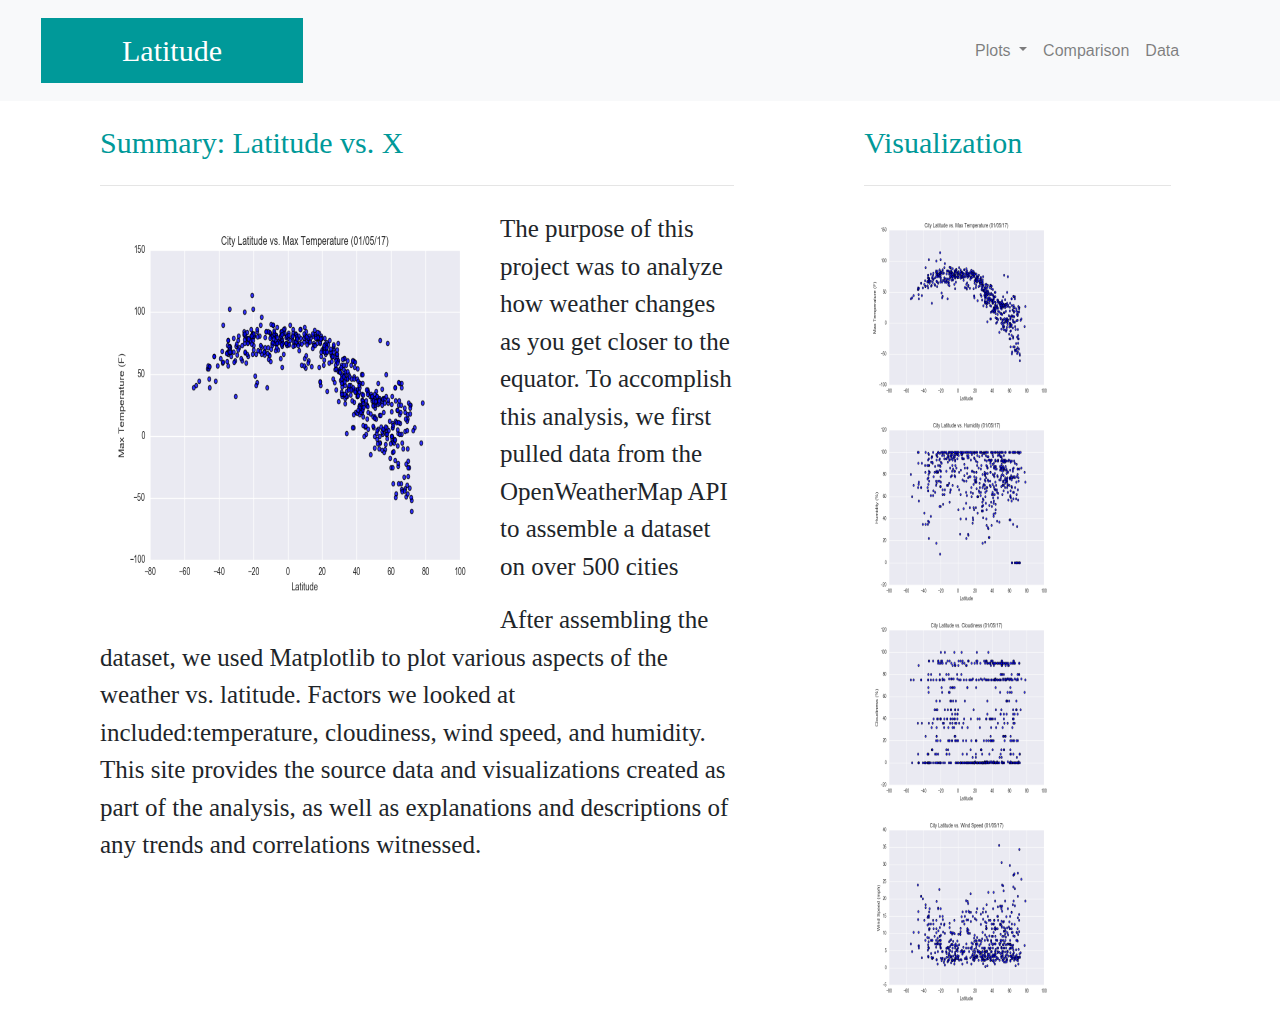
<file: index.html>
<!DOCTYPE html>
<html lang="en">

<head>
  <meta charset="UTF-8">
  <title>Web Visualization Dashboard</title>

  <link rel="stylesheet" href="https://stackpath.bootstrapcdn.com/bootstrap/4.3.1/css/bootstrap.min.css" integrity="sha384-ggOyR0iXCbMQv3Xipma34MD+dH/1fQ784/j6cY/iJTQUOhcWr7x9JvoRxT2MZw1T" crossorigin="anonymous">

  <script src="https://code.jquery.com/jquery-3.3.1.slim.min.js" integrity="sha384-q8i/X+965DzO0rT7abK41JStQIAqVgRVzpbzo5smXKp4YfRvH+8abtTE1Pi6jizo" crossorigin="anonymous"></script>
  <script src="https://cdnjs.cloudflare.com/ajax/libs/popper.js/1.14.7/umd/popper.min.js" integrity="sha384-UO2eT0CpHqdSJQ6hJty5KVphtPhzWj9WO1clHTMGa3JDZwrnQq4sF86dIHNDz0W1" crossorigin="anonymous"></script>
  <script src="https://stackpath.bootstrapcdn.com/bootstrap/4.3.1/js/bootstrap.min.js" integrity="sha384-JjSmVgyd0p3pXB1rRibZUAYoIIy6OrQ6VrjIEaFf/nJGzIxFDsf4x0xIM+B07jRM" crossorigin="anonymous"></script>

  <link rel="stylesheet" href="style.css">
</head>

<body>

  <nav class="navbar navbar-expand-lg navbar-light bg-light">

        <div class="col-md-3">
                 <div>
                    <a class="nav-link box green" href="index.html" target="_blank">Latitude</a>
                 </div>
        </div>

        <div class="col-md-6">
        </div>

        <div class="col-md-3">
            <button class="navbar-toggler" type="button" data-toggle="collapse" data-target="#navbarSupportedContent" aria-controls="navbarSupportedContent" aria-expanded="false" aria-label="Toggle navigation">
                <span class="navbar-toggler-icon"></span>
            </button>


             <div class="collapse navbar-collapse" id="navbarSupportedContent">
                <ul class="navbar-nav mr-auto">

                    <li class="nav-item dropdown">
                        <a class="nav-link dropdown-toggle" href="#" id="navbarDropdown" role="button" data-toggle="dropdown" aria-haspopup="true" aria-expanded="false">
                            Plots
                        </a>

                        <div class="dropdown-menu" aria-labelledby="navbarDropdown">
                            <a class="dropdown-item" href="maxtemp.html" target="_blank">Max Temperature</a>
                            <a class="dropdown-item" href="humidity.html" target="_blank">Humidity</a>
                            <a class="dropdown-item" href="cloudiness.html" target="_blank">Cloudiness</a>
                            <a class="dropdown-item" href="windspeed.html" target="_blank">Wind Speed</a>
                        </div>
                    </li>

                    <li class="nav-item">
                        <a class="nav-link" href="comparison.html" target="_blank">Comparison</a>
                    </li>
                    <li class="nav-item">
                        <a class="nav-link" href="data.html" target="_blank">Data</a>
                    </li>

                </ul>

                </div>
            </div>

    </nav>
    <br>

    <div class="row">
        <div class="col-md-7">
            <div class="jumbotron box1 white">
                <h1 class="display-4 box2">Summary: Latitude vs. X</h1>
                <hr class="my-4">
                <img src="assets/images/Fig1.png" alt="Fig1" style="float:left;width:400px;height:400px;">
                <p class = "box3"> The purpose of this project was to analyze how weather changes as you get closer to the equator. To accomplish this analysis, we first pulled data from the OpenWeatherMap API to assemble a dataset on over 500 cities</p>
                <p class = "box3">After assembling the dataset, we used Matplotlib to plot various aspects of the weather vs. latitude. Factors we looked at included:temperature, cloudiness, wind speed, and humidity. This site provides the source data and visualizations created as part of the analysis, as well as explanations and descriptions of any trends and correlations witnessed.</p>
            </div>
        </div>

        <div class="col-md-4">
                <div class="jumbotron box1 white">
                    <h1 class="display-4 box2">Visualization</h1>
                    <hr class="my-4">
                    <a href="maxtemp.html">
                        <img src="assets/images/Fig1.png" alt="Fig1" style="float:left;width:200px;height:200px;">
                    </a>
                    <a href="humidity.html">
                        <img src="assets/images/Fig2.png" alt="Fig2" style="float:left;width:200px;height:200px;">
                    </a>
                    <a href="cloudiness.html">
                        <img src="assets/images/Fig3.png" alt="Fig3" style="float:left;width:200px;height:200px;">
                    </a>
                    <a href="windspeed.html">
                        <img src="assets/images/Fig4.png" alt="Fig4" style="float:left;width:200px;height:200px;">
                    </a>
                </div>
            </div>

</body>

</html>
</file>
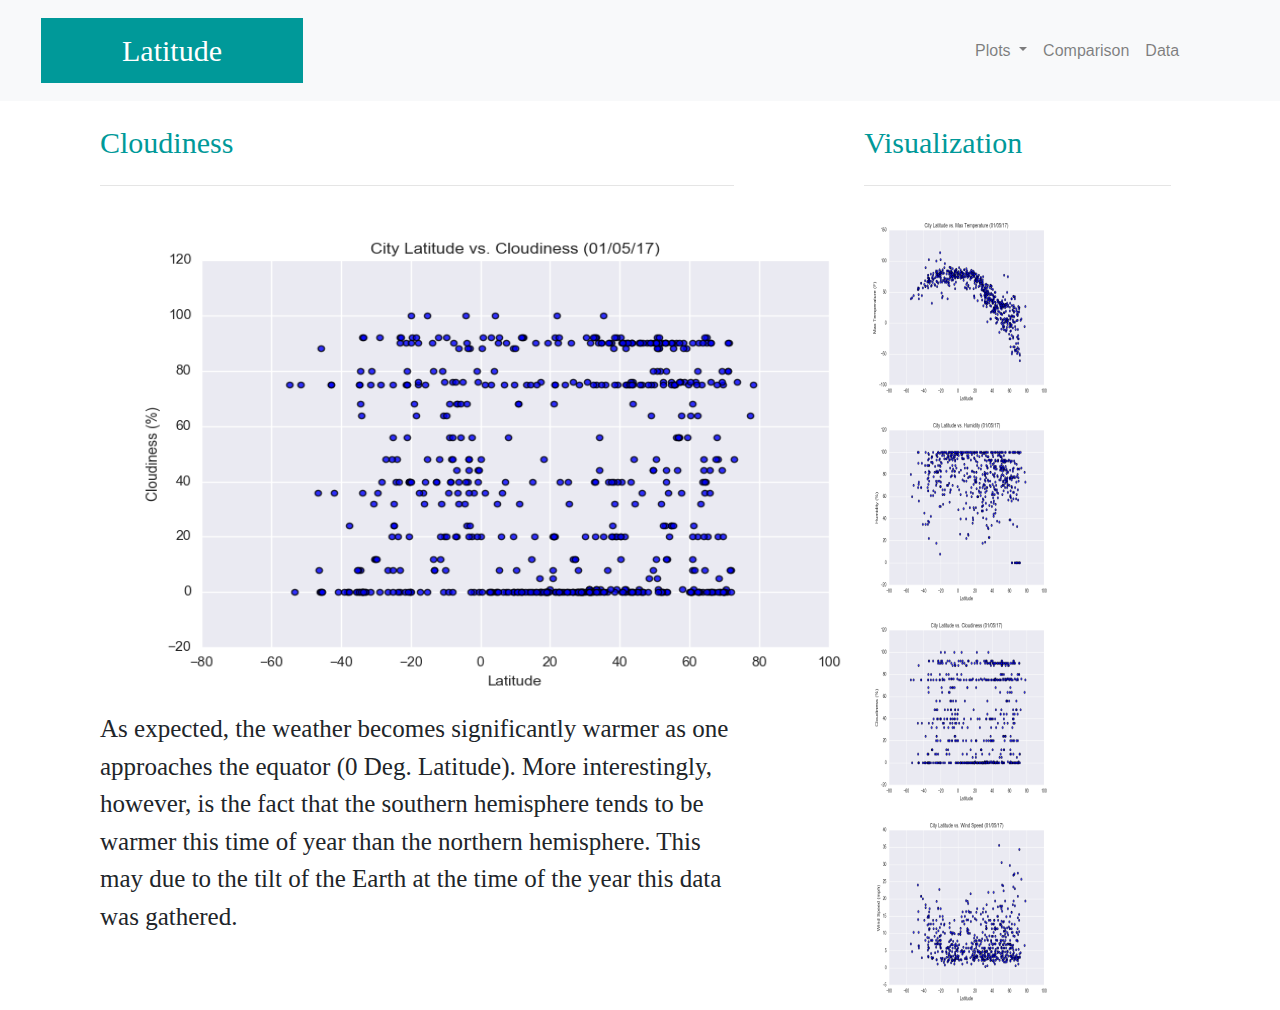
<file: cloudiness.html>
<!DOCTYPE html>
<html lang="en">

<head>
  <meta charset="UTF-8">
  <title>Cloudiness</title>

  <link rel="stylesheet" href="https://stackpath.bootstrapcdn.com/bootstrap/4.3.1/css/bootstrap.min.css" integrity="sha384-ggOyR0iXCbMQv3Xipma34MD+dH/1fQ784/j6cY/iJTQUOhcWr7x9JvoRxT2MZw1T" crossorigin="anonymous">

  <script src="https://code.jquery.com/jquery-3.3.1.slim.min.js" integrity="sha384-q8i/X+965DzO0rT7abK41JStQIAqVgRVzpbzo5smXKp4YfRvH+8abtTE1Pi6jizo" crossorigin="anonymous"></script>
  <script src="https://cdnjs.cloudflare.com/ajax/libs/popper.js/1.14.7/umd/popper.min.js" integrity="sha384-UO2eT0CpHqdSJQ6hJty5KVphtPhzWj9WO1clHTMGa3JDZwrnQq4sF86dIHNDz0W1" crossorigin="anonymous"></script>
  <script src="https://stackpath.bootstrapcdn.com/bootstrap/4.3.1/js/bootstrap.min.js" integrity="sha384-JjSmVgyd0p3pXB1rRibZUAYoIIy6OrQ6VrjIEaFf/nJGzIxFDsf4x0xIM+B07jRM" crossorigin="anonymous"></script>

  <link rel="stylesheet" href="style.css">
</head>

<body>

  <nav class="navbar navbar-expand-lg navbar-light bg-light">

        <div class="col-md-3">
                 <div>
                    <a class="nav-link box green" href="index.html" target="_blank">Latitude</a>
                 </div>
        </div>

        <div class="col-md-6">
        </div>

        <div class="col-md-3">
            <button class="navbar-toggler" type="button" data-toggle="collapse" data-target="#navbarSupportedContent" aria-controls="navbarSupportedContent" aria-expanded="false" aria-label="Toggle navigation">
                <span class="navbar-toggler-icon"></span>
            </button>


             <div class="collapse navbar-collapse" id="navbarSupportedContent">
                <ul class="navbar-nav mr-auto">

                    <li class="nav-item dropdown">
                        <a class="nav-link dropdown-toggle" href="#" id="navbarDropdown" role="button" data-toggle="dropdown" aria-haspopup="true" aria-expanded="false">
                            Plots
                        </a>

                        <div class="dropdown-menu" aria-labelledby="navbarDropdown">
                            <a class="dropdown-item" href="maxtemp.html" target="_blank">Max Temperature</a>
                            <a class="dropdown-item" href="humidity.html" target="_blank">Humidity</a>
                            <a class="dropdown-item" href="cloudiness.html" target="_blank">Cloudiness</a>
                            <a class="dropdown-item" href="windspeed.html" target="_blank">Wind Speed</a>
                        </div>
                    </li>

                    <li class="nav-item">
                        <a class="nav-link" href="comparison.html" target="_blank">Comparison</a>
                    </li>
                    <li class="nav-item">
                        <a class="nav-link" href="data.html" target="_blank">Data</a>
                    </li>

                </ul>

                </div>
            </div>

    </nav>
    <br>

    <div class="row">
        <div class="col-md-7">
            <div class="jumbotron box1 white">
                <h1 class="display-4 box2">Cloudiness</h1>
                <hr class="my-4">
                <img src="assets/images/Fig3.png" alt="Fig3" style="width:810px;height:500px;">
                <p class = "box3"> As expected, the weather becomes significantly warmer as one approaches the equator (0 Deg. Latitude). More interestingly, however, is the fact that the southern hemisphere tends to be warmer this time of year than the northern hemisphere. This may due to the tilt of the Earth at the time of the year this data was gathered.</p>
            </div>
        </div>

        <div class="col-md-4">
            <div class="jumbotron box1 white">
                <h1 class="display-4 box2">Visualization</h1>
                <hr class="my-4">
                <a href="maxtemp.html">
                    <img src="assets/images/Fig1.png" alt="Fig1" style="float:left;width:200px;height:200px;">
                </a>
                <a href="humidity.html">
                    <img src="assets/images/Fig2.png" alt="Fig2" style="float:left;width:200px;height:200px;">
                </a>
                <a href="cloudiness.html">
                    <img src="assets/images/Fig3.png" alt="Fig3" style="float:left;width:200px;height:200px;">
                </a>
                <a href="windspeed.html">
                    <img src="assets/images/Fig4.png" alt="Fig4" style="float:left;width:200px;height:200px;">
                </a>
            </div>
        </div>

</body>

</html>
</file>
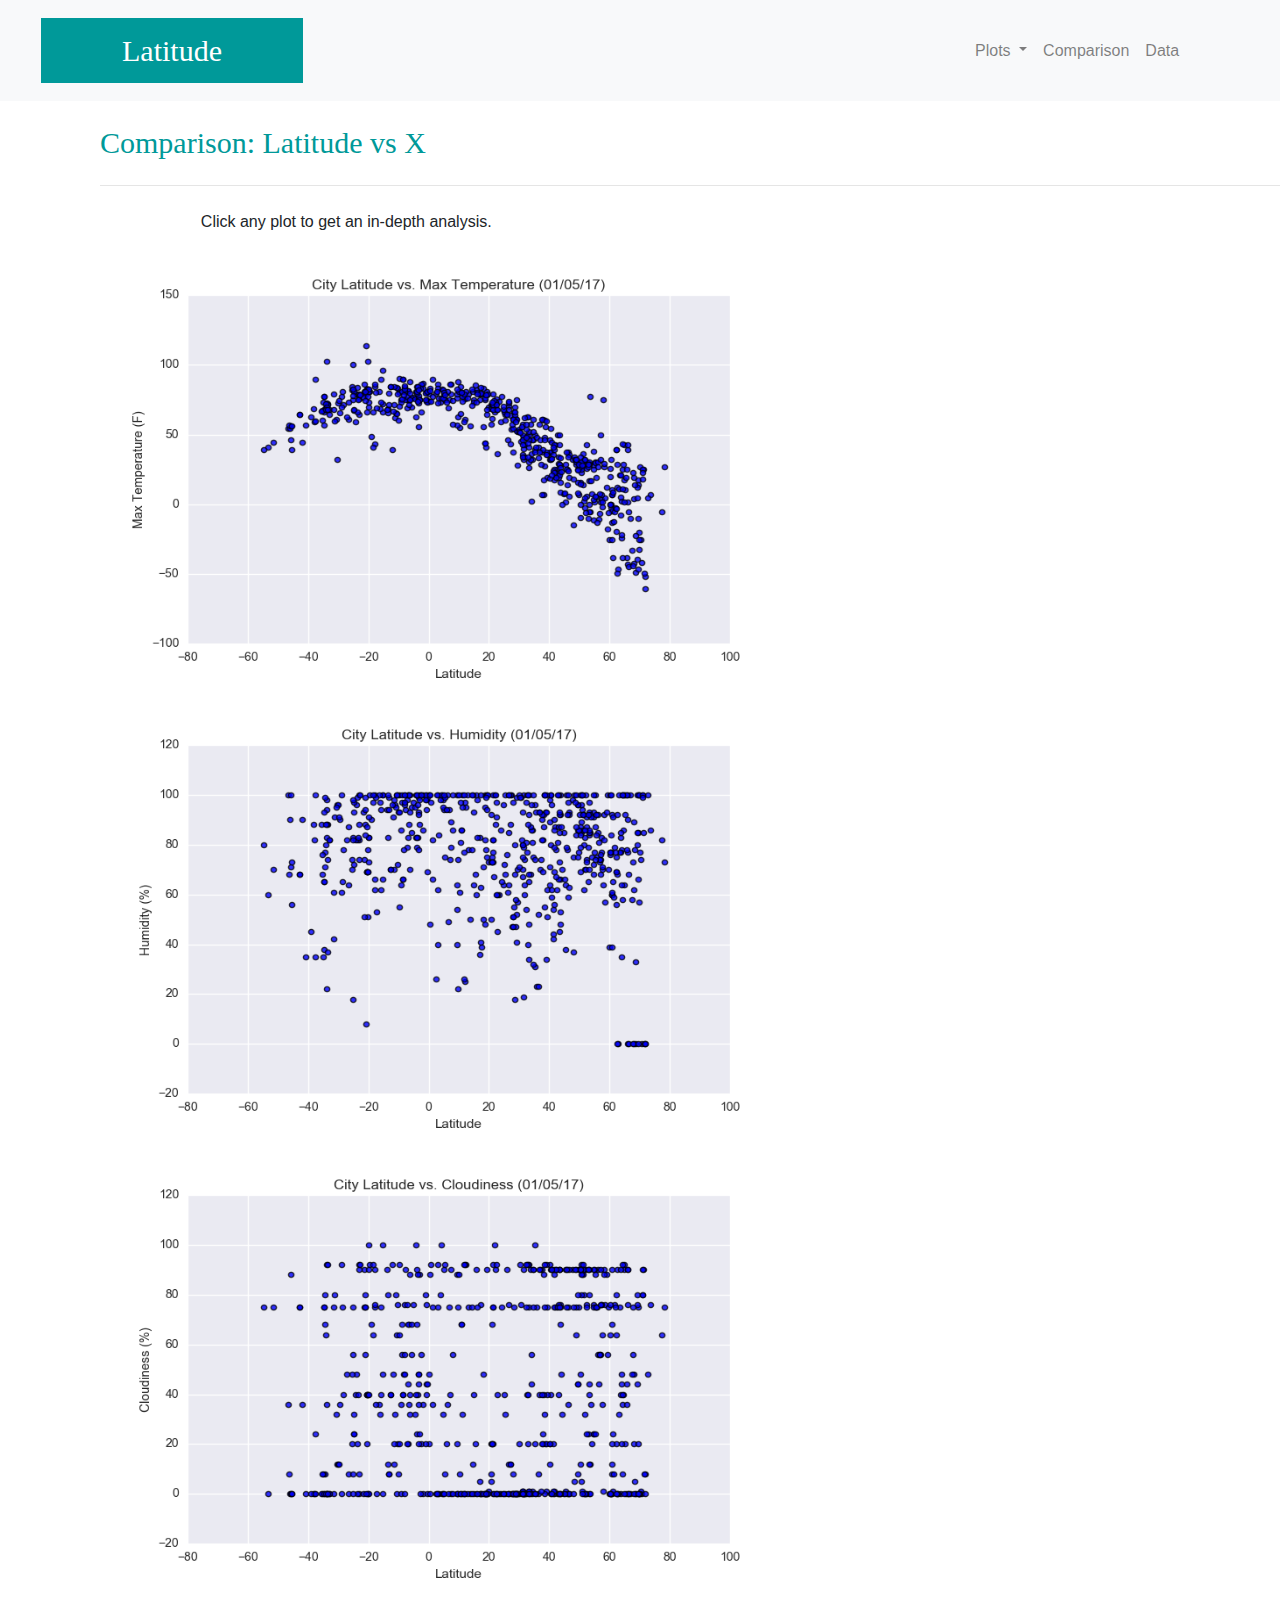
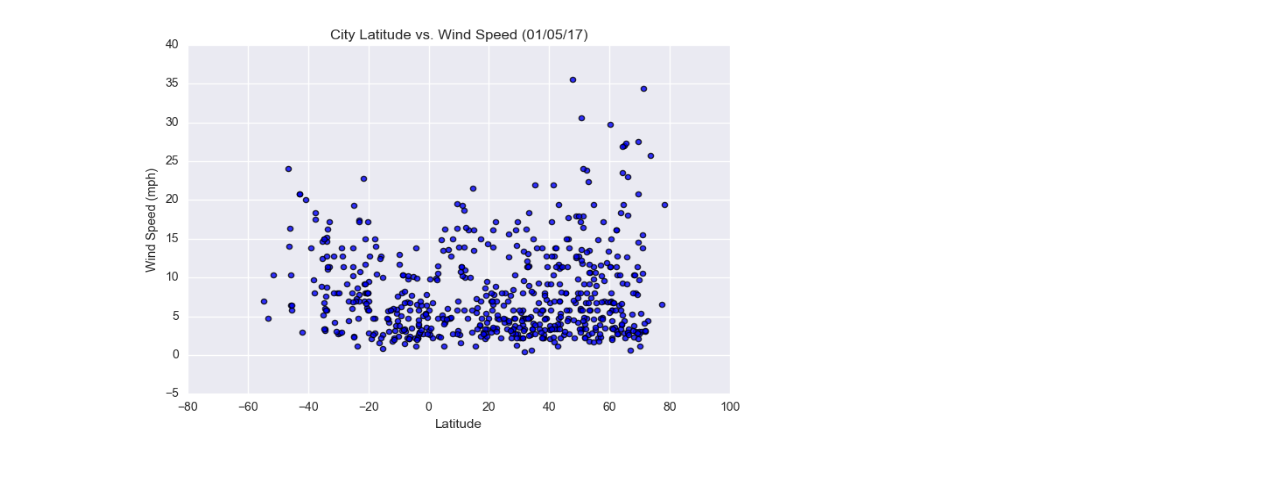
<file: comparison.html>
<!DOCTYPE html>
<html lang="en">

<head>
  <meta charset="UTF-8">
  <title>Comparison</title>

  <link rel="stylesheet" href="https://stackpath.bootstrapcdn.com/bootstrap/4.3.1/css/bootstrap.min.css" integrity="sha384-ggOyR0iXCbMQv3Xipma34MD+dH/1fQ784/j6cY/iJTQUOhcWr7x9JvoRxT2MZw1T" crossorigin="anonymous">

  <script src="https://code.jquery.com/jquery-3.3.1.slim.min.js" integrity="sha384-q8i/X+965DzO0rT7abK41JStQIAqVgRVzpbzo5smXKp4YfRvH+8abtTE1Pi6jizo" crossorigin="anonymous"></script>
  <script src="https://cdnjs.cloudflare.com/ajax/libs/popper.js/1.14.7/umd/popper.min.js" integrity="sha384-UO2eT0CpHqdSJQ6hJty5KVphtPhzWj9WO1clHTMGa3JDZwrnQq4sF86dIHNDz0W1" crossorigin="anonymous"></script>
  <script src="https://stackpath.bootstrapcdn.com/bootstrap/4.3.1/js/bootstrap.min.js" integrity="sha384-JjSmVgyd0p3pXB1rRibZUAYoIIy6OrQ6VrjIEaFf/nJGzIxFDsf4x0xIM+B07jRM" crossorigin="anonymous"></script>

  <link rel="stylesheet" href="style.css">
</head>

<body>

  <nav class="navbar navbar-expand-lg navbar-light bg-light">

        <div class="col-md-3">
                 <div>
                    <a class="nav-link box green" href="index.html" target="_blank">Latitude</a>
                 </div>
        </div>

        <div class="col-md-6">
        </div>

        <div class="col-md-3">
            <button class="navbar-toggler" type="button" data-toggle="collapse" data-target="#navbarSupportedContent" aria-controls="navbarSupportedContent" aria-expanded="false" aria-label="Toggle navigation">
                <span class="navbar-toggler-icon"></span>
            </button>


             <div class="collapse navbar-collapse" id="navbarSupportedContent">
                <ul class="navbar-nav mr-auto">

                    <li class="nav-item dropdown">
                        <a class="nav-link dropdown-toggle" href="#" id="navbarDropdown" role="button" data-toggle="dropdown" aria-haspopup="true" aria-expanded="false">
                            Plots
                        </a>

                        <div class="dropdown-menu" aria-labelledby="navbarDropdown">
                            <a class="dropdown-item" href="maxtemp.html" target="_blank">Max Temperature</a>
                            <a class="dropdown-item" href="humidity.html" target="_blank">Humidity</a>
                            <a class="dropdown-item" href="cloudiness.html" target="_blank">Cloudiness</a>
                            <a class="dropdown-item" href="windspeed.html" target="_blank">Wind Speed</a>
                        </div>
                    </li>

                    <li class="nav-item">
                        <a class="nav-link" href="comparison.html" target="_blank">Comparison</a>
                    </li>
                    <li class="nav-item">
                        <a class="nav-link" href="data.html" target="_blank">Data</a>
                    </li>

                </ul>

                </div>
            </div>

    </nav>
    <br>

    <div class="row">

        <div class="col-md-12">
            <div class="jumbotron box1 white">
                <h1 class="display-4 box2">Comparison: Latitude vs X</h1>
                <hr class="my-4">
                <div class="row">
                        <div class="col-md-12 offset-1">
                            <p>Click any plot to get an in-depth analysis.</p>
                        </div>
                    </div>
                
                <a href="maxtemp.html">
                    <img src="assets/images/Fig1.png" alt="vs. Max Temperature" style="width:700px;height:450px;">
                </a>
                <a href="humidity.html">
                    <img src="assets/images/Fig2.png" alt="Fig2" style="width:700px;height:450px;">
                </a>
                <a href="cloudiness.html">
                    <img src="assets/images/Fig3.png" alt="Fig3" style="width:700px;height:450px;">
                </a>
                <a href="windspeed.html">
                    <img src="assets/images/Fig4.png" alt="Fig4" style="width:700px;height:450px;">
                </a>
            </div>
        </div>

</body>

</html>
</file>
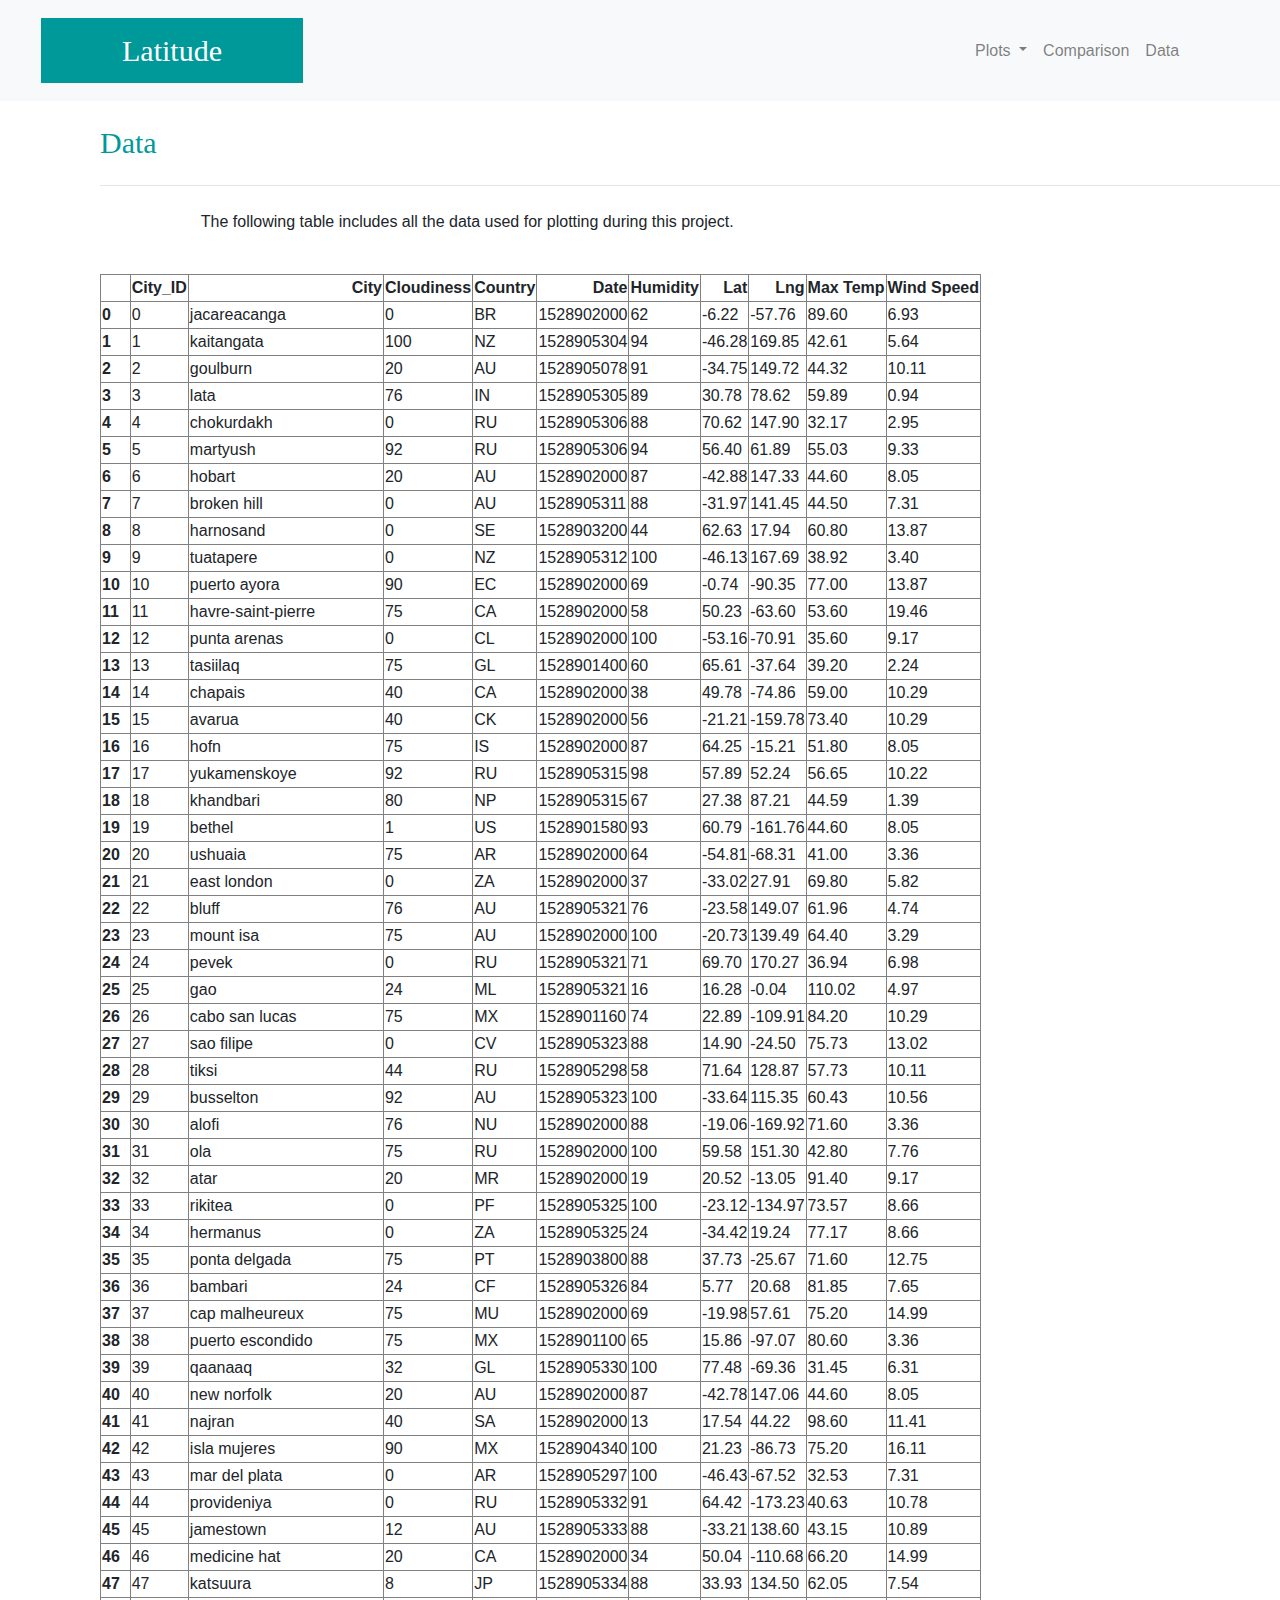
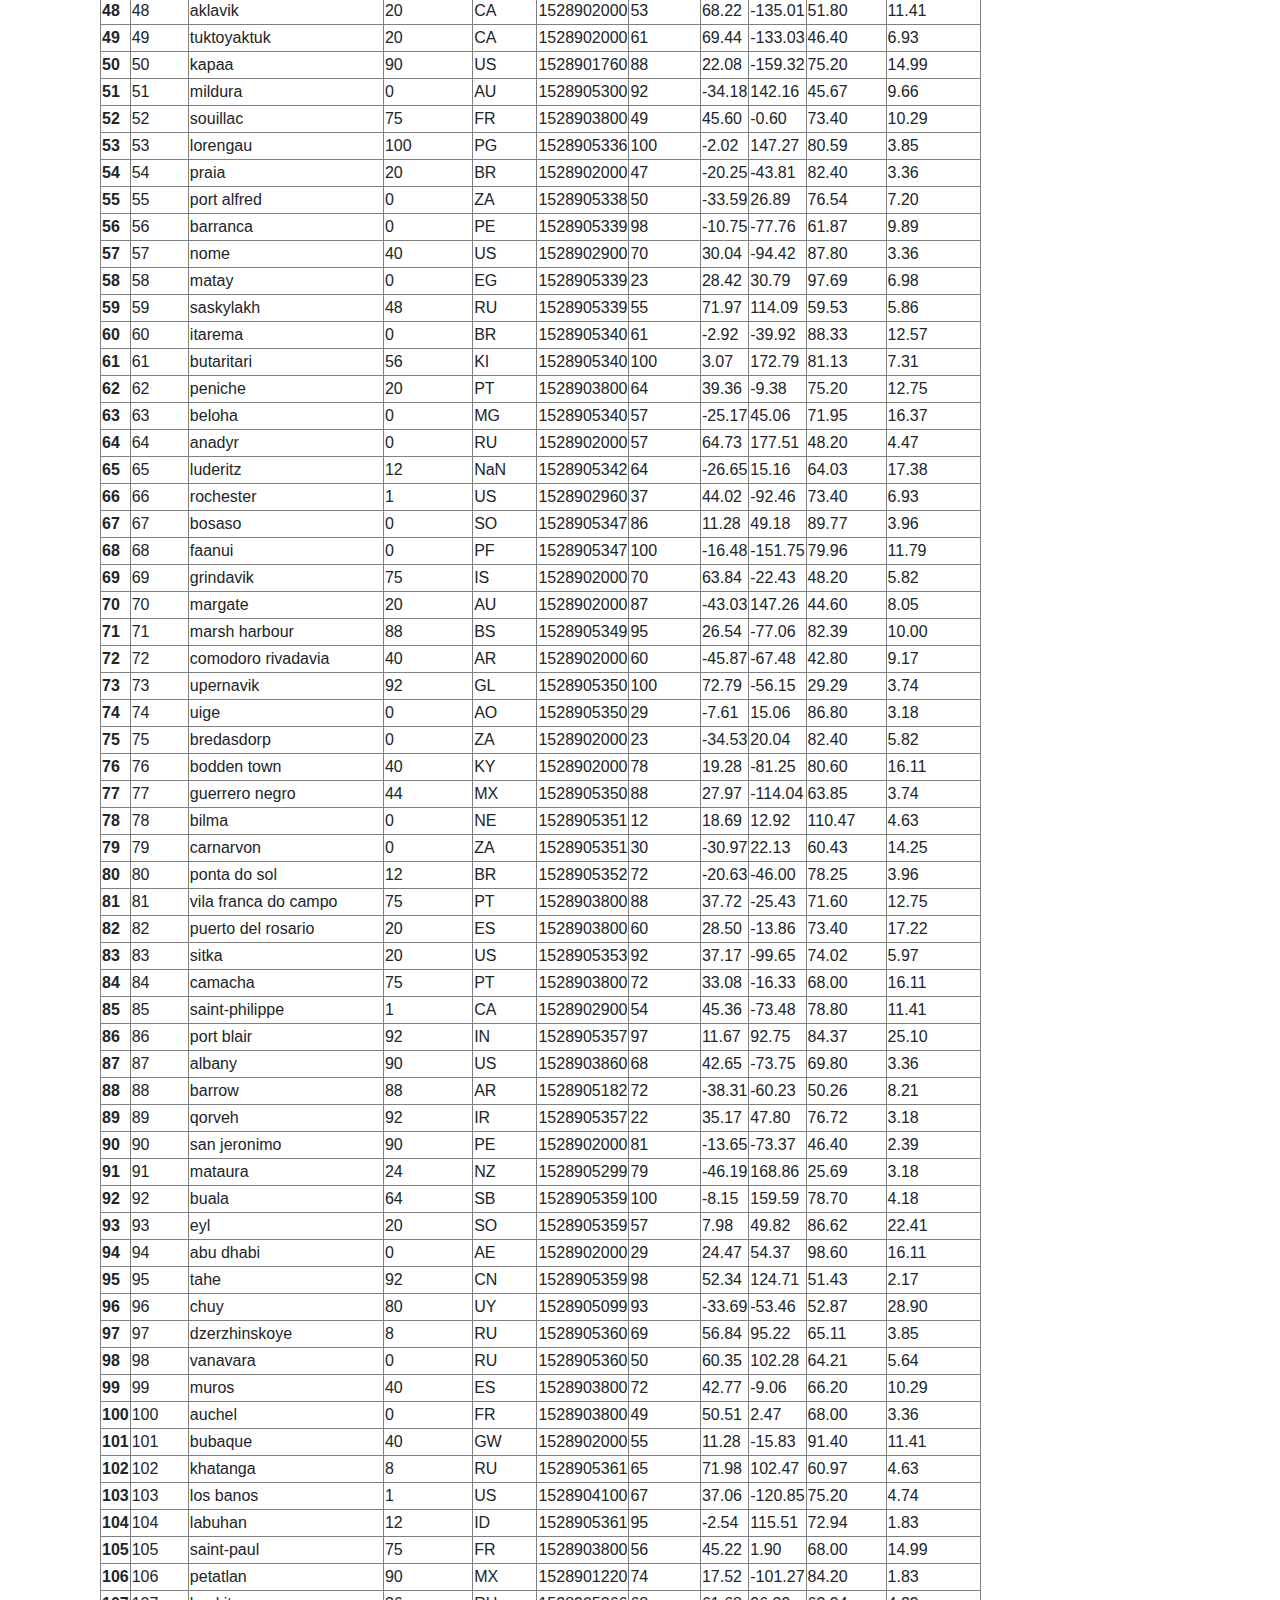
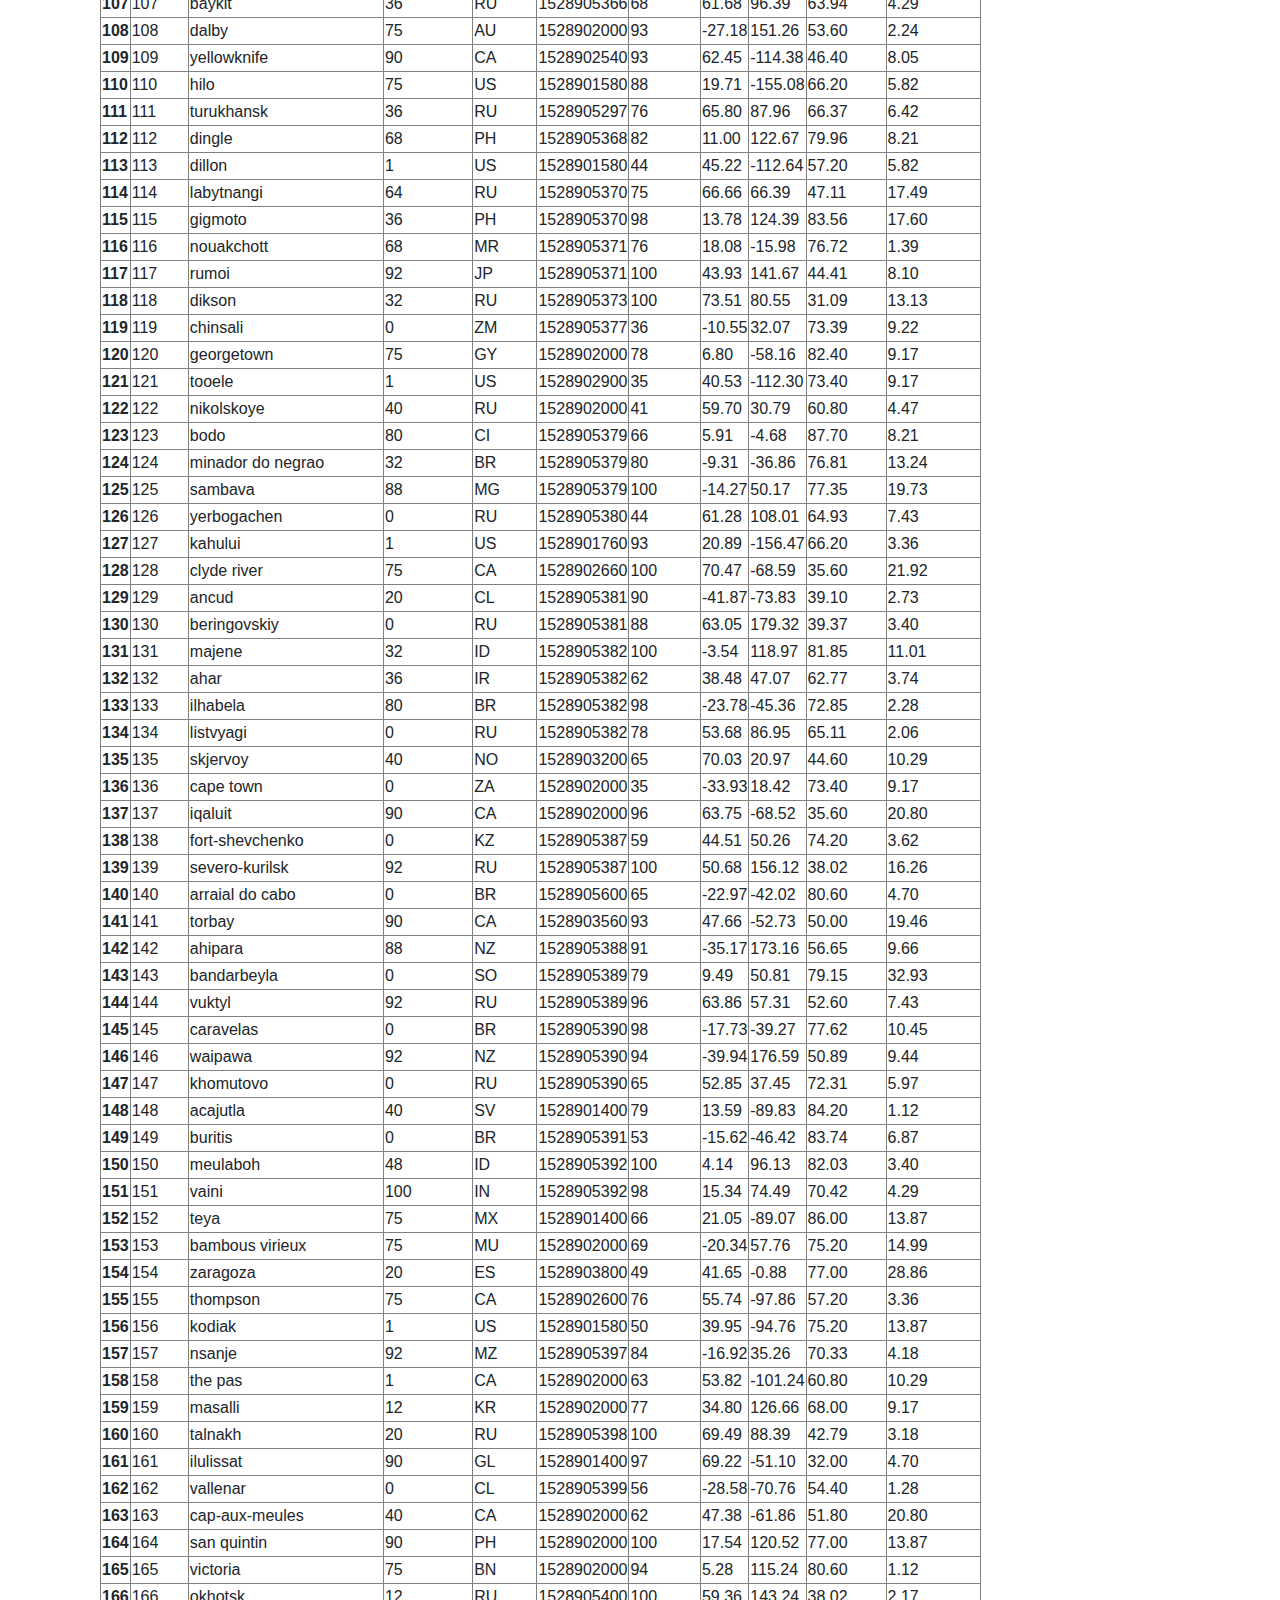
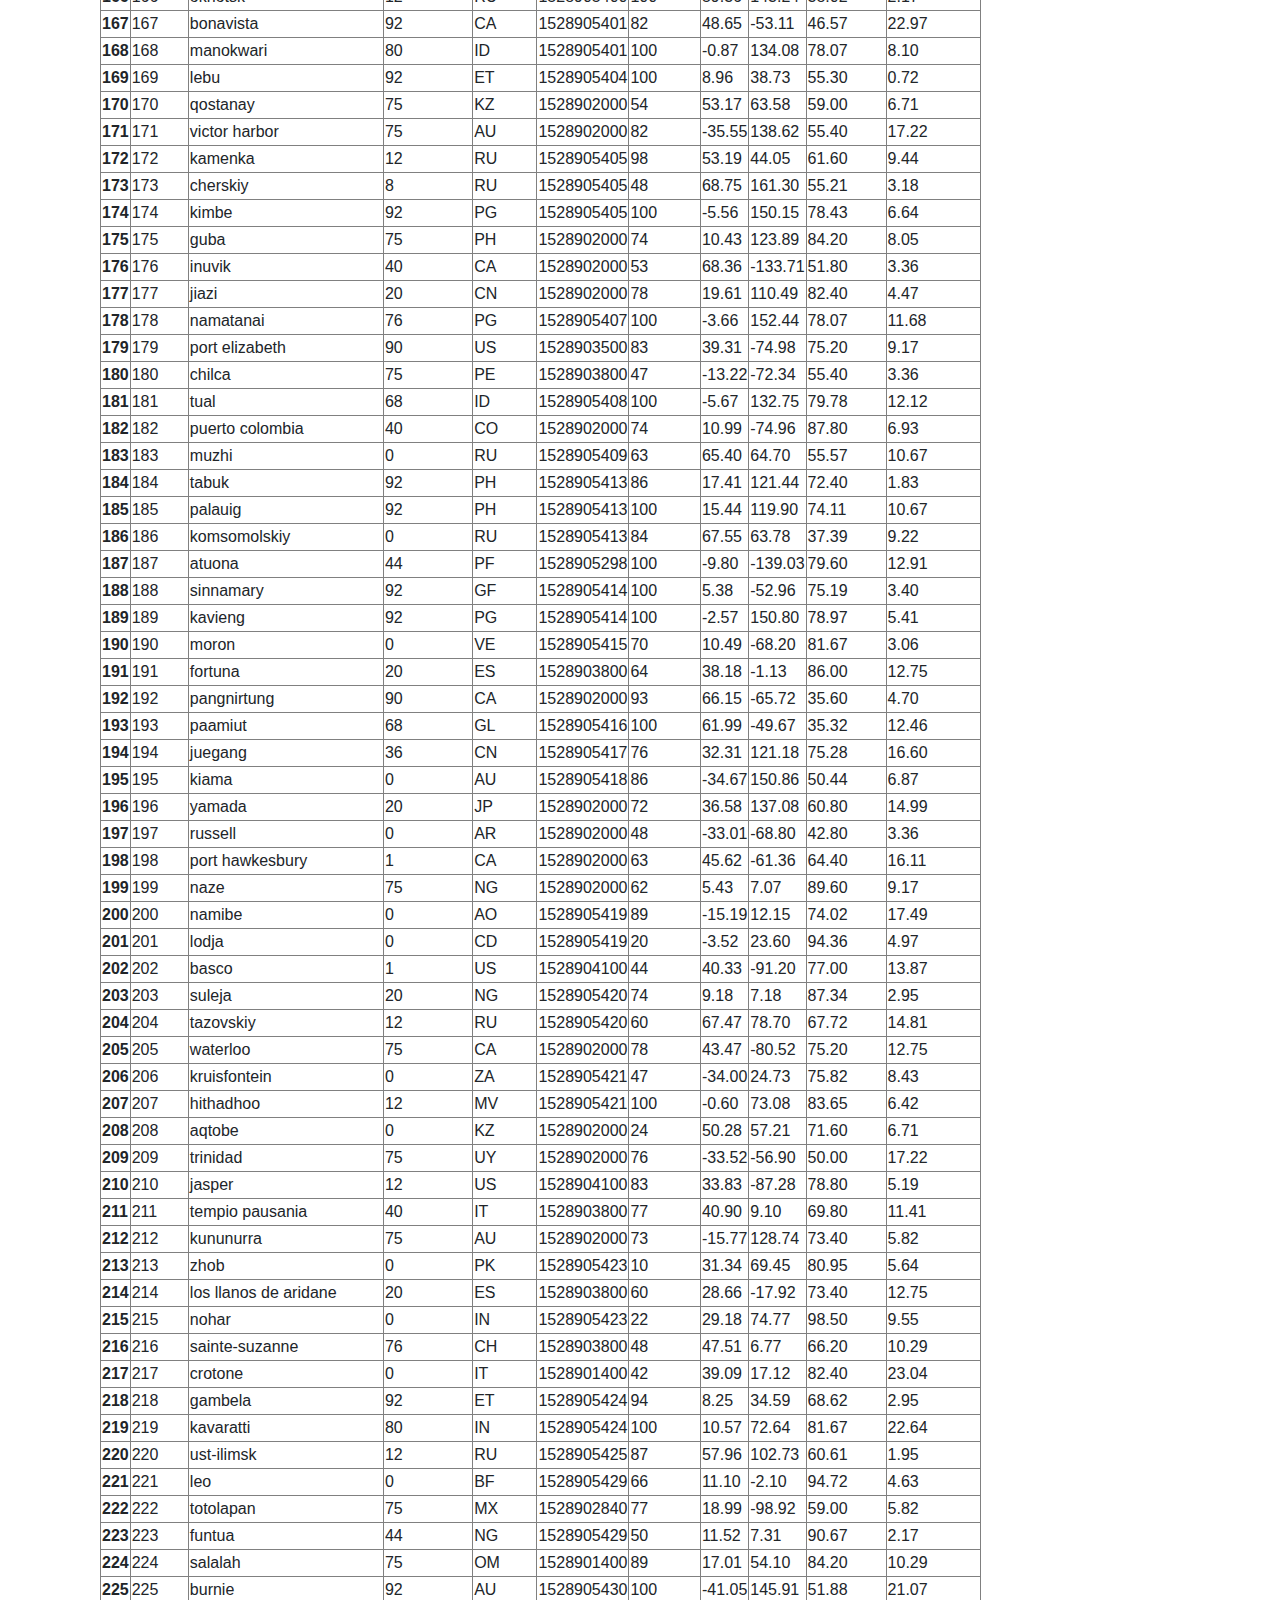
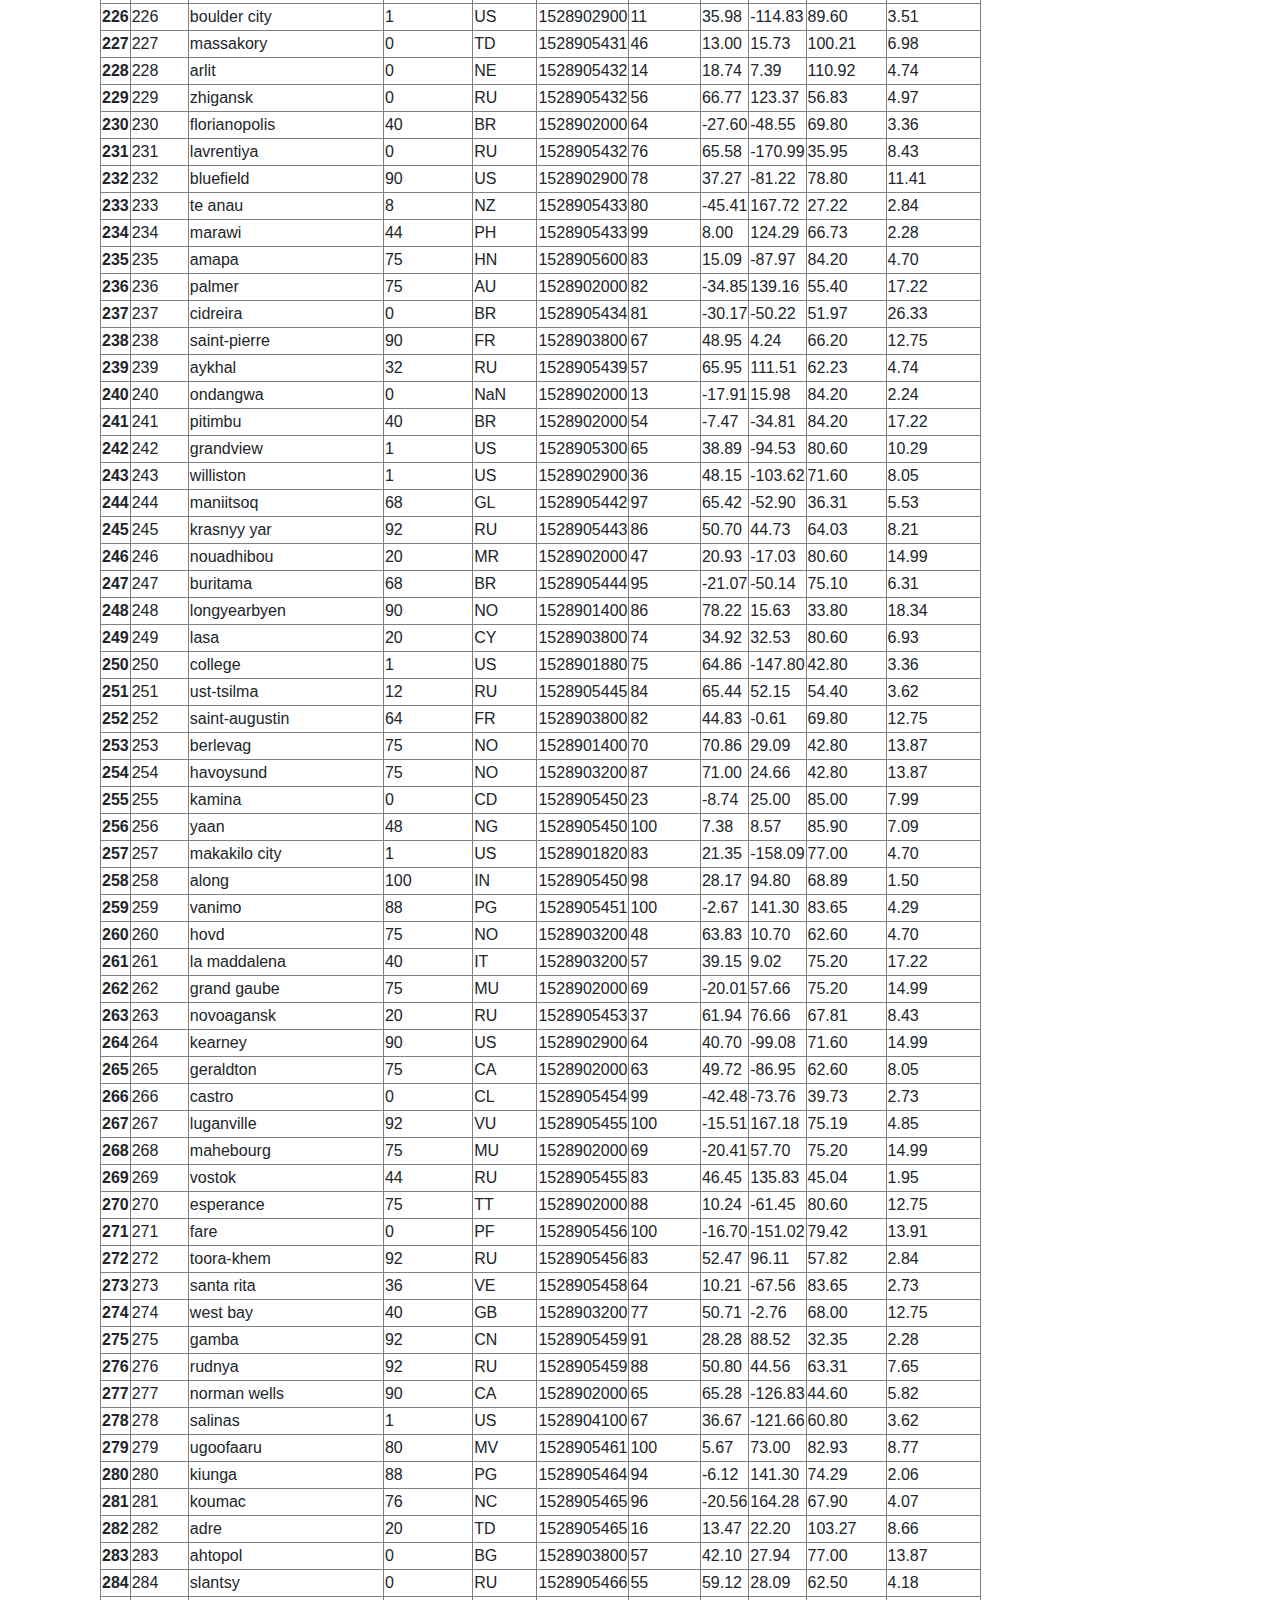
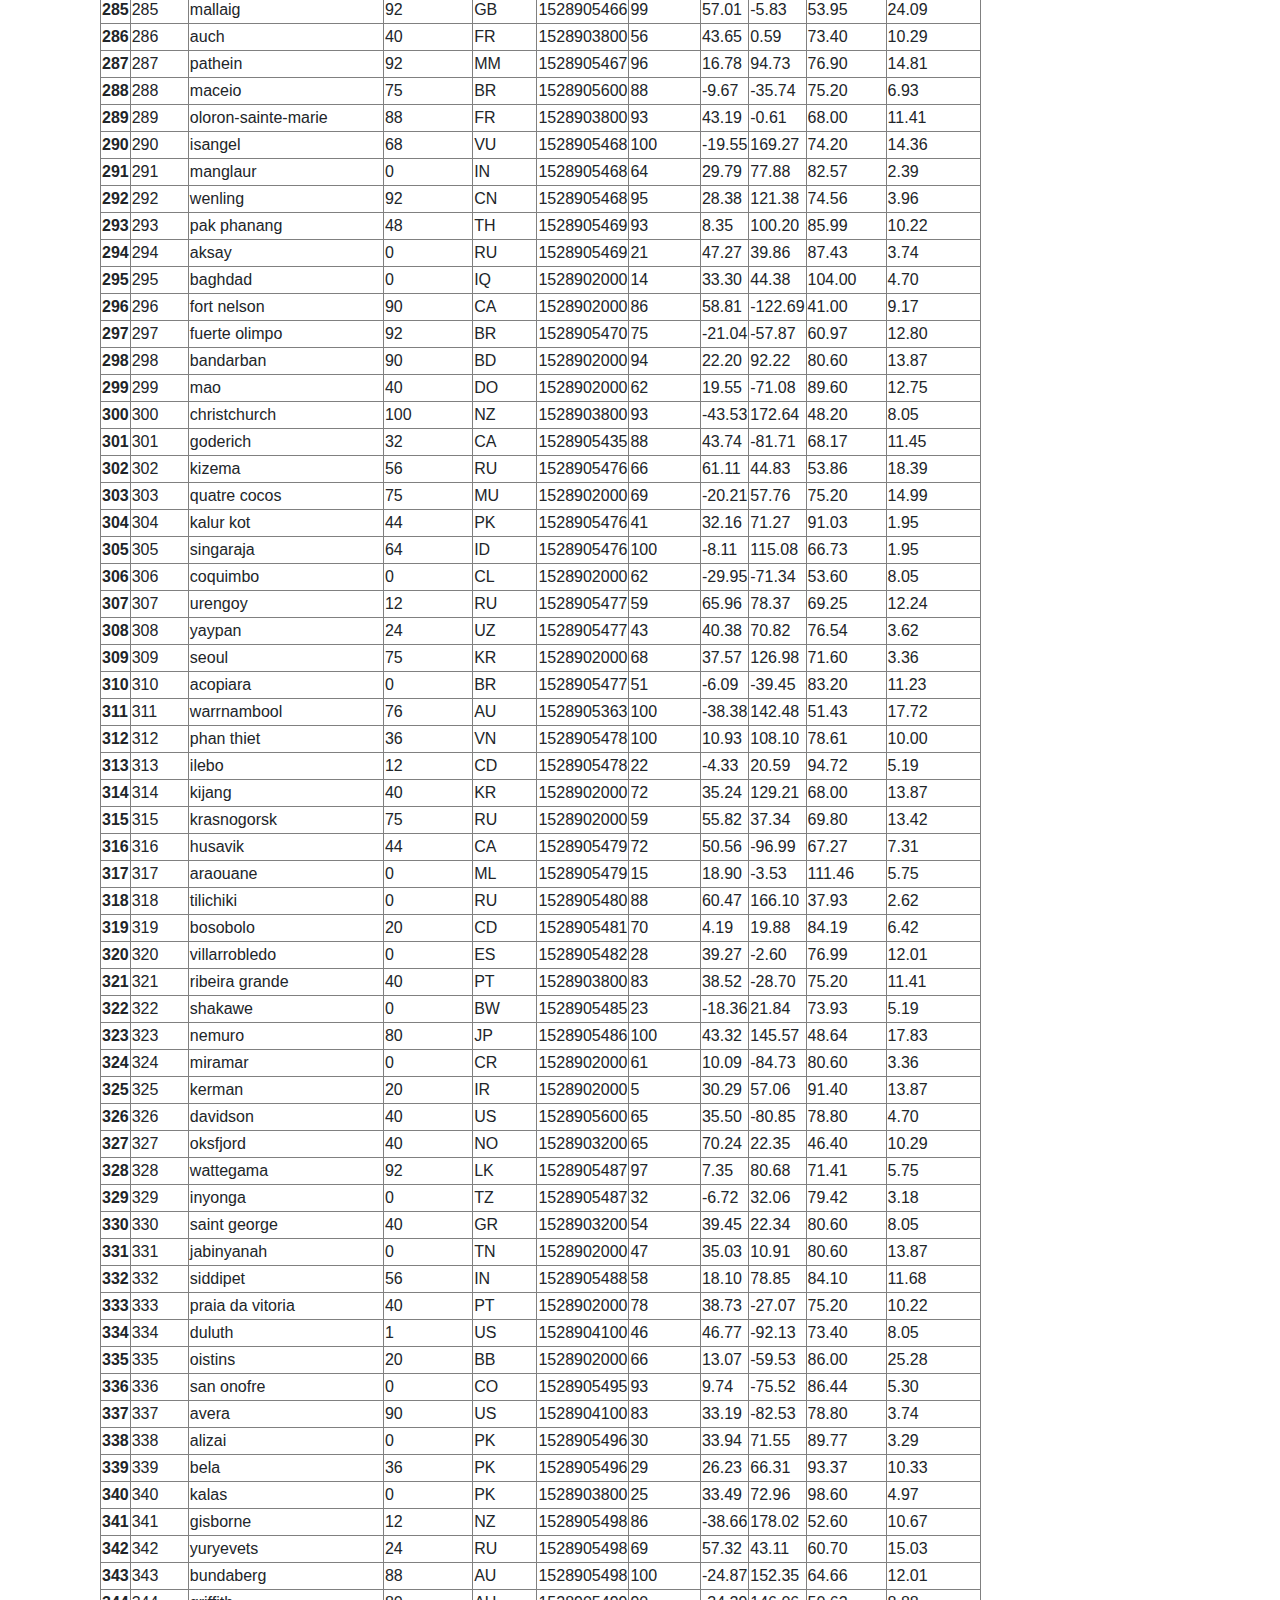
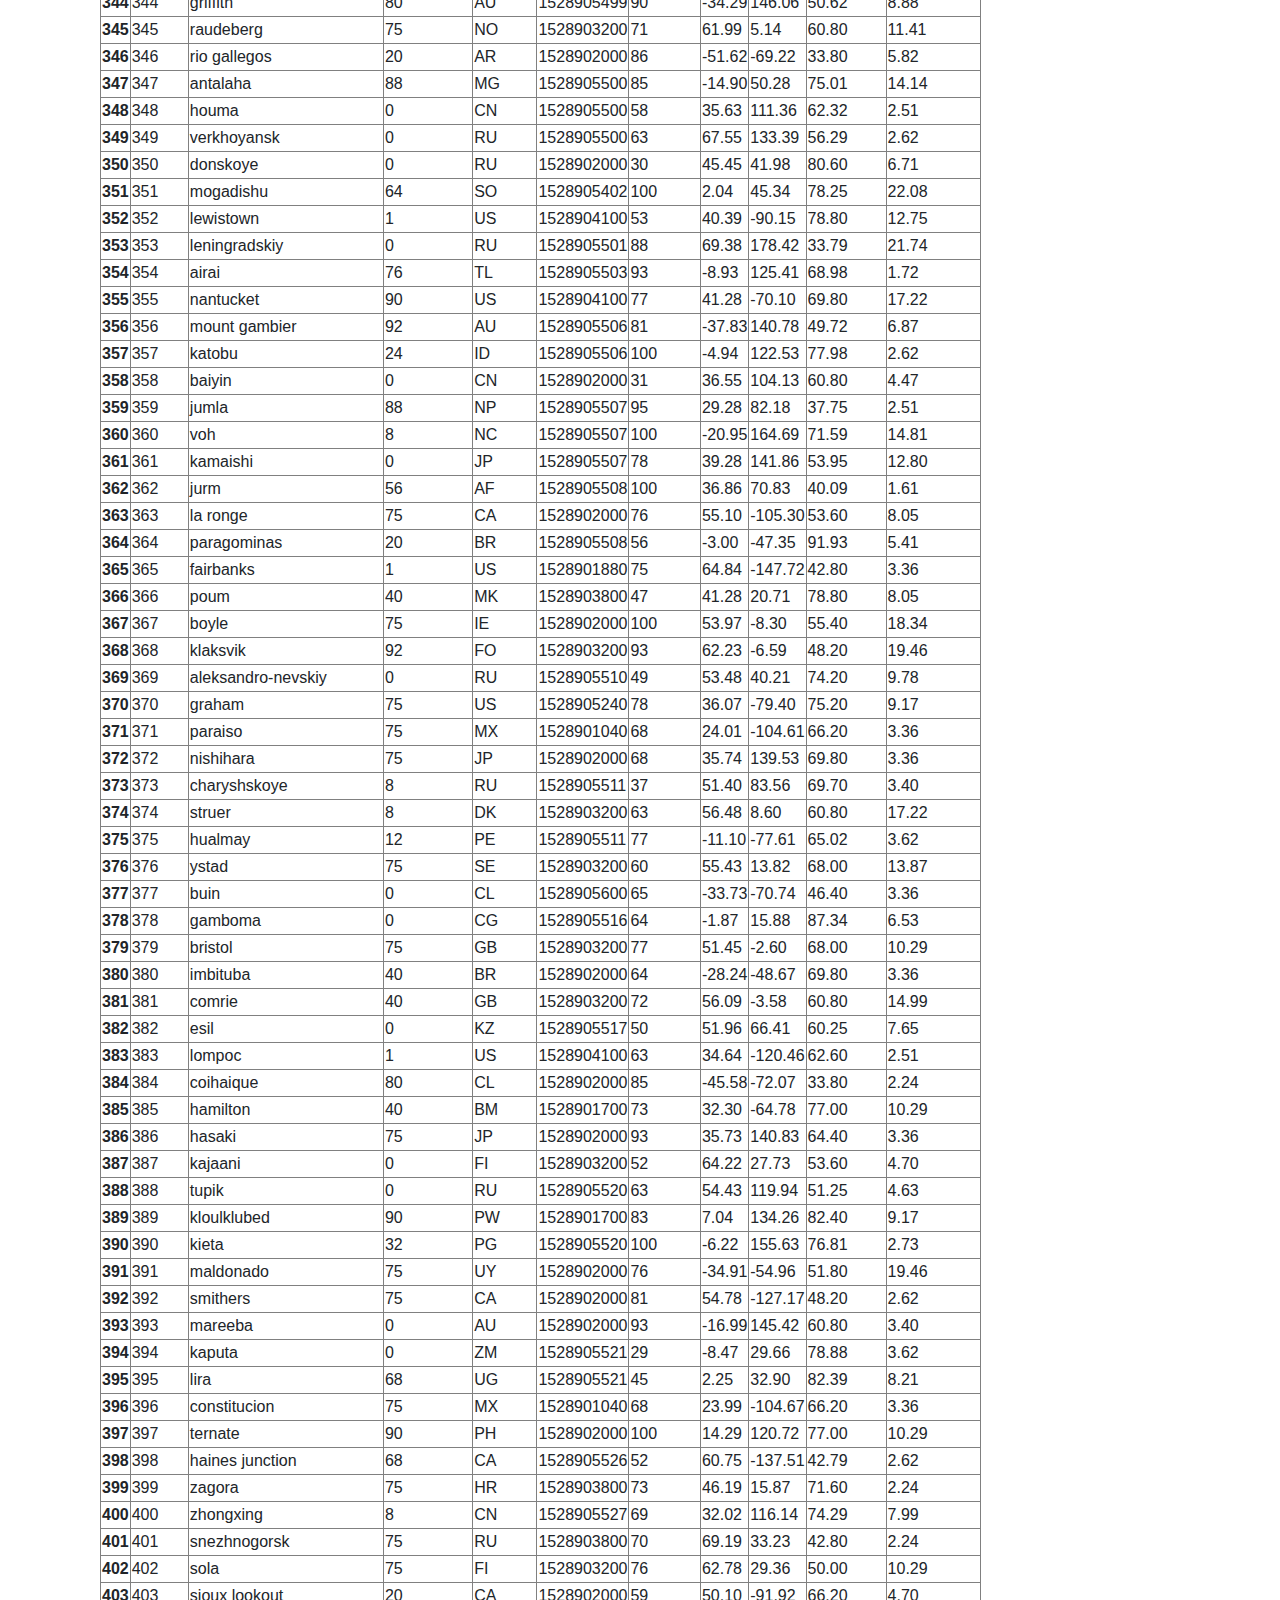
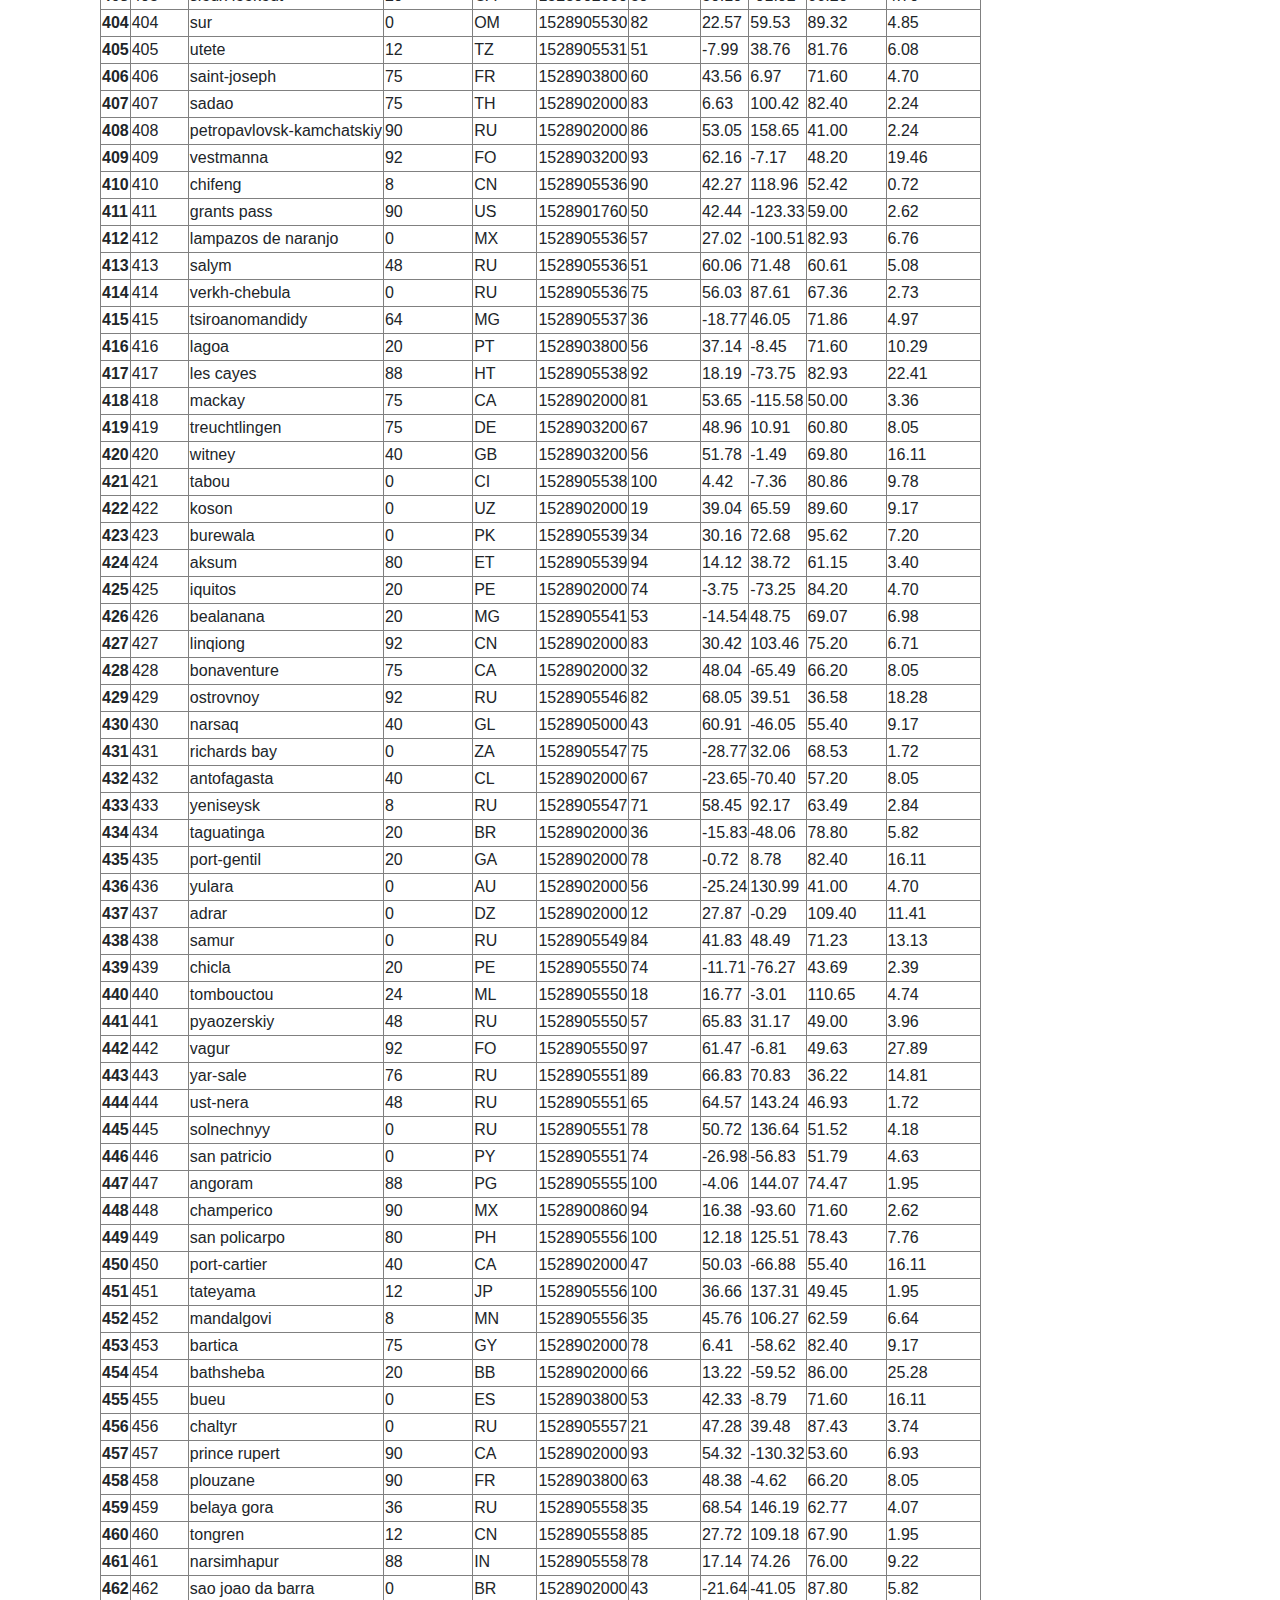
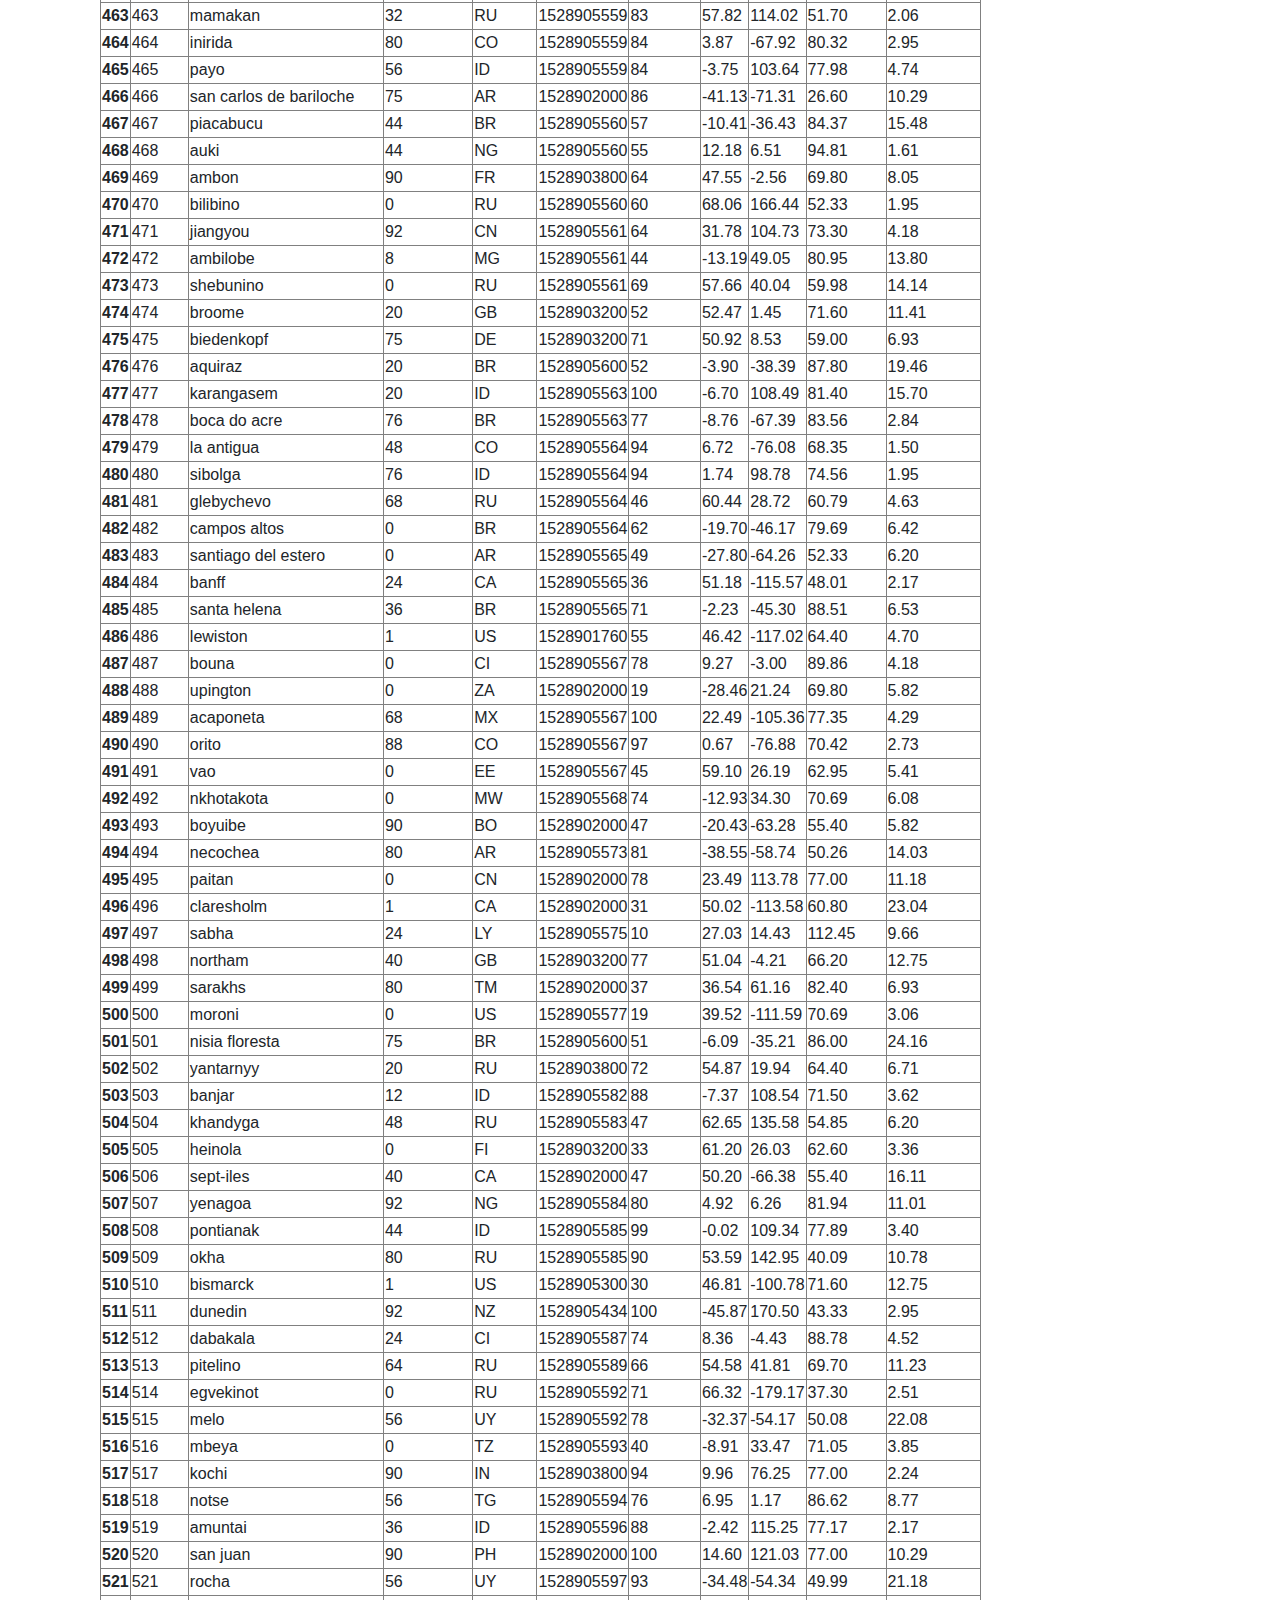
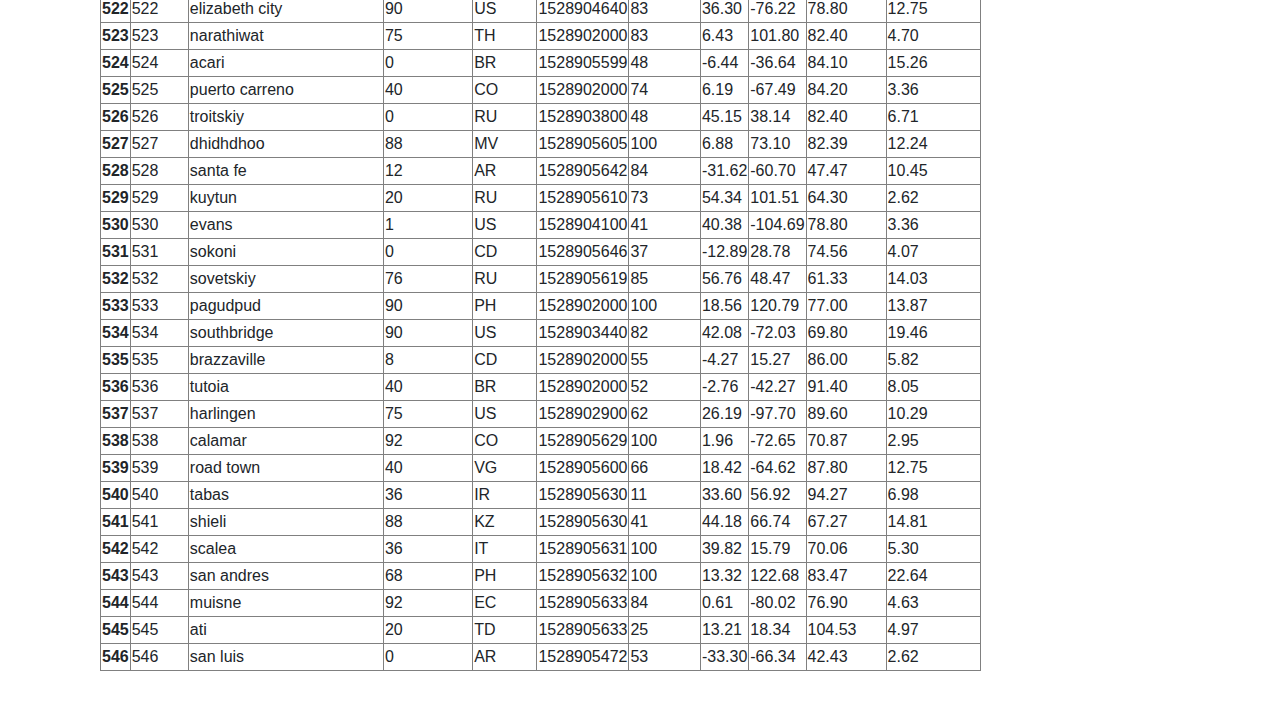
<file: data.html>
<!DOCTYPE html>
<html lang="en">

<head>
  <meta charset="UTF-8">
  <title>Data</title>

  <link rel="stylesheet" href="https://stackpath.bootstrapcdn.com/bootstrap/4.3.1/css/bootstrap.min.css" integrity="sha384-ggOyR0iXCbMQv3Xipma34MD+dH/1fQ784/j6cY/iJTQUOhcWr7x9JvoRxT2MZw1T" crossorigin="anonymous">

  <script src="https://code.jquery.com/jquery-3.3.1.slim.min.js" integrity="sha384-q8i/X+965DzO0rT7abK41JStQIAqVgRVzpbzo5smXKp4YfRvH+8abtTE1Pi6jizo" crossorigin="anonymous"></script>
  <script src="https://cdnjs.cloudflare.com/ajax/libs/popper.js/1.14.7/umd/popper.min.js" integrity="sha384-UO2eT0CpHqdSJQ6hJty5KVphtPhzWj9WO1clHTMGa3JDZwrnQq4sF86dIHNDz0W1" crossorigin="anonymous"></script>
  <script src="https://stackpath.bootstrapcdn.com/bootstrap/4.3.1/js/bootstrap.min.js" integrity="sha384-JjSmVgyd0p3pXB1rRibZUAYoIIy6OrQ6VrjIEaFf/nJGzIxFDsf4x0xIM+B07jRM" crossorigin="anonymous"></script>

  <link rel="stylesheet" href="style.css">
</head>

<body>

  <nav class="navbar navbar-expand-lg navbar-light bg-light">

        <div class="col-md-3">
                 <div>
                    <a class="nav-link box green" href="index.html" target="_blank">Latitude</a>
                 </div>
        </div>

        <div class="col-md-6">
        </div>

        <div class="col-md-3">
            <button class="navbar-toggler" type="button" data-toggle="collapse" data-target="#navbarSupportedContent" aria-controls="navbarSupportedContent" aria-expanded="false" aria-label="Toggle navigation">
                <span class="navbar-toggler-icon"></span>
            </button>


             <div class="collapse navbar-collapse" id="navbarSupportedContent">
                <ul class="navbar-nav mr-auto">

                    <li class="nav-item dropdown">
                        <a class="nav-link dropdown-toggle" href="#" id="navbarDropdown" role="button" data-toggle="dropdown" aria-haspopup="true" aria-expanded="false">
                            Plots
                        </a>

                        <div class="dropdown-menu" aria-labelledby="navbarDropdown">
                            <a class="dropdown-item" href="maxtemp.html" target="_blank">Max Temperature</a>
                            <a class="dropdown-item" href="humidity.html" target="_blank">Humidity</a>
                            <a class="dropdown-item" href="cloudiness.html" target="_blank">Cloudiness</a>
                            <a class="dropdown-item" href="windspeed.html" target="_blank">Wind Speed</a>
                        </div>
                    </li>

                    <li class="nav-item">
                        <a class="nav-link" href="comparison.html" target="_blank">Comparison</a>
                    </li>
                    <li class="nav-item">
                        <a class="nav-link" href="data.html" target="_blank">Data</a>
                    </li>

                </ul>

                </div>
            </div>

    </nav>
    <br>

    <div class="row">

        <div class="col-md-12">
            <div class="jumbotron box1 white">
                <h1 class="display-4 box2">Data</h1>
                <hr class="my-4">
                <div class="row">
                        <div class="col-md-12 offset-1">
                            <p>The following table includes all the data used for plotting during this project.</p>
                        </div>
                </div>
                <table border="1" class="dataframe my-4">
                        <thead>
                          <tr style="text-align: right;">
                            <th></th>
                            <th>City_ID</th>
                            <th>City</th>
                            <th>Cloudiness</th>
                            <th>Country</th>
                            <th>Date</th>
                            <th>Humidity</th>
                            <th>Lat</th>
                            <th>Lng</th>
                            <th>Max Temp</th>
                            <th>Wind Speed</th>
                          </tr>
                        </thead>
                        <tbody>
                          <tr>
                            <th>0</th>
                            <td>0</td>
                            <td>jacareacanga</td>
                            <td>0</td>
                            <td>BR</td>
                            <td>1528902000</td>
                            <td>62</td>
                            <td>-6.22</td>
                            <td>-57.76</td>
                            <td>89.60</td>
                            <td>6.93</td>
                          </tr>
                          <tr>
                            <th>1</th>
                            <td>1</td>
                            <td>kaitangata</td>
                            <td>100</td>
                            <td>NZ</td>
                            <td>1528905304</td>
                            <td>94</td>
                            <td>-46.28</td>
                            <td>169.85</td>
                            <td>42.61</td>
                            <td>5.64</td>
                          </tr>
                          <tr>
                            <th>2</th>
                            <td>2</td>
                            <td>goulburn</td>
                            <td>20</td>
                            <td>AU</td>
                            <td>1528905078</td>
                            <td>91</td>
                            <td>-34.75</td>
                            <td>149.72</td>
                            <td>44.32</td>
                            <td>10.11</td>
                          </tr>
                          <tr>
                            <th>3</th>
                            <td>3</td>
                            <td>lata</td>
                            <td>76</td>
                            <td>IN</td>
                            <td>1528905305</td>
                            <td>89</td>
                            <td>30.78</td>
                            <td>78.62</td>
                            <td>59.89</td>
                            <td>0.94</td>
                          </tr>
                          <tr>
                            <th>4</th>
                            <td>4</td>
                            <td>chokurdakh</td>
                            <td>0</td>
                            <td>RU</td>
                            <td>1528905306</td>
                            <td>88</td>
                            <td>70.62</td>
                            <td>147.90</td>
                            <td>32.17</td>
                            <td>2.95</td>
                          </tr>
                          <tr>
                            <th>5</th>
                            <td>5</td>
                            <td>martyush</td>
                            <td>92</td>
                            <td>RU</td>
                            <td>1528905306</td>
                            <td>94</td>
                            <td>56.40</td>
                            <td>61.89</td>
                            <td>55.03</td>
                            <td>9.33</td>
                          </tr>
                          <tr>
                            <th>6</th>
                            <td>6</td>
                            <td>hobart</td>
                            <td>20</td>
                            <td>AU</td>
                            <td>1528902000</td>
                            <td>87</td>
                            <td>-42.88</td>
                            <td>147.33</td>
                            <td>44.60</td>
                            <td>8.05</td>
                          </tr>
                          <tr>
                            <th>7</th>
                            <td>7</td>
                            <td>broken hill</td>
                            <td>0</td>
                            <td>AU</td>
                            <td>1528905311</td>
                            <td>88</td>
                            <td>-31.97</td>
                            <td>141.45</td>
                            <td>44.50</td>
                            <td>7.31</td>
                          </tr>
                          <tr>
                            <th>8</th>
                            <td>8</td>
                            <td>harnosand</td>
                            <td>0</td>
                            <td>SE</td>
                            <td>1528903200</td>
                            <td>44</td>
                            <td>62.63</td>
                            <td>17.94</td>
                            <td>60.80</td>
                            <td>13.87</td>
                          </tr>
                          <tr>
                            <th>9</th>
                            <td>9</td>
                            <td>tuatapere</td>
                            <td>0</td>
                            <td>NZ</td>
                            <td>1528905312</td>
                            <td>100</td>
                            <td>-46.13</td>
                            <td>167.69</td>
                            <td>38.92</td>
                            <td>3.40</td>
                          </tr>
                          <tr>
                            <th>10</th>
                            <td>10</td>
                            <td>puerto ayora</td>
                            <td>90</td>
                            <td>EC</td>
                            <td>1528902000</td>
                            <td>69</td>
                            <td>-0.74</td>
                            <td>-90.35</td>
                            <td>77.00</td>
                            <td>13.87</td>
                          </tr>
                          <tr>
                            <th>11</th>
                            <td>11</td>
                            <td>havre-saint-pierre</td>
                            <td>75</td>
                            <td>CA</td>
                            <td>1528902000</td>
                            <td>58</td>
                            <td>50.23</td>
                            <td>-63.60</td>
                            <td>53.60</td>
                            <td>19.46</td>
                          </tr>
                          <tr>
                            <th>12</th>
                            <td>12</td>
                            <td>punta arenas</td>
                            <td>0</td>
                            <td>CL</td>
                            <td>1528902000</td>
                            <td>100</td>
                            <td>-53.16</td>
                            <td>-70.91</td>
                            <td>35.60</td>
                            <td>9.17</td>
                          </tr>
                          <tr>
                            <th>13</th>
                            <td>13</td>
                            <td>tasiilaq</td>
                            <td>75</td>
                            <td>GL</td>
                            <td>1528901400</td>
                            <td>60</td>
                            <td>65.61</td>
                            <td>-37.64</td>
                            <td>39.20</td>
                            <td>2.24</td>
                          </tr>
                          <tr>
                            <th>14</th>
                            <td>14</td>
                            <td>chapais</td>
                            <td>40</td>
                            <td>CA</td>
                            <td>1528902000</td>
                            <td>38</td>
                            <td>49.78</td>
                            <td>-74.86</td>
                            <td>59.00</td>
                            <td>10.29</td>
                          </tr>
                          <tr>
                            <th>15</th>
                            <td>15</td>
                            <td>avarua</td>
                            <td>40</td>
                            <td>CK</td>
                            <td>1528902000</td>
                            <td>56</td>
                            <td>-21.21</td>
                            <td>-159.78</td>
                            <td>73.40</td>
                            <td>10.29</td>
                          </tr>
                          <tr>
                            <th>16</th>
                            <td>16</td>
                            <td>hofn</td>
                            <td>75</td>
                            <td>IS</td>
                            <td>1528902000</td>
                            <td>87</td>
                            <td>64.25</td>
                            <td>-15.21</td>
                            <td>51.80</td>
                            <td>8.05</td>
                          </tr>
                          <tr>
                            <th>17</th>
                            <td>17</td>
                            <td>yukamenskoye</td>
                            <td>92</td>
                            <td>RU</td>
                            <td>1528905315</td>
                            <td>98</td>
                            <td>57.89</td>
                            <td>52.24</td>
                            <td>56.65</td>
                            <td>10.22</td>
                          </tr>
                          <tr>
                            <th>18</th>
                            <td>18</td>
                            <td>khandbari</td>
                            <td>80</td>
                            <td>NP</td>
                            <td>1528905315</td>
                            <td>67</td>
                            <td>27.38</td>
                            <td>87.21</td>
                            <td>44.59</td>
                            <td>1.39</td>
                          </tr>
                          <tr>
                            <th>19</th>
                            <td>19</td>
                            <td>bethel</td>
                            <td>1</td>
                            <td>US</td>
                            <td>1528901580</td>
                            <td>93</td>
                            <td>60.79</td>
                            <td>-161.76</td>
                            <td>44.60</td>
                            <td>8.05</td>
                          </tr>
                          <tr>
                            <th>20</th>
                            <td>20</td>
                            <td>ushuaia</td>
                            <td>75</td>
                            <td>AR</td>
                            <td>1528902000</td>
                            <td>64</td>
                            <td>-54.81</td>
                            <td>-68.31</td>
                            <td>41.00</td>
                            <td>3.36</td>
                          </tr>
                          <tr>
                            <th>21</th>
                            <td>21</td>
                            <td>east london</td>
                            <td>0</td>
                            <td>ZA</td>
                            <td>1528902000</td>
                            <td>37</td>
                            <td>-33.02</td>
                            <td>27.91</td>
                            <td>69.80</td>
                            <td>5.82</td>
                          </tr>
                          <tr>
                            <th>22</th>
                            <td>22</td>
                            <td>bluff</td>
                            <td>76</td>
                            <td>AU</td>
                            <td>1528905321</td>
                            <td>76</td>
                            <td>-23.58</td>
                            <td>149.07</td>
                            <td>61.96</td>
                            <td>4.74</td>
                          </tr>
                          <tr>
                            <th>23</th>
                            <td>23</td>
                            <td>mount isa</td>
                            <td>75</td>
                            <td>AU</td>
                            <td>1528902000</td>
                            <td>100</td>
                            <td>-20.73</td>
                            <td>139.49</td>
                            <td>64.40</td>
                            <td>3.29</td>
                          </tr>
                          <tr>
                            <th>24</th>
                            <td>24</td>
                            <td>pevek</td>
                            <td>0</td>
                            <td>RU</td>
                            <td>1528905321</td>
                            <td>71</td>
                            <td>69.70</td>
                            <td>170.27</td>
                            <td>36.94</td>
                            <td>6.98</td>
                          </tr>
                          <tr>
                            <th>25</th>
                            <td>25</td>
                            <td>gao</td>
                            <td>24</td>
                            <td>ML</td>
                            <td>1528905321</td>
                            <td>16</td>
                            <td>16.28</td>
                            <td>-0.04</td>
                            <td>110.02</td>
                            <td>4.97</td>
                          </tr>
                          <tr>
                            <th>26</th>
                            <td>26</td>
                            <td>cabo san lucas</td>
                            <td>75</td>
                            <td>MX</td>
                            <td>1528901160</td>
                            <td>74</td>
                            <td>22.89</td>
                            <td>-109.91</td>
                            <td>84.20</td>
                            <td>10.29</td>
                          </tr>
                          <tr>
                            <th>27</th>
                            <td>27</td>
                            <td>sao filipe</td>
                            <td>0</td>
                            <td>CV</td>
                            <td>1528905323</td>
                            <td>88</td>
                            <td>14.90</td>
                            <td>-24.50</td>
                            <td>75.73</td>
                            <td>13.02</td>
                          </tr>
                          <tr>
                            <th>28</th>
                            <td>28</td>
                            <td>tiksi</td>
                            <td>44</td>
                            <td>RU</td>
                            <td>1528905298</td>
                            <td>58</td>
                            <td>71.64</td>
                            <td>128.87</td>
                            <td>57.73</td>
                            <td>10.11</td>
                          </tr>
                          <tr>
                            <th>29</th>
                            <td>29</td>
                            <td>busselton</td>
                            <td>92</td>
                            <td>AU</td>
                            <td>1528905323</td>
                            <td>100</td>
                            <td>-33.64</td>
                            <td>115.35</td>
                            <td>60.43</td>
                            <td>10.56</td>
                          </tr>
                          <tr>
                            <th>30</th>
                            <td>30</td>
                            <td>alofi</td>
                            <td>76</td>
                            <td>NU</td>
                            <td>1528902000</td>
                            <td>88</td>
                            <td>-19.06</td>
                            <td>-169.92</td>
                            <td>71.60</td>
                            <td>3.36</td>
                          </tr>
                          <tr>
                            <th>31</th>
                            <td>31</td>
                            <td>ola</td>
                            <td>75</td>
                            <td>RU</td>
                            <td>1528902000</td>
                            <td>100</td>
                            <td>59.58</td>
                            <td>151.30</td>
                            <td>42.80</td>
                            <td>7.76</td>
                          </tr>
                          <tr>
                            <th>32</th>
                            <td>32</td>
                            <td>atar</td>
                            <td>20</td>
                            <td>MR</td>
                            <td>1528902000</td>
                            <td>19</td>
                            <td>20.52</td>
                            <td>-13.05</td>
                            <td>91.40</td>
                            <td>9.17</td>
                          </tr>
                          <tr>
                            <th>33</th>
                            <td>33</td>
                            <td>rikitea</td>
                            <td>0</td>
                            <td>PF</td>
                            <td>1528905325</td>
                            <td>100</td>
                            <td>-23.12</td>
                            <td>-134.97</td>
                            <td>73.57</td>
                            <td>8.66</td>
                          </tr>
                          <tr>
                            <th>34</th>
                            <td>34</td>
                            <td>hermanus</td>
                            <td>0</td>
                            <td>ZA</td>
                            <td>1528905325</td>
                            <td>24</td>
                            <td>-34.42</td>
                            <td>19.24</td>
                            <td>77.17</td>
                            <td>8.66</td>
                          </tr>
                          <tr>
                            <th>35</th>
                            <td>35</td>
                            <td>ponta delgada</td>
                            <td>75</td>
                            <td>PT</td>
                            <td>1528903800</td>
                            <td>88</td>
                            <td>37.73</td>
                            <td>-25.67</td>
                            <td>71.60</td>
                            <td>12.75</td>
                          </tr>
                          <tr>
                            <th>36</th>
                            <td>36</td>
                            <td>bambari</td>
                            <td>24</td>
                            <td>CF</td>
                            <td>1528905326</td>
                            <td>84</td>
                            <td>5.77</td>
                            <td>20.68</td>
                            <td>81.85</td>
                            <td>7.65</td>
                          </tr>
                          <tr>
                            <th>37</th>
                            <td>37</td>
                            <td>cap malheureux</td>
                            <td>75</td>
                            <td>MU</td>
                            <td>1528902000</td>
                            <td>69</td>
                            <td>-19.98</td>
                            <td>57.61</td>
                            <td>75.20</td>
                            <td>14.99</td>
                          </tr>
                          <tr>
                            <th>38</th>
                            <td>38</td>
                            <td>puerto escondido</td>
                            <td>75</td>
                            <td>MX</td>
                            <td>1528901100</td>
                            <td>65</td>
                            <td>15.86</td>
                            <td>-97.07</td>
                            <td>80.60</td>
                            <td>3.36</td>
                          </tr>
                          <tr>
                            <th>39</th>
                            <td>39</td>
                            <td>qaanaaq</td>
                            <td>32</td>
                            <td>GL</td>
                            <td>1528905330</td>
                            <td>100</td>
                            <td>77.48</td>
                            <td>-69.36</td>
                            <td>31.45</td>
                            <td>6.31</td>
                          </tr>
                          <tr>
                            <th>40</th>
                            <td>40</td>
                            <td>new norfolk</td>
                            <td>20</td>
                            <td>AU</td>
                            <td>1528902000</td>
                            <td>87</td>
                            <td>-42.78</td>
                            <td>147.06</td>
                            <td>44.60</td>
                            <td>8.05</td>
                          </tr>
                          <tr>
                            <th>41</th>
                            <td>41</td>
                            <td>najran</td>
                            <td>40</td>
                            <td>SA</td>
                            <td>1528902000</td>
                            <td>13</td>
                            <td>17.54</td>
                            <td>44.22</td>
                            <td>98.60</td>
                            <td>11.41</td>
                          </tr>
                          <tr>
                            <th>42</th>
                            <td>42</td>
                            <td>isla mujeres</td>
                            <td>90</td>
                            <td>MX</td>
                            <td>1528904340</td>
                            <td>100</td>
                            <td>21.23</td>
                            <td>-86.73</td>
                            <td>75.20</td>
                            <td>16.11</td>
                          </tr>
                          <tr>
                            <th>43</th>
                            <td>43</td>
                            <td>mar del plata</td>
                            <td>0</td>
                            <td>AR</td>
                            <td>1528905297</td>
                            <td>100</td>
                            <td>-46.43</td>
                            <td>-67.52</td>
                            <td>32.53</td>
                            <td>7.31</td>
                          </tr>
                          <tr>
                            <th>44</th>
                            <td>44</td>
                            <td>provideniya</td>
                            <td>0</td>
                            <td>RU</td>
                            <td>1528905332</td>
                            <td>91</td>
                            <td>64.42</td>
                            <td>-173.23</td>
                            <td>40.63</td>
                            <td>10.78</td>
                          </tr>
                          <tr>
                            <th>45</th>
                            <td>45</td>
                            <td>jamestown</td>
                            <td>12</td>
                            <td>AU</td>
                            <td>1528905333</td>
                            <td>88</td>
                            <td>-33.21</td>
                            <td>138.60</td>
                            <td>43.15</td>
                            <td>10.89</td>
                          </tr>
                          <tr>
                            <th>46</th>
                            <td>46</td>
                            <td>medicine hat</td>
                            <td>20</td>
                            <td>CA</td>
                            <td>1528902000</td>
                            <td>34</td>
                            <td>50.04</td>
                            <td>-110.68</td>
                            <td>66.20</td>
                            <td>14.99</td>
                          </tr>
                          <tr>
                            <th>47</th>
                            <td>47</td>
                            <td>katsuura</td>
                            <td>8</td>
                            <td>JP</td>
                            <td>1528905334</td>
                            <td>88</td>
                            <td>33.93</td>
                            <td>134.50</td>
                            <td>62.05</td>
                            <td>7.54</td>
                          </tr>
                          <tr>
                            <th>48</th>
                            <td>48</td>
                            <td>aklavik</td>
                            <td>20</td>
                            <td>CA</td>
                            <td>1528902000</td>
                            <td>53</td>
                            <td>68.22</td>
                            <td>-135.01</td>
                            <td>51.80</td>
                            <td>11.41</td>
                          </tr>
                          <tr>
                            <th>49</th>
                            <td>49</td>
                            <td>tuktoyaktuk</td>
                            <td>20</td>
                            <td>CA</td>
                            <td>1528902000</td>
                            <td>61</td>
                            <td>69.44</td>
                            <td>-133.03</td>
                            <td>46.40</td>
                            <td>6.93</td>
                          </tr>
                          <tr>
                            <th>50</th>
                            <td>50</td>
                            <td>kapaa</td>
                            <td>90</td>
                            <td>US</td>
                            <td>1528901760</td>
                            <td>88</td>
                            <td>22.08</td>
                            <td>-159.32</td>
                            <td>75.20</td>
                            <td>14.99</td>
                          </tr>
                          <tr>
                            <th>51</th>
                            <td>51</td>
                            <td>mildura</td>
                            <td>0</td>
                            <td>AU</td>
                            <td>1528905300</td>
                            <td>92</td>
                            <td>-34.18</td>
                            <td>142.16</td>
                            <td>45.67</td>
                            <td>9.66</td>
                          </tr>
                          <tr>
                            <th>52</th>
                            <td>52</td>
                            <td>souillac</td>
                            <td>75</td>
                            <td>FR</td>
                            <td>1528903800</td>
                            <td>49</td>
                            <td>45.60</td>
                            <td>-0.60</td>
                            <td>73.40</td>
                            <td>10.29</td>
                          </tr>
                          <tr>
                            <th>53</th>
                            <td>53</td>
                            <td>lorengau</td>
                            <td>100</td>
                            <td>PG</td>
                            <td>1528905336</td>
                            <td>100</td>
                            <td>-2.02</td>
                            <td>147.27</td>
                            <td>80.59</td>
                            <td>3.85</td>
                          </tr>
                          <tr>
                            <th>54</th>
                            <td>54</td>
                            <td>praia</td>
                            <td>20</td>
                            <td>BR</td>
                            <td>1528902000</td>
                            <td>47</td>
                            <td>-20.25</td>
                            <td>-43.81</td>
                            <td>82.40</td>
                            <td>3.36</td>
                          </tr>
                          <tr>
                            <th>55</th>
                            <td>55</td>
                            <td>port alfred</td>
                            <td>0</td>
                            <td>ZA</td>
                            <td>1528905338</td>
                            <td>50</td>
                            <td>-33.59</td>
                            <td>26.89</td>
                            <td>76.54</td>
                            <td>7.20</td>
                          </tr>
                          <tr>
                            <th>56</th>
                            <td>56</td>
                            <td>barranca</td>
                            <td>0</td>
                            <td>PE</td>
                            <td>1528905339</td>
                            <td>98</td>
                            <td>-10.75</td>
                            <td>-77.76</td>
                            <td>61.87</td>
                            <td>9.89</td>
                          </tr>
                          <tr>
                            <th>57</th>
                            <td>57</td>
                            <td>nome</td>
                            <td>40</td>
                            <td>US</td>
                            <td>1528902900</td>
                            <td>70</td>
                            <td>30.04</td>
                            <td>-94.42</td>
                            <td>87.80</td>
                            <td>3.36</td>
                          </tr>
                          <tr>
                            <th>58</th>
                            <td>58</td>
                            <td>matay</td>
                            <td>0</td>
                            <td>EG</td>
                            <td>1528905339</td>
                            <td>23</td>
                            <td>28.42</td>
                            <td>30.79</td>
                            <td>97.69</td>
                            <td>6.98</td>
                          </tr>
                          <tr>
                            <th>59</th>
                            <td>59</td>
                            <td>saskylakh</td>
                            <td>48</td>
                            <td>RU</td>
                            <td>1528905339</td>
                            <td>55</td>
                            <td>71.97</td>
                            <td>114.09</td>
                            <td>59.53</td>
                            <td>5.86</td>
                          </tr>
                          <tr>
                            <th>60</th>
                            <td>60</td>
                            <td>itarema</td>
                            <td>0</td>
                            <td>BR</td>
                            <td>1528905340</td>
                            <td>61</td>
                            <td>-2.92</td>
                            <td>-39.92</td>
                            <td>88.33</td>
                            <td>12.57</td>
                          </tr>
                          <tr>
                            <th>61</th>
                            <td>61</td>
                            <td>butaritari</td>
                            <td>56</td>
                            <td>KI</td>
                            <td>1528905340</td>
                            <td>100</td>
                            <td>3.07</td>
                            <td>172.79</td>
                            <td>81.13</td>
                            <td>7.31</td>
                          </tr>
                          <tr>
                            <th>62</th>
                            <td>62</td>
                            <td>peniche</td>
                            <td>20</td>
                            <td>PT</td>
                            <td>1528903800</td>
                            <td>64</td>
                            <td>39.36</td>
                            <td>-9.38</td>
                            <td>75.20</td>
                            <td>12.75</td>
                          </tr>
                          <tr>
                            <th>63</th>
                            <td>63</td>
                            <td>beloha</td>
                            <td>0</td>
                            <td>MG</td>
                            <td>1528905340</td>
                            <td>57</td>
                            <td>-25.17</td>
                            <td>45.06</td>
                            <td>71.95</td>
                            <td>16.37</td>
                          </tr>
                          <tr>
                            <th>64</th>
                            <td>64</td>
                            <td>anadyr</td>
                            <td>0</td>
                            <td>RU</td>
                            <td>1528902000</td>
                            <td>57</td>
                            <td>64.73</td>
                            <td>177.51</td>
                            <td>48.20</td>
                            <td>4.47</td>
                          </tr>
                          <tr>
                            <th>65</th>
                            <td>65</td>
                            <td>luderitz</td>
                            <td>12</td>
                            <td>NaN</td>
                            <td>1528905342</td>
                            <td>64</td>
                            <td>-26.65</td>
                            <td>15.16</td>
                            <td>64.03</td>
                            <td>17.38</td>
                          </tr>
                          <tr>
                            <th>66</th>
                            <td>66</td>
                            <td>rochester</td>
                            <td>1</td>
                            <td>US</td>
                            <td>1528902960</td>
                            <td>37</td>
                            <td>44.02</td>
                            <td>-92.46</td>
                            <td>73.40</td>
                            <td>6.93</td>
                          </tr>
                          <tr>
                            <th>67</th>
                            <td>67</td>
                            <td>bosaso</td>
                            <td>0</td>
                            <td>SO</td>
                            <td>1528905347</td>
                            <td>86</td>
                            <td>11.28</td>
                            <td>49.18</td>
                            <td>89.77</td>
                            <td>3.96</td>
                          </tr>
                          <tr>
                            <th>68</th>
                            <td>68</td>
                            <td>faanui</td>
                            <td>0</td>
                            <td>PF</td>
                            <td>1528905347</td>
                            <td>100</td>
                            <td>-16.48</td>
                            <td>-151.75</td>
                            <td>79.96</td>
                            <td>11.79</td>
                          </tr>
                          <tr>
                            <th>69</th>
                            <td>69</td>
                            <td>grindavik</td>
                            <td>75</td>
                            <td>IS</td>
                            <td>1528902000</td>
                            <td>70</td>
                            <td>63.84</td>
                            <td>-22.43</td>
                            <td>48.20</td>
                            <td>5.82</td>
                          </tr>
                          <tr>
                            <th>70</th>
                            <td>70</td>
                            <td>margate</td>
                            <td>20</td>
                            <td>AU</td>
                            <td>1528902000</td>
                            <td>87</td>
                            <td>-43.03</td>
                            <td>147.26</td>
                            <td>44.60</td>
                            <td>8.05</td>
                          </tr>
                          <tr>
                            <th>71</th>
                            <td>71</td>
                            <td>marsh harbour</td>
                            <td>88</td>
                            <td>BS</td>
                            <td>1528905349</td>
                            <td>95</td>
                            <td>26.54</td>
                            <td>-77.06</td>
                            <td>82.39</td>
                            <td>10.00</td>
                          </tr>
                          <tr>
                            <th>72</th>
                            <td>72</td>
                            <td>comodoro rivadavia</td>
                            <td>40</td>
                            <td>AR</td>
                            <td>1528902000</td>
                            <td>60</td>
                            <td>-45.87</td>
                            <td>-67.48</td>
                            <td>42.80</td>
                            <td>9.17</td>
                          </tr>
                          <tr>
                            <th>73</th>
                            <td>73</td>
                            <td>upernavik</td>
                            <td>92</td>
                            <td>GL</td>
                            <td>1528905350</td>
                            <td>100</td>
                            <td>72.79</td>
                            <td>-56.15</td>
                            <td>29.29</td>
                            <td>3.74</td>
                          </tr>
                          <tr>
                            <th>74</th>
                            <td>74</td>
                            <td>uige</td>
                            <td>0</td>
                            <td>AO</td>
                            <td>1528905350</td>
                            <td>29</td>
                            <td>-7.61</td>
                            <td>15.06</td>
                            <td>86.80</td>
                            <td>3.18</td>
                          </tr>
                          <tr>
                            <th>75</th>
                            <td>75</td>
                            <td>bredasdorp</td>
                            <td>0</td>
                            <td>ZA</td>
                            <td>1528902000</td>
                            <td>23</td>
                            <td>-34.53</td>
                            <td>20.04</td>
                            <td>82.40</td>
                            <td>5.82</td>
                          </tr>
                          <tr>
                            <th>76</th>
                            <td>76</td>
                            <td>bodden town</td>
                            <td>40</td>
                            <td>KY</td>
                            <td>1528902000</td>
                            <td>78</td>
                            <td>19.28</td>
                            <td>-81.25</td>
                            <td>80.60</td>
                            <td>16.11</td>
                          </tr>
                          <tr>
                            <th>77</th>
                            <td>77</td>
                            <td>guerrero negro</td>
                            <td>44</td>
                            <td>MX</td>
                            <td>1528905350</td>
                            <td>88</td>
                            <td>27.97</td>
                            <td>-114.04</td>
                            <td>63.85</td>
                            <td>3.74</td>
                          </tr>
                          <tr>
                            <th>78</th>
                            <td>78</td>
                            <td>bilma</td>
                            <td>0</td>
                            <td>NE</td>
                            <td>1528905351</td>
                            <td>12</td>
                            <td>18.69</td>
                            <td>12.92</td>
                            <td>110.47</td>
                            <td>4.63</td>
                          </tr>
                          <tr>
                            <th>79</th>
                            <td>79</td>
                            <td>carnarvon</td>
                            <td>0</td>
                            <td>ZA</td>
                            <td>1528905351</td>
                            <td>30</td>
                            <td>-30.97</td>
                            <td>22.13</td>
                            <td>60.43</td>
                            <td>14.25</td>
                          </tr>
                          <tr>
                            <th>80</th>
                            <td>80</td>
                            <td>ponta do sol</td>
                            <td>12</td>
                            <td>BR</td>
                            <td>1528905352</td>
                            <td>72</td>
                            <td>-20.63</td>
                            <td>-46.00</td>
                            <td>78.25</td>
                            <td>3.96</td>
                          </tr>
                          <tr>
                            <th>81</th>
                            <td>81</td>
                            <td>vila franca do campo</td>
                            <td>75</td>
                            <td>PT</td>
                            <td>1528903800</td>
                            <td>88</td>
                            <td>37.72</td>
                            <td>-25.43</td>
                            <td>71.60</td>
                            <td>12.75</td>
                          </tr>
                          <tr>
                            <th>82</th>
                            <td>82</td>
                            <td>puerto del rosario</td>
                            <td>20</td>
                            <td>ES</td>
                            <td>1528903800</td>
                            <td>60</td>
                            <td>28.50</td>
                            <td>-13.86</td>
                            <td>73.40</td>
                            <td>17.22</td>
                          </tr>
                          <tr>
                            <th>83</th>
                            <td>83</td>
                            <td>sitka</td>
                            <td>20</td>
                            <td>US</td>
                            <td>1528905353</td>
                            <td>92</td>
                            <td>37.17</td>
                            <td>-99.65</td>
                            <td>74.02</td>
                            <td>5.97</td>
                          </tr>
                          <tr>
                            <th>84</th>
                            <td>84</td>
                            <td>camacha</td>
                            <td>75</td>
                            <td>PT</td>
                            <td>1528903800</td>
                            <td>72</td>
                            <td>33.08</td>
                            <td>-16.33</td>
                            <td>68.00</td>
                            <td>16.11</td>
                          </tr>
                          <tr>
                            <th>85</th>
                            <td>85</td>
                            <td>saint-philippe</td>
                            <td>1</td>
                            <td>CA</td>
                            <td>1528902900</td>
                            <td>54</td>
                            <td>45.36</td>
                            <td>-73.48</td>
                            <td>78.80</td>
                            <td>11.41</td>
                          </tr>
                          <tr>
                            <th>86</th>
                            <td>86</td>
                            <td>port blair</td>
                            <td>92</td>
                            <td>IN</td>
                            <td>1528905357</td>
                            <td>97</td>
                            <td>11.67</td>
                            <td>92.75</td>
                            <td>84.37</td>
                            <td>25.10</td>
                          </tr>
                          <tr>
                            <th>87</th>
                            <td>87</td>
                            <td>albany</td>
                            <td>90</td>
                            <td>US</td>
                            <td>1528903860</td>
                            <td>68</td>
                            <td>42.65</td>
                            <td>-73.75</td>
                            <td>69.80</td>
                            <td>3.36</td>
                          </tr>
                          <tr>
                            <th>88</th>
                            <td>88</td>
                            <td>barrow</td>
                            <td>88</td>
                            <td>AR</td>
                            <td>1528905182</td>
                            <td>72</td>
                            <td>-38.31</td>
                            <td>-60.23</td>
                            <td>50.26</td>
                            <td>8.21</td>
                          </tr>
                          <tr>
                            <th>89</th>
                            <td>89</td>
                            <td>qorveh</td>
                            <td>92</td>
                            <td>IR</td>
                            <td>1528905357</td>
                            <td>22</td>
                            <td>35.17</td>
                            <td>47.80</td>
                            <td>76.72</td>
                            <td>3.18</td>
                          </tr>
                          <tr>
                            <th>90</th>
                            <td>90</td>
                            <td>san jeronimo</td>
                            <td>90</td>
                            <td>PE</td>
                            <td>1528902000</td>
                            <td>81</td>
                            <td>-13.65</td>
                            <td>-73.37</td>
                            <td>46.40</td>
                            <td>2.39</td>
                          </tr>
                          <tr>
                            <th>91</th>
                            <td>91</td>
                            <td>mataura</td>
                            <td>24</td>
                            <td>NZ</td>
                            <td>1528905299</td>
                            <td>79</td>
                            <td>-46.19</td>
                            <td>168.86</td>
                            <td>25.69</td>
                            <td>3.18</td>
                          </tr>
                          <tr>
                            <th>92</th>
                            <td>92</td>
                            <td>buala</td>
                            <td>64</td>
                            <td>SB</td>
                            <td>1528905359</td>
                            <td>100</td>
                            <td>-8.15</td>
                            <td>159.59</td>
                            <td>78.70</td>
                            <td>4.18</td>
                          </tr>
                          <tr>
                            <th>93</th>
                            <td>93</td>
                            <td>eyl</td>
                            <td>20</td>
                            <td>SO</td>
                            <td>1528905359</td>
                            <td>57</td>
                            <td>7.98</td>
                            <td>49.82</td>
                            <td>86.62</td>
                            <td>22.41</td>
                          </tr>
                          <tr>
                            <th>94</th>
                            <td>94</td>
                            <td>abu dhabi</td>
                            <td>0</td>
                            <td>AE</td>
                            <td>1528902000</td>
                            <td>29</td>
                            <td>24.47</td>
                            <td>54.37</td>
                            <td>98.60</td>
                            <td>16.11</td>
                          </tr>
                          <tr>
                            <th>95</th>
                            <td>95</td>
                            <td>tahe</td>
                            <td>92</td>
                            <td>CN</td>
                            <td>1528905359</td>
                            <td>98</td>
                            <td>52.34</td>
                            <td>124.71</td>
                            <td>51.43</td>
                            <td>2.17</td>
                          </tr>
                          <tr>
                            <th>96</th>
                            <td>96</td>
                            <td>chuy</td>
                            <td>80</td>
                            <td>UY</td>
                            <td>1528905099</td>
                            <td>93</td>
                            <td>-33.69</td>
                            <td>-53.46</td>
                            <td>52.87</td>
                            <td>28.90</td>
                          </tr>
                          <tr>
                            <th>97</th>
                            <td>97</td>
                            <td>dzerzhinskoye</td>
                            <td>8</td>
                            <td>RU</td>
                            <td>1528905360</td>
                            <td>69</td>
                            <td>56.84</td>
                            <td>95.22</td>
                            <td>65.11</td>
                            <td>3.85</td>
                          </tr>
                          <tr>
                            <th>98</th>
                            <td>98</td>
                            <td>vanavara</td>
                            <td>0</td>
                            <td>RU</td>
                            <td>1528905360</td>
                            <td>50</td>
                            <td>60.35</td>
                            <td>102.28</td>
                            <td>64.21</td>
                            <td>5.64</td>
                          </tr>
                          <tr>
                            <th>99</th>
                            <td>99</td>
                            <td>muros</td>
                            <td>40</td>
                            <td>ES</td>
                            <td>1528903800</td>
                            <td>72</td>
                            <td>42.77</td>
                            <td>-9.06</td>
                            <td>66.20</td>
                            <td>10.29</td>
                          </tr>
                          <tr>
                            <th>100</th>
                            <td>100</td>
                            <td>auchel</td>
                            <td>0</td>
                            <td>FR</td>
                            <td>1528903800</td>
                            <td>49</td>
                            <td>50.51</td>
                            <td>2.47</td>
                            <td>68.00</td>
                            <td>3.36</td>
                          </tr>
                          <tr>
                            <th>101</th>
                            <td>101</td>
                            <td>bubaque</td>
                            <td>40</td>
                            <td>GW</td>
                            <td>1528902000</td>
                            <td>55</td>
                            <td>11.28</td>
                            <td>-15.83</td>
                            <td>91.40</td>
                            <td>11.41</td>
                          </tr>
                          <tr>
                            <th>102</th>
                            <td>102</td>
                            <td>khatanga</td>
                            <td>8</td>
                            <td>RU</td>
                            <td>1528905361</td>
                            <td>65</td>
                            <td>71.98</td>
                            <td>102.47</td>
                            <td>60.97</td>
                            <td>4.63</td>
                          </tr>
                          <tr>
                            <th>103</th>
                            <td>103</td>
                            <td>los banos</td>
                            <td>1</td>
                            <td>US</td>
                            <td>1528904100</td>
                            <td>67</td>
                            <td>37.06</td>
                            <td>-120.85</td>
                            <td>75.20</td>
                            <td>4.74</td>
                          </tr>
                          <tr>
                            <th>104</th>
                            <td>104</td>
                            <td>labuhan</td>
                            <td>12</td>
                            <td>ID</td>
                            <td>1528905361</td>
                            <td>95</td>
                            <td>-2.54</td>
                            <td>115.51</td>
                            <td>72.94</td>
                            <td>1.83</td>
                          </tr>
                          <tr>
                            <th>105</th>
                            <td>105</td>
                            <td>saint-paul</td>
                            <td>75</td>
                            <td>FR</td>
                            <td>1528903800</td>
                            <td>56</td>
                            <td>45.22</td>
                            <td>1.90</td>
                            <td>68.00</td>
                            <td>14.99</td>
                          </tr>
                          <tr>
                            <th>106</th>
                            <td>106</td>
                            <td>petatlan</td>
                            <td>90</td>
                            <td>MX</td>
                            <td>1528901220</td>
                            <td>74</td>
                            <td>17.52</td>
                            <td>-101.27</td>
                            <td>84.20</td>
                            <td>1.83</td>
                          </tr>
                          <tr>
                            <th>107</th>
                            <td>107</td>
                            <td>baykit</td>
                            <td>36</td>
                            <td>RU</td>
                            <td>1528905366</td>
                            <td>68</td>
                            <td>61.68</td>
                            <td>96.39</td>
                            <td>63.94</td>
                            <td>4.29</td>
                          </tr>
                          <tr>
                            <th>108</th>
                            <td>108</td>
                            <td>dalby</td>
                            <td>75</td>
                            <td>AU</td>
                            <td>1528902000</td>
                            <td>93</td>
                            <td>-27.18</td>
                            <td>151.26</td>
                            <td>53.60</td>
                            <td>2.24</td>
                          </tr>
                          <tr>
                            <th>109</th>
                            <td>109</td>
                            <td>yellowknife</td>
                            <td>90</td>
                            <td>CA</td>
                            <td>1528902540</td>
                            <td>93</td>
                            <td>62.45</td>
                            <td>-114.38</td>
                            <td>46.40</td>
                            <td>8.05</td>
                          </tr>
                          <tr>
                            <th>110</th>
                            <td>110</td>
                            <td>hilo</td>
                            <td>75</td>
                            <td>US</td>
                            <td>1528901580</td>
                            <td>88</td>
                            <td>19.71</td>
                            <td>-155.08</td>
                            <td>66.20</td>
                            <td>5.82</td>
                          </tr>
                          <tr>
                            <th>111</th>
                            <td>111</td>
                            <td>turukhansk</td>
                            <td>36</td>
                            <td>RU</td>
                            <td>1528905297</td>
                            <td>76</td>
                            <td>65.80</td>
                            <td>87.96</td>
                            <td>66.37</td>
                            <td>6.42</td>
                          </tr>
                          <tr>
                            <th>112</th>
                            <td>112</td>
                            <td>dingle</td>
                            <td>68</td>
                            <td>PH</td>
                            <td>1528905368</td>
                            <td>82</td>
                            <td>11.00</td>
                            <td>122.67</td>
                            <td>79.96</td>
                            <td>8.21</td>
                          </tr>
                          <tr>
                            <th>113</th>
                            <td>113</td>
                            <td>dillon</td>
                            <td>1</td>
                            <td>US</td>
                            <td>1528901580</td>
                            <td>44</td>
                            <td>45.22</td>
                            <td>-112.64</td>
                            <td>57.20</td>
                            <td>5.82</td>
                          </tr>
                          <tr>
                            <th>114</th>
                            <td>114</td>
                            <td>labytnangi</td>
                            <td>64</td>
                            <td>RU</td>
                            <td>1528905370</td>
                            <td>75</td>
                            <td>66.66</td>
                            <td>66.39</td>
                            <td>47.11</td>
                            <td>17.49</td>
                          </tr>
                          <tr>
                            <th>115</th>
                            <td>115</td>
                            <td>gigmoto</td>
                            <td>36</td>
                            <td>PH</td>
                            <td>1528905370</td>
                            <td>98</td>
                            <td>13.78</td>
                            <td>124.39</td>
                            <td>83.56</td>
                            <td>17.60</td>
                          </tr>
                          <tr>
                            <th>116</th>
                            <td>116</td>
                            <td>nouakchott</td>
                            <td>68</td>
                            <td>MR</td>
                            <td>1528905371</td>
                            <td>76</td>
                            <td>18.08</td>
                            <td>-15.98</td>
                            <td>76.72</td>
                            <td>1.39</td>
                          </tr>
                          <tr>
                            <th>117</th>
                            <td>117</td>
                            <td>rumoi</td>
                            <td>92</td>
                            <td>JP</td>
                            <td>1528905371</td>
                            <td>100</td>
                            <td>43.93</td>
                            <td>141.67</td>
                            <td>44.41</td>
                            <td>8.10</td>
                          </tr>
                          <tr>
                            <th>118</th>
                            <td>118</td>
                            <td>dikson</td>
                            <td>32</td>
                            <td>RU</td>
                            <td>1528905373</td>
                            <td>100</td>
                            <td>73.51</td>
                            <td>80.55</td>
                            <td>31.09</td>
                            <td>13.13</td>
                          </tr>
                          <tr>
                            <th>119</th>
                            <td>119</td>
                            <td>chinsali</td>
                            <td>0</td>
                            <td>ZM</td>
                            <td>1528905377</td>
                            <td>36</td>
                            <td>-10.55</td>
                            <td>32.07</td>
                            <td>73.39</td>
                            <td>9.22</td>
                          </tr>
                          <tr>
                            <th>120</th>
                            <td>120</td>
                            <td>georgetown</td>
                            <td>75</td>
                            <td>GY</td>
                            <td>1528902000</td>
                            <td>78</td>
                            <td>6.80</td>
                            <td>-58.16</td>
                            <td>82.40</td>
                            <td>9.17</td>
                          </tr>
                          <tr>
                            <th>121</th>
                            <td>121</td>
                            <td>tooele</td>
                            <td>1</td>
                            <td>US</td>
                            <td>1528902900</td>
                            <td>35</td>
                            <td>40.53</td>
                            <td>-112.30</td>
                            <td>73.40</td>
                            <td>9.17</td>
                          </tr>
                          <tr>
                            <th>122</th>
                            <td>122</td>
                            <td>nikolskoye</td>
                            <td>40</td>
                            <td>RU</td>
                            <td>1528902000</td>
                            <td>41</td>
                            <td>59.70</td>
                            <td>30.79</td>
                            <td>60.80</td>
                            <td>4.47</td>
                          </tr>
                          <tr>
                            <th>123</th>
                            <td>123</td>
                            <td>bodo</td>
                            <td>80</td>
                            <td>CI</td>
                            <td>1528905379</td>
                            <td>66</td>
                            <td>5.91</td>
                            <td>-4.68</td>
                            <td>87.70</td>
                            <td>8.21</td>
                          </tr>
                          <tr>
                            <th>124</th>
                            <td>124</td>
                            <td>minador do negrao</td>
                            <td>32</td>
                            <td>BR</td>
                            <td>1528905379</td>
                            <td>80</td>
                            <td>-9.31</td>
                            <td>-36.86</td>
                            <td>76.81</td>
                            <td>13.24</td>
                          </tr>
                          <tr>
                            <th>125</th>
                            <td>125</td>
                            <td>sambava</td>
                            <td>88</td>
                            <td>MG</td>
                            <td>1528905379</td>
                            <td>100</td>
                            <td>-14.27</td>
                            <td>50.17</td>
                            <td>77.35</td>
                            <td>19.73</td>
                          </tr>
                          <tr>
                            <th>126</th>
                            <td>126</td>
                            <td>yerbogachen</td>
                            <td>0</td>
                            <td>RU</td>
                            <td>1528905380</td>
                            <td>44</td>
                            <td>61.28</td>
                            <td>108.01</td>
                            <td>64.93</td>
                            <td>7.43</td>
                          </tr>
                          <tr>
                            <th>127</th>
                            <td>127</td>
                            <td>kahului</td>
                            <td>1</td>
                            <td>US</td>
                            <td>1528901760</td>
                            <td>93</td>
                            <td>20.89</td>
                            <td>-156.47</td>
                            <td>66.20</td>
                            <td>3.36</td>
                          </tr>
                          <tr>
                            <th>128</th>
                            <td>128</td>
                            <td>clyde river</td>
                            <td>75</td>
                            <td>CA</td>
                            <td>1528902660</td>
                            <td>100</td>
                            <td>70.47</td>
                            <td>-68.59</td>
                            <td>35.60</td>
                            <td>21.92</td>
                          </tr>
                          <tr>
                            <th>129</th>
                            <td>129</td>
                            <td>ancud</td>
                            <td>20</td>
                            <td>CL</td>
                            <td>1528905381</td>
                            <td>90</td>
                            <td>-41.87</td>
                            <td>-73.83</td>
                            <td>39.10</td>
                            <td>2.73</td>
                          </tr>
                          <tr>
                            <th>130</th>
                            <td>130</td>
                            <td>beringovskiy</td>
                            <td>0</td>
                            <td>RU</td>
                            <td>1528905381</td>
                            <td>88</td>
                            <td>63.05</td>
                            <td>179.32</td>
                            <td>39.37</td>
                            <td>3.40</td>
                          </tr>
                          <tr>
                            <th>131</th>
                            <td>131</td>
                            <td>majene</td>
                            <td>32</td>
                            <td>ID</td>
                            <td>1528905382</td>
                            <td>100</td>
                            <td>-3.54</td>
                            <td>118.97</td>
                            <td>81.85</td>
                            <td>11.01</td>
                          </tr>
                          <tr>
                            <th>132</th>
                            <td>132</td>
                            <td>ahar</td>
                            <td>36</td>
                            <td>IR</td>
                            <td>1528905382</td>
                            <td>62</td>
                            <td>38.48</td>
                            <td>47.07</td>
                            <td>62.77</td>
                            <td>3.74</td>
                          </tr>
                          <tr>
                            <th>133</th>
                            <td>133</td>
                            <td>ilhabela</td>
                            <td>80</td>
                            <td>BR</td>
                            <td>1528905382</td>
                            <td>98</td>
                            <td>-23.78</td>
                            <td>-45.36</td>
                            <td>72.85</td>
                            <td>2.28</td>
                          </tr>
                          <tr>
                            <th>134</th>
                            <td>134</td>
                            <td>listvyagi</td>
                            <td>0</td>
                            <td>RU</td>
                            <td>1528905382</td>
                            <td>78</td>
                            <td>53.68</td>
                            <td>86.95</td>
                            <td>65.11</td>
                            <td>2.06</td>
                          </tr>
                          <tr>
                            <th>135</th>
                            <td>135</td>
                            <td>skjervoy</td>
                            <td>40</td>
                            <td>NO</td>
                            <td>1528903200</td>
                            <td>65</td>
                            <td>70.03</td>
                            <td>20.97</td>
                            <td>44.60</td>
                            <td>10.29</td>
                          </tr>
                          <tr>
                            <th>136</th>
                            <td>136</td>
                            <td>cape town</td>
                            <td>0</td>
                            <td>ZA</td>
                            <td>1528902000</td>
                            <td>35</td>
                            <td>-33.93</td>
                            <td>18.42</td>
                            <td>73.40</td>
                            <td>9.17</td>
                          </tr>
                          <tr>
                            <th>137</th>
                            <td>137</td>
                            <td>iqaluit</td>
                            <td>90</td>
                            <td>CA</td>
                            <td>1528902000</td>
                            <td>96</td>
                            <td>63.75</td>
                            <td>-68.52</td>
                            <td>35.60</td>
                            <td>20.80</td>
                          </tr>
                          <tr>
                            <th>138</th>
                            <td>138</td>
                            <td>fort-shevchenko</td>
                            <td>0</td>
                            <td>KZ</td>
                            <td>1528905387</td>
                            <td>59</td>
                            <td>44.51</td>
                            <td>50.26</td>
                            <td>74.20</td>
                            <td>3.62</td>
                          </tr>
                          <tr>
                            <th>139</th>
                            <td>139</td>
                            <td>severo-kurilsk</td>
                            <td>92</td>
                            <td>RU</td>
                            <td>1528905387</td>
                            <td>100</td>
                            <td>50.68</td>
                            <td>156.12</td>
                            <td>38.02</td>
                            <td>16.26</td>
                          </tr>
                          <tr>
                            <th>140</th>
                            <td>140</td>
                            <td>arraial do cabo</td>
                            <td>0</td>
                            <td>BR</td>
                            <td>1528905600</td>
                            <td>65</td>
                            <td>-22.97</td>
                            <td>-42.02</td>
                            <td>80.60</td>
                            <td>4.70</td>
                          </tr>
                          <tr>
                            <th>141</th>
                            <td>141</td>
                            <td>torbay</td>
                            <td>90</td>
                            <td>CA</td>
                            <td>1528903560</td>
                            <td>93</td>
                            <td>47.66</td>
                            <td>-52.73</td>
                            <td>50.00</td>
                            <td>19.46</td>
                          </tr>
                          <tr>
                            <th>142</th>
                            <td>142</td>
                            <td>ahipara</td>
                            <td>88</td>
                            <td>NZ</td>
                            <td>1528905388</td>
                            <td>91</td>
                            <td>-35.17</td>
                            <td>173.16</td>
                            <td>56.65</td>
                            <td>9.66</td>
                          </tr>
                          <tr>
                            <th>143</th>
                            <td>143</td>
                            <td>bandarbeyla</td>
                            <td>0</td>
                            <td>SO</td>
                            <td>1528905389</td>
                            <td>79</td>
                            <td>9.49</td>
                            <td>50.81</td>
                            <td>79.15</td>
                            <td>32.93</td>
                          </tr>
                          <tr>
                            <th>144</th>
                            <td>144</td>
                            <td>vuktyl</td>
                            <td>92</td>
                            <td>RU</td>
                            <td>1528905389</td>
                            <td>96</td>
                            <td>63.86</td>
                            <td>57.31</td>
                            <td>52.60</td>
                            <td>7.43</td>
                          </tr>
                          <tr>
                            <th>145</th>
                            <td>145</td>
                            <td>caravelas</td>
                            <td>0</td>
                            <td>BR</td>
                            <td>1528905390</td>
                            <td>98</td>
                            <td>-17.73</td>
                            <td>-39.27</td>
                            <td>77.62</td>
                            <td>10.45</td>
                          </tr>
                          <tr>
                            <th>146</th>
                            <td>146</td>
                            <td>waipawa</td>
                            <td>92</td>
                            <td>NZ</td>
                            <td>1528905390</td>
                            <td>94</td>
                            <td>-39.94</td>
                            <td>176.59</td>
                            <td>50.89</td>
                            <td>9.44</td>
                          </tr>
                          <tr>
                            <th>147</th>
                            <td>147</td>
                            <td>khomutovo</td>
                            <td>0</td>
                            <td>RU</td>
                            <td>1528905390</td>
                            <td>65</td>
                            <td>52.85</td>
                            <td>37.45</td>
                            <td>72.31</td>
                            <td>5.97</td>
                          </tr>
                          <tr>
                            <th>148</th>
                            <td>148</td>
                            <td>acajutla</td>
                            <td>40</td>
                            <td>SV</td>
                            <td>1528901400</td>
                            <td>79</td>
                            <td>13.59</td>
                            <td>-89.83</td>
                            <td>84.20</td>
                            <td>1.12</td>
                          </tr>
                          <tr>
                            <th>149</th>
                            <td>149</td>
                            <td>buritis</td>
                            <td>0</td>
                            <td>BR</td>
                            <td>1528905391</td>
                            <td>53</td>
                            <td>-15.62</td>
                            <td>-46.42</td>
                            <td>83.74</td>
                            <td>6.87</td>
                          </tr>
                          <tr>
                            <th>150</th>
                            <td>150</td>
                            <td>meulaboh</td>
                            <td>48</td>
                            <td>ID</td>
                            <td>1528905392</td>
                            <td>100</td>
                            <td>4.14</td>
                            <td>96.13</td>
                            <td>82.03</td>
                            <td>3.40</td>
                          </tr>
                          <tr>
                            <th>151</th>
                            <td>151</td>
                            <td>vaini</td>
                            <td>100</td>
                            <td>IN</td>
                            <td>1528905392</td>
                            <td>98</td>
                            <td>15.34</td>
                            <td>74.49</td>
                            <td>70.42</td>
                            <td>4.29</td>
                          </tr>
                          <tr>
                            <th>152</th>
                            <td>152</td>
                            <td>teya</td>
                            <td>75</td>
                            <td>MX</td>
                            <td>1528901400</td>
                            <td>66</td>
                            <td>21.05</td>
                            <td>-89.07</td>
                            <td>86.00</td>
                            <td>13.87</td>
                          </tr>
                          <tr>
                            <th>153</th>
                            <td>153</td>
                            <td>bambous virieux</td>
                            <td>75</td>
                            <td>MU</td>
                            <td>1528902000</td>
                            <td>69</td>
                            <td>-20.34</td>
                            <td>57.76</td>
                            <td>75.20</td>
                            <td>14.99</td>
                          </tr>
                          <tr>
                            <th>154</th>
                            <td>154</td>
                            <td>zaragoza</td>
                            <td>20</td>
                            <td>ES</td>
                            <td>1528903800</td>
                            <td>49</td>
                            <td>41.65</td>
                            <td>-0.88</td>
                            <td>77.00</td>
                            <td>28.86</td>
                          </tr>
                          <tr>
                            <th>155</th>
                            <td>155</td>
                            <td>thompson</td>
                            <td>75</td>
                            <td>CA</td>
                            <td>1528902600</td>
                            <td>76</td>
                            <td>55.74</td>
                            <td>-97.86</td>
                            <td>57.20</td>
                            <td>3.36</td>
                          </tr>
                          <tr>
                            <th>156</th>
                            <td>156</td>
                            <td>kodiak</td>
                            <td>1</td>
                            <td>US</td>
                            <td>1528901580</td>
                            <td>50</td>
                            <td>39.95</td>
                            <td>-94.76</td>
                            <td>75.20</td>
                            <td>13.87</td>
                          </tr>
                          <tr>
                            <th>157</th>
                            <td>157</td>
                            <td>nsanje</td>
                            <td>92</td>
                            <td>MZ</td>
                            <td>1528905397</td>
                            <td>84</td>
                            <td>-16.92</td>
                            <td>35.26</td>
                            <td>70.33</td>
                            <td>4.18</td>
                          </tr>
                          <tr>
                            <th>158</th>
                            <td>158</td>
                            <td>the pas</td>
                            <td>1</td>
                            <td>CA</td>
                            <td>1528902000</td>
                            <td>63</td>
                            <td>53.82</td>
                            <td>-101.24</td>
                            <td>60.80</td>
                            <td>10.29</td>
                          </tr>
                          <tr>
                            <th>159</th>
                            <td>159</td>
                            <td>masalli</td>
                            <td>12</td>
                            <td>KR</td>
                            <td>1528902000</td>
                            <td>77</td>
                            <td>34.80</td>
                            <td>126.66</td>
                            <td>68.00</td>
                            <td>9.17</td>
                          </tr>
                          <tr>
                            <th>160</th>
                            <td>160</td>
                            <td>talnakh</td>
                            <td>20</td>
                            <td>RU</td>
                            <td>1528905398</td>
                            <td>100</td>
                            <td>69.49</td>
                            <td>88.39</td>
                            <td>42.79</td>
                            <td>3.18</td>
                          </tr>
                          <tr>
                            <th>161</th>
                            <td>161</td>
                            <td>ilulissat</td>
                            <td>90</td>
                            <td>GL</td>
                            <td>1528901400</td>
                            <td>97</td>
                            <td>69.22</td>
                            <td>-51.10</td>
                            <td>32.00</td>
                            <td>4.70</td>
                          </tr>
                          <tr>
                            <th>162</th>
                            <td>162</td>
                            <td>vallenar</td>
                            <td>0</td>
                            <td>CL</td>
                            <td>1528905399</td>
                            <td>56</td>
                            <td>-28.58</td>
                            <td>-70.76</td>
                            <td>54.40</td>
                            <td>1.28</td>
                          </tr>
                          <tr>
                            <th>163</th>
                            <td>163</td>
                            <td>cap-aux-meules</td>
                            <td>40</td>
                            <td>CA</td>
                            <td>1528902000</td>
                            <td>62</td>
                            <td>47.38</td>
                            <td>-61.86</td>
                            <td>51.80</td>
                            <td>20.80</td>
                          </tr>
                          <tr>
                            <th>164</th>
                            <td>164</td>
                            <td>san quintin</td>
                            <td>90</td>
                            <td>PH</td>
                            <td>1528902000</td>
                            <td>100</td>
                            <td>17.54</td>
                            <td>120.52</td>
                            <td>77.00</td>
                            <td>13.87</td>
                          </tr>
                          <tr>
                            <th>165</th>
                            <td>165</td>
                            <td>victoria</td>
                            <td>75</td>
                            <td>BN</td>
                            <td>1528902000</td>
                            <td>94</td>
                            <td>5.28</td>
                            <td>115.24</td>
                            <td>80.60</td>
                            <td>1.12</td>
                          </tr>
                          <tr>
                            <th>166</th>
                            <td>166</td>
                            <td>okhotsk</td>
                            <td>12</td>
                            <td>RU</td>
                            <td>1528905400</td>
                            <td>100</td>
                            <td>59.36</td>
                            <td>143.24</td>
                            <td>38.02</td>
                            <td>2.17</td>
                          </tr>
                          <tr>
                            <th>167</th>
                            <td>167</td>
                            <td>bonavista</td>
                            <td>92</td>
                            <td>CA</td>
                            <td>1528905401</td>
                            <td>82</td>
                            <td>48.65</td>
                            <td>-53.11</td>
                            <td>46.57</td>
                            <td>22.97</td>
                          </tr>
                          <tr>
                            <th>168</th>
                            <td>168</td>
                            <td>manokwari</td>
                            <td>80</td>
                            <td>ID</td>
                            <td>1528905401</td>
                            <td>100</td>
                            <td>-0.87</td>
                            <td>134.08</td>
                            <td>78.07</td>
                            <td>8.10</td>
                          </tr>
                          <tr>
                            <th>169</th>
                            <td>169</td>
                            <td>lebu</td>
                            <td>92</td>
                            <td>ET</td>
                            <td>1528905404</td>
                            <td>100</td>
                            <td>8.96</td>
                            <td>38.73</td>
                            <td>55.30</td>
                            <td>0.72</td>
                          </tr>
                          <tr>
                            <th>170</th>
                            <td>170</td>
                            <td>qostanay</td>
                            <td>75</td>
                            <td>KZ</td>
                            <td>1528902000</td>
                            <td>54</td>
                            <td>53.17</td>
                            <td>63.58</td>
                            <td>59.00</td>
                            <td>6.71</td>
                          </tr>
                          <tr>
                            <th>171</th>
                            <td>171</td>
                            <td>victor harbor</td>
                            <td>75</td>
                            <td>AU</td>
                            <td>1528902000</td>
                            <td>82</td>
                            <td>-35.55</td>
                            <td>138.62</td>
                            <td>55.40</td>
                            <td>17.22</td>
                          </tr>
                          <tr>
                            <th>172</th>
                            <td>172</td>
                            <td>kamenka</td>
                            <td>12</td>
                            <td>RU</td>
                            <td>1528905405</td>
                            <td>98</td>
                            <td>53.19</td>
                            <td>44.05</td>
                            <td>61.60</td>
                            <td>9.44</td>
                          </tr>
                          <tr>
                            <th>173</th>
                            <td>173</td>
                            <td>cherskiy</td>
                            <td>8</td>
                            <td>RU</td>
                            <td>1528905405</td>
                            <td>48</td>
                            <td>68.75</td>
                            <td>161.30</td>
                            <td>55.21</td>
                            <td>3.18</td>
                          </tr>
                          <tr>
                            <th>174</th>
                            <td>174</td>
                            <td>kimbe</td>
                            <td>92</td>
                            <td>PG</td>
                            <td>1528905405</td>
                            <td>100</td>
                            <td>-5.56</td>
                            <td>150.15</td>
                            <td>78.43</td>
                            <td>6.64</td>
                          </tr>
                          <tr>
                            <th>175</th>
                            <td>175</td>
                            <td>guba</td>
                            <td>75</td>
                            <td>PH</td>
                            <td>1528902000</td>
                            <td>74</td>
                            <td>10.43</td>
                            <td>123.89</td>
                            <td>84.20</td>
                            <td>8.05</td>
                          </tr>
                          <tr>
                            <th>176</th>
                            <td>176</td>
                            <td>inuvik</td>
                            <td>40</td>
                            <td>CA</td>
                            <td>1528902000</td>
                            <td>53</td>
                            <td>68.36</td>
                            <td>-133.71</td>
                            <td>51.80</td>
                            <td>3.36</td>
                          </tr>
                          <tr>
                            <th>177</th>
                            <td>177</td>
                            <td>jiazi</td>
                            <td>20</td>
                            <td>CN</td>
                            <td>1528902000</td>
                            <td>78</td>
                            <td>19.61</td>
                            <td>110.49</td>
                            <td>82.40</td>
                            <td>4.47</td>
                          </tr>
                          <tr>
                            <th>178</th>
                            <td>178</td>
                            <td>namatanai</td>
                            <td>76</td>
                            <td>PG</td>
                            <td>1528905407</td>
                            <td>100</td>
                            <td>-3.66</td>
                            <td>152.44</td>
                            <td>78.07</td>
                            <td>11.68</td>
                          </tr>
                          <tr>
                            <th>179</th>
                            <td>179</td>
                            <td>port elizabeth</td>
                            <td>90</td>
                            <td>US</td>
                            <td>1528903500</td>
                            <td>83</td>
                            <td>39.31</td>
                            <td>-74.98</td>
                            <td>75.20</td>
                            <td>9.17</td>
                          </tr>
                          <tr>
                            <th>180</th>
                            <td>180</td>
                            <td>chilca</td>
                            <td>75</td>
                            <td>PE</td>
                            <td>1528903800</td>
                            <td>47</td>
                            <td>-13.22</td>
                            <td>-72.34</td>
                            <td>55.40</td>
                            <td>3.36</td>
                          </tr>
                          <tr>
                            <th>181</th>
                            <td>181</td>
                            <td>tual</td>
                            <td>68</td>
                            <td>ID</td>
                            <td>1528905408</td>
                            <td>100</td>
                            <td>-5.67</td>
                            <td>132.75</td>
                            <td>79.78</td>
                            <td>12.12</td>
                          </tr>
                          <tr>
                            <th>182</th>
                            <td>182</td>
                            <td>puerto colombia</td>
                            <td>40</td>
                            <td>CO</td>
                            <td>1528902000</td>
                            <td>74</td>
                            <td>10.99</td>
                            <td>-74.96</td>
                            <td>87.80</td>
                            <td>6.93</td>
                          </tr>
                          <tr>
                            <th>183</th>
                            <td>183</td>
                            <td>muzhi</td>
                            <td>0</td>
                            <td>RU</td>
                            <td>1528905409</td>
                            <td>63</td>
                            <td>65.40</td>
                            <td>64.70</td>
                            <td>55.57</td>
                            <td>10.67</td>
                          </tr>
                          <tr>
                            <th>184</th>
                            <td>184</td>
                            <td>tabuk</td>
                            <td>92</td>
                            <td>PH</td>
                            <td>1528905413</td>
                            <td>86</td>
                            <td>17.41</td>
                            <td>121.44</td>
                            <td>72.40</td>
                            <td>1.83</td>
                          </tr>
                          <tr>
                            <th>185</th>
                            <td>185</td>
                            <td>palauig</td>
                            <td>92</td>
                            <td>PH</td>
                            <td>1528905413</td>
                            <td>100</td>
                            <td>15.44</td>
                            <td>119.90</td>
                            <td>74.11</td>
                            <td>10.67</td>
                          </tr>
                          <tr>
                            <th>186</th>
                            <td>186</td>
                            <td>komsomolskiy</td>
                            <td>0</td>
                            <td>RU</td>
                            <td>1528905413</td>
                            <td>84</td>
                            <td>67.55</td>
                            <td>63.78</td>
                            <td>37.39</td>
                            <td>9.22</td>
                          </tr>
                          <tr>
                            <th>187</th>
                            <td>187</td>
                            <td>atuona</td>
                            <td>44</td>
                            <td>PF</td>
                            <td>1528905298</td>
                            <td>100</td>
                            <td>-9.80</td>
                            <td>-139.03</td>
                            <td>79.60</td>
                            <td>12.91</td>
                          </tr>
                          <tr>
                            <th>188</th>
                            <td>188</td>
                            <td>sinnamary</td>
                            <td>92</td>
                            <td>GF</td>
                            <td>1528905414</td>
                            <td>100</td>
                            <td>5.38</td>
                            <td>-52.96</td>
                            <td>75.19</td>
                            <td>3.40</td>
                          </tr>
                          <tr>
                            <th>189</th>
                            <td>189</td>
                            <td>kavieng</td>
                            <td>92</td>
                            <td>PG</td>
                            <td>1528905414</td>
                            <td>100</td>
                            <td>-2.57</td>
                            <td>150.80</td>
                            <td>78.97</td>
                            <td>5.41</td>
                          </tr>
                          <tr>
                            <th>190</th>
                            <td>190</td>
                            <td>moron</td>
                            <td>0</td>
                            <td>VE</td>
                            <td>1528905415</td>
                            <td>70</td>
                            <td>10.49</td>
                            <td>-68.20</td>
                            <td>81.67</td>
                            <td>3.06</td>
                          </tr>
                          <tr>
                            <th>191</th>
                            <td>191</td>
                            <td>fortuna</td>
                            <td>20</td>
                            <td>ES</td>
                            <td>1528903800</td>
                            <td>64</td>
                            <td>38.18</td>
                            <td>-1.13</td>
                            <td>86.00</td>
                            <td>12.75</td>
                          </tr>
                          <tr>
                            <th>192</th>
                            <td>192</td>
                            <td>pangnirtung</td>
                            <td>90</td>
                            <td>CA</td>
                            <td>1528902000</td>
                            <td>93</td>
                            <td>66.15</td>
                            <td>-65.72</td>
                            <td>35.60</td>
                            <td>4.70</td>
                          </tr>
                          <tr>
                            <th>193</th>
                            <td>193</td>
                            <td>paamiut</td>
                            <td>68</td>
                            <td>GL</td>
                            <td>1528905416</td>
                            <td>100</td>
                            <td>61.99</td>
                            <td>-49.67</td>
                            <td>35.32</td>
                            <td>12.46</td>
                          </tr>
                          <tr>
                            <th>194</th>
                            <td>194</td>
                            <td>juegang</td>
                            <td>36</td>
                            <td>CN</td>
                            <td>1528905417</td>
                            <td>76</td>
                            <td>32.31</td>
                            <td>121.18</td>
                            <td>75.28</td>
                            <td>16.60</td>
                          </tr>
                          <tr>
                            <th>195</th>
                            <td>195</td>
                            <td>kiama</td>
                            <td>0</td>
                            <td>AU</td>
                            <td>1528905418</td>
                            <td>86</td>
                            <td>-34.67</td>
                            <td>150.86</td>
                            <td>50.44</td>
                            <td>6.87</td>
                          </tr>
                          <tr>
                            <th>196</th>
                            <td>196</td>
                            <td>yamada</td>
                            <td>20</td>
                            <td>JP</td>
                            <td>1528902000</td>
                            <td>72</td>
                            <td>36.58</td>
                            <td>137.08</td>
                            <td>60.80</td>
                            <td>14.99</td>
                          </tr>
                          <tr>
                            <th>197</th>
                            <td>197</td>
                            <td>russell</td>
                            <td>0</td>
                            <td>AR</td>
                            <td>1528902000</td>
                            <td>48</td>
                            <td>-33.01</td>
                            <td>-68.80</td>
                            <td>42.80</td>
                            <td>3.36</td>
                          </tr>
                          <tr>
                            <th>198</th>
                            <td>198</td>
                            <td>port hawkesbury</td>
                            <td>1</td>
                            <td>CA</td>
                            <td>1528902000</td>
                            <td>63</td>
                            <td>45.62</td>
                            <td>-61.36</td>
                            <td>64.40</td>
                            <td>16.11</td>
                          </tr>
                          <tr>
                            <th>199</th>
                            <td>199</td>
                            <td>naze</td>
                            <td>75</td>
                            <td>NG</td>
                            <td>1528902000</td>
                            <td>62</td>
                            <td>5.43</td>
                            <td>7.07</td>
                            <td>89.60</td>
                            <td>9.17</td>
                          </tr>
                          <tr>
                            <th>200</th>
                            <td>200</td>
                            <td>namibe</td>
                            <td>0</td>
                            <td>AO</td>
                            <td>1528905419</td>
                            <td>89</td>
                            <td>-15.19</td>
                            <td>12.15</td>
                            <td>74.02</td>
                            <td>17.49</td>
                          </tr>
                          <tr>
                            <th>201</th>
                            <td>201</td>
                            <td>lodja</td>
                            <td>0</td>
                            <td>CD</td>
                            <td>1528905419</td>
                            <td>20</td>
                            <td>-3.52</td>
                            <td>23.60</td>
                            <td>94.36</td>
                            <td>4.97</td>
                          </tr>
                          <tr>
                            <th>202</th>
                            <td>202</td>
                            <td>basco</td>
                            <td>1</td>
                            <td>US</td>
                            <td>1528904100</td>
                            <td>44</td>
                            <td>40.33</td>
                            <td>-91.20</td>
                            <td>77.00</td>
                            <td>13.87</td>
                          </tr>
                          <tr>
                            <th>203</th>
                            <td>203</td>
                            <td>suleja</td>
                            <td>20</td>
                            <td>NG</td>
                            <td>1528905420</td>
                            <td>74</td>
                            <td>9.18</td>
                            <td>7.18</td>
                            <td>87.34</td>
                            <td>2.95</td>
                          </tr>
                          <tr>
                            <th>204</th>
                            <td>204</td>
                            <td>tazovskiy</td>
                            <td>12</td>
                            <td>RU</td>
                            <td>1528905420</td>
                            <td>60</td>
                            <td>67.47</td>
                            <td>78.70</td>
                            <td>67.72</td>
                            <td>14.81</td>
                          </tr>
                          <tr>
                            <th>205</th>
                            <td>205</td>
                            <td>waterloo</td>
                            <td>75</td>
                            <td>CA</td>
                            <td>1528902000</td>
                            <td>78</td>
                            <td>43.47</td>
                            <td>-80.52</td>
                            <td>75.20</td>
                            <td>12.75</td>
                          </tr>
                          <tr>
                            <th>206</th>
                            <td>206</td>
                            <td>kruisfontein</td>
                            <td>0</td>
                            <td>ZA</td>
                            <td>1528905421</td>
                            <td>47</td>
                            <td>-34.00</td>
                            <td>24.73</td>
                            <td>75.82</td>
                            <td>8.43</td>
                          </tr>
                          <tr>
                            <th>207</th>
                            <td>207</td>
                            <td>hithadhoo</td>
                            <td>12</td>
                            <td>MV</td>
                            <td>1528905421</td>
                            <td>100</td>
                            <td>-0.60</td>
                            <td>73.08</td>
                            <td>83.65</td>
                            <td>6.42</td>
                          </tr>
                          <tr>
                            <th>208</th>
                            <td>208</td>
                            <td>aqtobe</td>
                            <td>0</td>
                            <td>KZ</td>
                            <td>1528902000</td>
                            <td>24</td>
                            <td>50.28</td>
                            <td>57.21</td>
                            <td>71.60</td>
                            <td>6.71</td>
                          </tr>
                          <tr>
                            <th>209</th>
                            <td>209</td>
                            <td>trinidad</td>
                            <td>75</td>
                            <td>UY</td>
                            <td>1528902000</td>
                            <td>76</td>
                            <td>-33.52</td>
                            <td>-56.90</td>
                            <td>50.00</td>
                            <td>17.22</td>
                          </tr>
                          <tr>
                            <th>210</th>
                            <td>210</td>
                            <td>jasper</td>
                            <td>12</td>
                            <td>US</td>
                            <td>1528904100</td>
                            <td>83</td>
                            <td>33.83</td>
                            <td>-87.28</td>
                            <td>78.80</td>
                            <td>5.19</td>
                          </tr>
                          <tr>
                            <th>211</th>
                            <td>211</td>
                            <td>tempio pausania</td>
                            <td>40</td>
                            <td>IT</td>
                            <td>1528903800</td>
                            <td>77</td>
                            <td>40.90</td>
                            <td>9.10</td>
                            <td>69.80</td>
                            <td>11.41</td>
                          </tr>
                          <tr>
                            <th>212</th>
                            <td>212</td>
                            <td>kununurra</td>
                            <td>75</td>
                            <td>AU</td>
                            <td>1528902000</td>
                            <td>73</td>
                            <td>-15.77</td>
                            <td>128.74</td>
                            <td>73.40</td>
                            <td>5.82</td>
                          </tr>
                          <tr>
                            <th>213</th>
                            <td>213</td>
                            <td>zhob</td>
                            <td>0</td>
                            <td>PK</td>
                            <td>1528905423</td>
                            <td>10</td>
                            <td>31.34</td>
                            <td>69.45</td>
                            <td>80.95</td>
                            <td>5.64</td>
                          </tr>
                          <tr>
                            <th>214</th>
                            <td>214</td>
                            <td>los llanos de aridane</td>
                            <td>20</td>
                            <td>ES</td>
                            <td>1528903800</td>
                            <td>60</td>
                            <td>28.66</td>
                            <td>-17.92</td>
                            <td>73.40</td>
                            <td>12.75</td>
                          </tr>
                          <tr>
                            <th>215</th>
                            <td>215</td>
                            <td>nohar</td>
                            <td>0</td>
                            <td>IN</td>
                            <td>1528905423</td>
                            <td>22</td>
                            <td>29.18</td>
                            <td>74.77</td>
                            <td>98.50</td>
                            <td>9.55</td>
                          </tr>
                          <tr>
                            <th>216</th>
                            <td>216</td>
                            <td>sainte-suzanne</td>
                            <td>76</td>
                            <td>CH</td>
                            <td>1528903800</td>
                            <td>48</td>
                            <td>47.51</td>
                            <td>6.77</td>
                            <td>66.20</td>
                            <td>10.29</td>
                          </tr>
                          <tr>
                            <th>217</th>
                            <td>217</td>
                            <td>crotone</td>
                            <td>0</td>
                            <td>IT</td>
                            <td>1528901400</td>
                            <td>42</td>
                            <td>39.09</td>
                            <td>17.12</td>
                            <td>82.40</td>
                            <td>23.04</td>
                          </tr>
                          <tr>
                            <th>218</th>
                            <td>218</td>
                            <td>gambela</td>
                            <td>92</td>
                            <td>ET</td>
                            <td>1528905424</td>
                            <td>94</td>
                            <td>8.25</td>
                            <td>34.59</td>
                            <td>68.62</td>
                            <td>2.95</td>
                          </tr>
                          <tr>
                            <th>219</th>
                            <td>219</td>
                            <td>kavaratti</td>
                            <td>80</td>
                            <td>IN</td>
                            <td>1528905424</td>
                            <td>100</td>
                            <td>10.57</td>
                            <td>72.64</td>
                            <td>81.67</td>
                            <td>22.64</td>
                          </tr>
                          <tr>
                            <th>220</th>
                            <td>220</td>
                            <td>ust-ilimsk</td>
                            <td>12</td>
                            <td>RU</td>
                            <td>1528905425</td>
                            <td>87</td>
                            <td>57.96</td>
                            <td>102.73</td>
                            <td>60.61</td>
                            <td>1.95</td>
                          </tr>
                          <tr>
                            <th>221</th>
                            <td>221</td>
                            <td>leo</td>
                            <td>0</td>
                            <td>BF</td>
                            <td>1528905429</td>
                            <td>66</td>
                            <td>11.10</td>
                            <td>-2.10</td>
                            <td>94.72</td>
                            <td>4.63</td>
                          </tr>
                          <tr>
                            <th>222</th>
                            <td>222</td>
                            <td>totolapan</td>
                            <td>75</td>
                            <td>MX</td>
                            <td>1528902840</td>
                            <td>77</td>
                            <td>18.99</td>
                            <td>-98.92</td>
                            <td>59.00</td>
                            <td>5.82</td>
                          </tr>
                          <tr>
                            <th>223</th>
                            <td>223</td>
                            <td>funtua</td>
                            <td>44</td>
                            <td>NG</td>
                            <td>1528905429</td>
                            <td>50</td>
                            <td>11.52</td>
                            <td>7.31</td>
                            <td>90.67</td>
                            <td>2.17</td>
                          </tr>
                          <tr>
                            <th>224</th>
                            <td>224</td>
                            <td>salalah</td>
                            <td>75</td>
                            <td>OM</td>
                            <td>1528901400</td>
                            <td>89</td>
                            <td>17.01</td>
                            <td>54.10</td>
                            <td>84.20</td>
                            <td>10.29</td>
                          </tr>
                          <tr>
                            <th>225</th>
                            <td>225</td>
                            <td>burnie</td>
                            <td>92</td>
                            <td>AU</td>
                            <td>1528905430</td>
                            <td>100</td>
                            <td>-41.05</td>
                            <td>145.91</td>
                            <td>51.88</td>
                            <td>21.07</td>
                          </tr>
                          <tr>
                            <th>226</th>
                            <td>226</td>
                            <td>boulder city</td>
                            <td>1</td>
                            <td>US</td>
                            <td>1528902900</td>
                            <td>11</td>
                            <td>35.98</td>
                            <td>-114.83</td>
                            <td>89.60</td>
                            <td>3.51</td>
                          </tr>
                          <tr>
                            <th>227</th>
                            <td>227</td>
                            <td>massakory</td>
                            <td>0</td>
                            <td>TD</td>
                            <td>1528905431</td>
                            <td>46</td>
                            <td>13.00</td>
                            <td>15.73</td>
                            <td>100.21</td>
                            <td>6.98</td>
                          </tr>
                          <tr>
                            <th>228</th>
                            <td>228</td>
                            <td>arlit</td>
                            <td>0</td>
                            <td>NE</td>
                            <td>1528905432</td>
                            <td>14</td>
                            <td>18.74</td>
                            <td>7.39</td>
                            <td>110.92</td>
                            <td>4.74</td>
                          </tr>
                          <tr>
                            <th>229</th>
                            <td>229</td>
                            <td>zhigansk</td>
                            <td>0</td>
                            <td>RU</td>
                            <td>1528905432</td>
                            <td>56</td>
                            <td>66.77</td>
                            <td>123.37</td>
                            <td>56.83</td>
                            <td>4.97</td>
                          </tr>
                          <tr>
                            <th>230</th>
                            <td>230</td>
                            <td>florianopolis</td>
                            <td>40</td>
                            <td>BR</td>
                            <td>1528902000</td>
                            <td>64</td>
                            <td>-27.60</td>
                            <td>-48.55</td>
                            <td>69.80</td>
                            <td>3.36</td>
                          </tr>
                          <tr>
                            <th>231</th>
                            <td>231</td>
                            <td>lavrentiya</td>
                            <td>0</td>
                            <td>RU</td>
                            <td>1528905432</td>
                            <td>76</td>
                            <td>65.58</td>
                            <td>-170.99</td>
                            <td>35.95</td>
                            <td>8.43</td>
                          </tr>
                          <tr>
                            <th>232</th>
                            <td>232</td>
                            <td>bluefield</td>
                            <td>90</td>
                            <td>US</td>
                            <td>1528902900</td>
                            <td>78</td>
                            <td>37.27</td>
                            <td>-81.22</td>
                            <td>78.80</td>
                            <td>11.41</td>
                          </tr>
                          <tr>
                            <th>233</th>
                            <td>233</td>
                            <td>te anau</td>
                            <td>8</td>
                            <td>NZ</td>
                            <td>1528905433</td>
                            <td>80</td>
                            <td>-45.41</td>
                            <td>167.72</td>
                            <td>27.22</td>
                            <td>2.84</td>
                          </tr>
                          <tr>
                            <th>234</th>
                            <td>234</td>
                            <td>marawi</td>
                            <td>44</td>
                            <td>PH</td>
                            <td>1528905433</td>
                            <td>99</td>
                            <td>8.00</td>
                            <td>124.29</td>
                            <td>66.73</td>
                            <td>2.28</td>
                          </tr>
                          <tr>
                            <th>235</th>
                            <td>235</td>
                            <td>amapa</td>
                            <td>75</td>
                            <td>HN</td>
                            <td>1528905600</td>
                            <td>83</td>
                            <td>15.09</td>
                            <td>-87.97</td>
                            <td>84.20</td>
                            <td>4.70</td>
                          </tr>
                          <tr>
                            <th>236</th>
                            <td>236</td>
                            <td>palmer</td>
                            <td>75</td>
                            <td>AU</td>
                            <td>1528902000</td>
                            <td>82</td>
                            <td>-34.85</td>
                            <td>139.16</td>
                            <td>55.40</td>
                            <td>17.22</td>
                          </tr>
                          <tr>
                            <th>237</th>
                            <td>237</td>
                            <td>cidreira</td>
                            <td>0</td>
                            <td>BR</td>
                            <td>1528905434</td>
                            <td>81</td>
                            <td>-30.17</td>
                            <td>-50.22</td>
                            <td>51.97</td>
                            <td>26.33</td>
                          </tr>
                          <tr>
                            <th>238</th>
                            <td>238</td>
                            <td>saint-pierre</td>
                            <td>90</td>
                            <td>FR</td>
                            <td>1528903800</td>
                            <td>67</td>
                            <td>48.95</td>
                            <td>4.24</td>
                            <td>66.20</td>
                            <td>12.75</td>
                          </tr>
                          <tr>
                            <th>239</th>
                            <td>239</td>
                            <td>aykhal</td>
                            <td>32</td>
                            <td>RU</td>
                            <td>1528905439</td>
                            <td>57</td>
                            <td>65.95</td>
                            <td>111.51</td>
                            <td>62.23</td>
                            <td>4.74</td>
                          </tr>
                          <tr>
                            <th>240</th>
                            <td>240</td>
                            <td>ondangwa</td>
                            <td>0</td>
                            <td>NaN</td>
                            <td>1528902000</td>
                            <td>13</td>
                            <td>-17.91</td>
                            <td>15.98</td>
                            <td>84.20</td>
                            <td>2.24</td>
                          </tr>
                          <tr>
                            <th>241</th>
                            <td>241</td>
                            <td>pitimbu</td>
                            <td>40</td>
                            <td>BR</td>
                            <td>1528902000</td>
                            <td>54</td>
                            <td>-7.47</td>
                            <td>-34.81</td>
                            <td>84.20</td>
                            <td>17.22</td>
                          </tr>
                          <tr>
                            <th>242</th>
                            <td>242</td>
                            <td>grandview</td>
                            <td>1</td>
                            <td>US</td>
                            <td>1528905300</td>
                            <td>65</td>
                            <td>38.89</td>
                            <td>-94.53</td>
                            <td>80.60</td>
                            <td>10.29</td>
                          </tr>
                          <tr>
                            <th>243</th>
                            <td>243</td>
                            <td>williston</td>
                            <td>1</td>
                            <td>US</td>
                            <td>1528902900</td>
                            <td>36</td>
                            <td>48.15</td>
                            <td>-103.62</td>
                            <td>71.60</td>
                            <td>8.05</td>
                          </tr>
                          <tr>
                            <th>244</th>
                            <td>244</td>
                            <td>maniitsoq</td>
                            <td>68</td>
                            <td>GL</td>
                            <td>1528905442</td>
                            <td>97</td>
                            <td>65.42</td>
                            <td>-52.90</td>
                            <td>36.31</td>
                            <td>5.53</td>
                          </tr>
                          <tr>
                            <th>245</th>
                            <td>245</td>
                            <td>krasnyy yar</td>
                            <td>92</td>
                            <td>RU</td>
                            <td>1528905443</td>
                            <td>86</td>
                            <td>50.70</td>
                            <td>44.73</td>
                            <td>64.03</td>
                            <td>8.21</td>
                          </tr>
                          <tr>
                            <th>246</th>
                            <td>246</td>
                            <td>nouadhibou</td>
                            <td>20</td>
                            <td>MR</td>
                            <td>1528902000</td>
                            <td>47</td>
                            <td>20.93</td>
                            <td>-17.03</td>
                            <td>80.60</td>
                            <td>14.99</td>
                          </tr>
                          <tr>
                            <th>247</th>
                            <td>247</td>
                            <td>buritama</td>
                            <td>68</td>
                            <td>BR</td>
                            <td>1528905444</td>
                            <td>95</td>
                            <td>-21.07</td>
                            <td>-50.14</td>
                            <td>75.10</td>
                            <td>6.31</td>
                          </tr>
                          <tr>
                            <th>248</th>
                            <td>248</td>
                            <td>longyearbyen</td>
                            <td>90</td>
                            <td>NO</td>
                            <td>1528901400</td>
                            <td>86</td>
                            <td>78.22</td>
                            <td>15.63</td>
                            <td>33.80</td>
                            <td>18.34</td>
                          </tr>
                          <tr>
                            <th>249</th>
                            <td>249</td>
                            <td>lasa</td>
                            <td>20</td>
                            <td>CY</td>
                            <td>1528903800</td>
                            <td>74</td>
                            <td>34.92</td>
                            <td>32.53</td>
                            <td>80.60</td>
                            <td>6.93</td>
                          </tr>
                          <tr>
                            <th>250</th>
                            <td>250</td>
                            <td>college</td>
                            <td>1</td>
                            <td>US</td>
                            <td>1528901880</td>
                            <td>75</td>
                            <td>64.86</td>
                            <td>-147.80</td>
                            <td>42.80</td>
                            <td>3.36</td>
                          </tr>
                          <tr>
                            <th>251</th>
                            <td>251</td>
                            <td>ust-tsilma</td>
                            <td>12</td>
                            <td>RU</td>
                            <td>1528905445</td>
                            <td>84</td>
                            <td>65.44</td>
                            <td>52.15</td>
                            <td>54.40</td>
                            <td>3.62</td>
                          </tr>
                          <tr>
                            <th>252</th>
                            <td>252</td>
                            <td>saint-augustin</td>
                            <td>64</td>
                            <td>FR</td>
                            <td>1528903800</td>
                            <td>82</td>
                            <td>44.83</td>
                            <td>-0.61</td>
                            <td>69.80</td>
                            <td>12.75</td>
                          </tr>
                          <tr>
                            <th>253</th>
                            <td>253</td>
                            <td>berlevag</td>
                            <td>75</td>
                            <td>NO</td>
                            <td>1528901400</td>
                            <td>70</td>
                            <td>70.86</td>
                            <td>29.09</td>
                            <td>42.80</td>
                            <td>13.87</td>
                          </tr>
                          <tr>
                            <th>254</th>
                            <td>254</td>
                            <td>havoysund</td>
                            <td>75</td>
                            <td>NO</td>
                            <td>1528903200</td>
                            <td>87</td>
                            <td>71.00</td>
                            <td>24.66</td>
                            <td>42.80</td>
                            <td>13.87</td>
                          </tr>
                          <tr>
                            <th>255</th>
                            <td>255</td>
                            <td>kamina</td>
                            <td>0</td>
                            <td>CD</td>
                            <td>1528905450</td>
                            <td>23</td>
                            <td>-8.74</td>
                            <td>25.00</td>
                            <td>85.00</td>
                            <td>7.99</td>
                          </tr>
                          <tr>
                            <th>256</th>
                            <td>256</td>
                            <td>yaan</td>
                            <td>48</td>
                            <td>NG</td>
                            <td>1528905450</td>
                            <td>100</td>
                            <td>7.38</td>
                            <td>8.57</td>
                            <td>85.90</td>
                            <td>7.09</td>
                          </tr>
                          <tr>
                            <th>257</th>
                            <td>257</td>
                            <td>makakilo city</td>
                            <td>1</td>
                            <td>US</td>
                            <td>1528901820</td>
                            <td>83</td>
                            <td>21.35</td>
                            <td>-158.09</td>
                            <td>77.00</td>
                            <td>4.70</td>
                          </tr>
                          <tr>
                            <th>258</th>
                            <td>258</td>
                            <td>along</td>
                            <td>100</td>
                            <td>IN</td>
                            <td>1528905450</td>
                            <td>98</td>
                            <td>28.17</td>
                            <td>94.80</td>
                            <td>68.89</td>
                            <td>1.50</td>
                          </tr>
                          <tr>
                            <th>259</th>
                            <td>259</td>
                            <td>vanimo</td>
                            <td>88</td>
                            <td>PG</td>
                            <td>1528905451</td>
                            <td>100</td>
                            <td>-2.67</td>
                            <td>141.30</td>
                            <td>83.65</td>
                            <td>4.29</td>
                          </tr>
                          <tr>
                            <th>260</th>
                            <td>260</td>
                            <td>hovd</td>
                            <td>75</td>
                            <td>NO</td>
                            <td>1528903200</td>
                            <td>48</td>
                            <td>63.83</td>
                            <td>10.70</td>
                            <td>62.60</td>
                            <td>4.70</td>
                          </tr>
                          <tr>
                            <th>261</th>
                            <td>261</td>
                            <td>la maddalena</td>
                            <td>40</td>
                            <td>IT</td>
                            <td>1528903200</td>
                            <td>57</td>
                            <td>39.15</td>
                            <td>9.02</td>
                            <td>75.20</td>
                            <td>17.22</td>
                          </tr>
                          <tr>
                            <th>262</th>
                            <td>262</td>
                            <td>grand gaube</td>
                            <td>75</td>
                            <td>MU</td>
                            <td>1528902000</td>
                            <td>69</td>
                            <td>-20.01</td>
                            <td>57.66</td>
                            <td>75.20</td>
                            <td>14.99</td>
                          </tr>
                          <tr>
                            <th>263</th>
                            <td>263</td>
                            <td>novoagansk</td>
                            <td>20</td>
                            <td>RU</td>
                            <td>1528905453</td>
                            <td>37</td>
                            <td>61.94</td>
                            <td>76.66</td>
                            <td>67.81</td>
                            <td>8.43</td>
                          </tr>
                          <tr>
                            <th>264</th>
                            <td>264</td>
                            <td>kearney</td>
                            <td>90</td>
                            <td>US</td>
                            <td>1528902900</td>
                            <td>64</td>
                            <td>40.70</td>
                            <td>-99.08</td>
                            <td>71.60</td>
                            <td>14.99</td>
                          </tr>
                          <tr>
                            <th>265</th>
                            <td>265</td>
                            <td>geraldton</td>
                            <td>75</td>
                            <td>CA</td>
                            <td>1528902000</td>
                            <td>63</td>
                            <td>49.72</td>
                            <td>-86.95</td>
                            <td>62.60</td>
                            <td>8.05</td>
                          </tr>
                          <tr>
                            <th>266</th>
                            <td>266</td>
                            <td>castro</td>
                            <td>0</td>
                            <td>CL</td>
                            <td>1528905454</td>
                            <td>99</td>
                            <td>-42.48</td>
                            <td>-73.76</td>
                            <td>39.73</td>
                            <td>2.73</td>
                          </tr>
                          <tr>
                            <th>267</th>
                            <td>267</td>
                            <td>luganville</td>
                            <td>92</td>
                            <td>VU</td>
                            <td>1528905455</td>
                            <td>100</td>
                            <td>-15.51</td>
                            <td>167.18</td>
                            <td>75.19</td>
                            <td>4.85</td>
                          </tr>
                          <tr>
                            <th>268</th>
                            <td>268</td>
                            <td>mahebourg</td>
                            <td>75</td>
                            <td>MU</td>
                            <td>1528902000</td>
                            <td>69</td>
                            <td>-20.41</td>
                            <td>57.70</td>
                            <td>75.20</td>
                            <td>14.99</td>
                          </tr>
                          <tr>
                            <th>269</th>
                            <td>269</td>
                            <td>vostok</td>
                            <td>44</td>
                            <td>RU</td>
                            <td>1528905455</td>
                            <td>83</td>
                            <td>46.45</td>
                            <td>135.83</td>
                            <td>45.04</td>
                            <td>1.95</td>
                          </tr>
                          <tr>
                            <th>270</th>
                            <td>270</td>
                            <td>esperance</td>
                            <td>75</td>
                            <td>TT</td>
                            <td>1528902000</td>
                            <td>88</td>
                            <td>10.24</td>
                            <td>-61.45</td>
                            <td>80.60</td>
                            <td>12.75</td>
                          </tr>
                          <tr>
                            <th>271</th>
                            <td>271</td>
                            <td>fare</td>
                            <td>0</td>
                            <td>PF</td>
                            <td>1528905456</td>
                            <td>100</td>
                            <td>-16.70</td>
                            <td>-151.02</td>
                            <td>79.42</td>
                            <td>13.91</td>
                          </tr>
                          <tr>
                            <th>272</th>
                            <td>272</td>
                            <td>toora-khem</td>
                            <td>92</td>
                            <td>RU</td>
                            <td>1528905456</td>
                            <td>83</td>
                            <td>52.47</td>
                            <td>96.11</td>
                            <td>57.82</td>
                            <td>2.84</td>
                          </tr>
                          <tr>
                            <th>273</th>
                            <td>273</td>
                            <td>santa rita</td>
                            <td>36</td>
                            <td>VE</td>
                            <td>1528905458</td>
                            <td>64</td>
                            <td>10.21</td>
                            <td>-67.56</td>
                            <td>83.65</td>
                            <td>2.73</td>
                          </tr>
                          <tr>
                            <th>274</th>
                            <td>274</td>
                            <td>west bay</td>
                            <td>40</td>
                            <td>GB</td>
                            <td>1528903200</td>
                            <td>77</td>
                            <td>50.71</td>
                            <td>-2.76</td>
                            <td>68.00</td>
                            <td>12.75</td>
                          </tr>
                          <tr>
                            <th>275</th>
                            <td>275</td>
                            <td>gamba</td>
                            <td>92</td>
                            <td>CN</td>
                            <td>1528905459</td>
                            <td>91</td>
                            <td>28.28</td>
                            <td>88.52</td>
                            <td>32.35</td>
                            <td>2.28</td>
                          </tr>
                          <tr>
                            <th>276</th>
                            <td>276</td>
                            <td>rudnya</td>
                            <td>92</td>
                            <td>RU</td>
                            <td>1528905459</td>
                            <td>88</td>
                            <td>50.80</td>
                            <td>44.56</td>
                            <td>63.31</td>
                            <td>7.65</td>
                          </tr>
                          <tr>
                            <th>277</th>
                            <td>277</td>
                            <td>norman wells</td>
                            <td>90</td>
                            <td>CA</td>
                            <td>1528902000</td>
                            <td>65</td>
                            <td>65.28</td>
                            <td>-126.83</td>
                            <td>44.60</td>
                            <td>5.82</td>
                          </tr>
                          <tr>
                            <th>278</th>
                            <td>278</td>
                            <td>salinas</td>
                            <td>1</td>
                            <td>US</td>
                            <td>1528904100</td>
                            <td>67</td>
                            <td>36.67</td>
                            <td>-121.66</td>
                            <td>60.80</td>
                            <td>3.62</td>
                          </tr>
                          <tr>
                            <th>279</th>
                            <td>279</td>
                            <td>ugoofaaru</td>
                            <td>80</td>
                            <td>MV</td>
                            <td>1528905461</td>
                            <td>100</td>
                            <td>5.67</td>
                            <td>73.00</td>
                            <td>82.93</td>
                            <td>8.77</td>
                          </tr>
                          <tr>
                            <th>280</th>
                            <td>280</td>
                            <td>kiunga</td>
                            <td>88</td>
                            <td>PG</td>
                            <td>1528905464</td>
                            <td>94</td>
                            <td>-6.12</td>
                            <td>141.30</td>
                            <td>74.29</td>
                            <td>2.06</td>
                          </tr>
                          <tr>
                            <th>281</th>
                            <td>281</td>
                            <td>koumac</td>
                            <td>76</td>
                            <td>NC</td>
                            <td>1528905465</td>
                            <td>96</td>
                            <td>-20.56</td>
                            <td>164.28</td>
                            <td>67.90</td>
                            <td>4.07</td>
                          </tr>
                          <tr>
                            <th>282</th>
                            <td>282</td>
                            <td>adre</td>
                            <td>20</td>
                            <td>TD</td>
                            <td>1528905465</td>
                            <td>16</td>
                            <td>13.47</td>
                            <td>22.20</td>
                            <td>103.27</td>
                            <td>8.66</td>
                          </tr>
                          <tr>
                            <th>283</th>
                            <td>283</td>
                            <td>ahtopol</td>
                            <td>0</td>
                            <td>BG</td>
                            <td>1528903800</td>
                            <td>57</td>
                            <td>42.10</td>
                            <td>27.94</td>
                            <td>77.00</td>
                            <td>13.87</td>
                          </tr>
                          <tr>
                            <th>284</th>
                            <td>284</td>
                            <td>slantsy</td>
                            <td>0</td>
                            <td>RU</td>
                            <td>1528905466</td>
                            <td>55</td>
                            <td>59.12</td>
                            <td>28.09</td>
                            <td>62.50</td>
                            <td>4.18</td>
                          </tr>
                          <tr>
                            <th>285</th>
                            <td>285</td>
                            <td>mallaig</td>
                            <td>92</td>
                            <td>GB</td>
                            <td>1528905466</td>
                            <td>99</td>
                            <td>57.01</td>
                            <td>-5.83</td>
                            <td>53.95</td>
                            <td>24.09</td>
                          </tr>
                          <tr>
                            <th>286</th>
                            <td>286</td>
                            <td>auch</td>
                            <td>40</td>
                            <td>FR</td>
                            <td>1528903800</td>
                            <td>56</td>
                            <td>43.65</td>
                            <td>0.59</td>
                            <td>73.40</td>
                            <td>10.29</td>
                          </tr>
                          <tr>
                            <th>287</th>
                            <td>287</td>
                            <td>pathein</td>
                            <td>92</td>
                            <td>MM</td>
                            <td>1528905467</td>
                            <td>96</td>
                            <td>16.78</td>
                            <td>94.73</td>
                            <td>76.90</td>
                            <td>14.81</td>
                          </tr>
                          <tr>
                            <th>288</th>
                            <td>288</td>
                            <td>maceio</td>
                            <td>75</td>
                            <td>BR</td>
                            <td>1528905600</td>
                            <td>88</td>
                            <td>-9.67</td>
                            <td>-35.74</td>
                            <td>75.20</td>
                            <td>6.93</td>
                          </tr>
                          <tr>
                            <th>289</th>
                            <td>289</td>
                            <td>oloron-sainte-marie</td>
                            <td>88</td>
                            <td>FR</td>
                            <td>1528903800</td>
                            <td>93</td>
                            <td>43.19</td>
                            <td>-0.61</td>
                            <td>68.00</td>
                            <td>11.41</td>
                          </tr>
                          <tr>
                            <th>290</th>
                            <td>290</td>
                            <td>isangel</td>
                            <td>68</td>
                            <td>VU</td>
                            <td>1528905468</td>
                            <td>100</td>
                            <td>-19.55</td>
                            <td>169.27</td>
                            <td>74.20</td>
                            <td>14.36</td>
                          </tr>
                          <tr>
                            <th>291</th>
                            <td>291</td>
                            <td>manglaur</td>
                            <td>0</td>
                            <td>IN</td>
                            <td>1528905468</td>
                            <td>64</td>
                            <td>29.79</td>
                            <td>77.88</td>
                            <td>82.57</td>
                            <td>2.39</td>
                          </tr>
                          <tr>
                            <th>292</th>
                            <td>292</td>
                            <td>wenling</td>
                            <td>92</td>
                            <td>CN</td>
                            <td>1528905468</td>
                            <td>95</td>
                            <td>28.38</td>
                            <td>121.38</td>
                            <td>74.56</td>
                            <td>3.96</td>
                          </tr>
                          <tr>
                            <th>293</th>
                            <td>293</td>
                            <td>pak phanang</td>
                            <td>48</td>
                            <td>TH</td>
                            <td>1528905469</td>
                            <td>93</td>
                            <td>8.35</td>
                            <td>100.20</td>
                            <td>85.99</td>
                            <td>10.22</td>
                          </tr>
                          <tr>
                            <th>294</th>
                            <td>294</td>
                            <td>aksay</td>
                            <td>0</td>
                            <td>RU</td>
                            <td>1528905469</td>
                            <td>21</td>
                            <td>47.27</td>
                            <td>39.86</td>
                            <td>87.43</td>
                            <td>3.74</td>
                          </tr>
                          <tr>
                            <th>295</th>
                            <td>295</td>
                            <td>baghdad</td>
                            <td>0</td>
                            <td>IQ</td>
                            <td>1528902000</td>
                            <td>14</td>
                            <td>33.30</td>
                            <td>44.38</td>
                            <td>104.00</td>
                            <td>4.70</td>
                          </tr>
                          <tr>
                            <th>296</th>
                            <td>296</td>
                            <td>fort nelson</td>
                            <td>90</td>
                            <td>CA</td>
                            <td>1528902000</td>
                            <td>86</td>
                            <td>58.81</td>
                            <td>-122.69</td>
                            <td>41.00</td>
                            <td>9.17</td>
                          </tr>
                          <tr>
                            <th>297</th>
                            <td>297</td>
                            <td>fuerte olimpo</td>
                            <td>92</td>
                            <td>BR</td>
                            <td>1528905470</td>
                            <td>75</td>
                            <td>-21.04</td>
                            <td>-57.87</td>
                            <td>60.97</td>
                            <td>12.80</td>
                          </tr>
                          <tr>
                            <th>298</th>
                            <td>298</td>
                            <td>bandarban</td>
                            <td>90</td>
                            <td>BD</td>
                            <td>1528902000</td>
                            <td>94</td>
                            <td>22.20</td>
                            <td>92.22</td>
                            <td>80.60</td>
                            <td>13.87</td>
                          </tr>
                          <tr>
                            <th>299</th>
                            <td>299</td>
                            <td>mao</td>
                            <td>40</td>
                            <td>DO</td>
                            <td>1528902000</td>
                            <td>62</td>
                            <td>19.55</td>
                            <td>-71.08</td>
                            <td>89.60</td>
                            <td>12.75</td>
                          </tr>
                          <tr>
                            <th>300</th>
                            <td>300</td>
                            <td>christchurch</td>
                            <td>100</td>
                            <td>NZ</td>
                            <td>1528903800</td>
                            <td>93</td>
                            <td>-43.53</td>
                            <td>172.64</td>
                            <td>48.20</td>
                            <td>8.05</td>
                          </tr>
                          <tr>
                            <th>301</th>
                            <td>301</td>
                            <td>goderich</td>
                            <td>32</td>
                            <td>CA</td>
                            <td>1528905435</td>
                            <td>88</td>
                            <td>43.74</td>
                            <td>-81.71</td>
                            <td>68.17</td>
                            <td>11.45</td>
                          </tr>
                          <tr>
                            <th>302</th>
                            <td>302</td>
                            <td>kizema</td>
                            <td>56</td>
                            <td>RU</td>
                            <td>1528905476</td>
                            <td>66</td>
                            <td>61.11</td>
                            <td>44.83</td>
                            <td>53.86</td>
                            <td>18.39</td>
                          </tr>
                          <tr>
                            <th>303</th>
                            <td>303</td>
                            <td>quatre cocos</td>
                            <td>75</td>
                            <td>MU</td>
                            <td>1528902000</td>
                            <td>69</td>
                            <td>-20.21</td>
                            <td>57.76</td>
                            <td>75.20</td>
                            <td>14.99</td>
                          </tr>
                          <tr>
                            <th>304</th>
                            <td>304</td>
                            <td>kalur kot</td>
                            <td>44</td>
                            <td>PK</td>
                            <td>1528905476</td>
                            <td>41</td>
                            <td>32.16</td>
                            <td>71.27</td>
                            <td>91.03</td>
                            <td>1.95</td>
                          </tr>
                          <tr>
                            <th>305</th>
                            <td>305</td>
                            <td>singaraja</td>
                            <td>64</td>
                            <td>ID</td>
                            <td>1528905476</td>
                            <td>100</td>
                            <td>-8.11</td>
                            <td>115.08</td>
                            <td>66.73</td>
                            <td>1.95</td>
                          </tr>
                          <tr>
                            <th>306</th>
                            <td>306</td>
                            <td>coquimbo</td>
                            <td>0</td>
                            <td>CL</td>
                            <td>1528902000</td>
                            <td>62</td>
                            <td>-29.95</td>
                            <td>-71.34</td>
                            <td>53.60</td>
                            <td>8.05</td>
                          </tr>
                          <tr>
                            <th>307</th>
                            <td>307</td>
                            <td>urengoy</td>
                            <td>12</td>
                            <td>RU</td>
                            <td>1528905477</td>
                            <td>59</td>
                            <td>65.96</td>
                            <td>78.37</td>
                            <td>69.25</td>
                            <td>12.24</td>
                          </tr>
                          <tr>
                            <th>308</th>
                            <td>308</td>
                            <td>yaypan</td>
                            <td>24</td>
                            <td>UZ</td>
                            <td>1528905477</td>
                            <td>43</td>
                            <td>40.38</td>
                            <td>70.82</td>
                            <td>76.54</td>
                            <td>3.62</td>
                          </tr>
                          <tr>
                            <th>309</th>
                            <td>309</td>
                            <td>seoul</td>
                            <td>75</td>
                            <td>KR</td>
                            <td>1528902000</td>
                            <td>68</td>
                            <td>37.57</td>
                            <td>126.98</td>
                            <td>71.60</td>
                            <td>3.36</td>
                          </tr>
                          <tr>
                            <th>310</th>
                            <td>310</td>
                            <td>acopiara</td>
                            <td>0</td>
                            <td>BR</td>
                            <td>1528905477</td>
                            <td>51</td>
                            <td>-6.09</td>
                            <td>-39.45</td>
                            <td>83.20</td>
                            <td>11.23</td>
                          </tr>
                          <tr>
                            <th>311</th>
                            <td>311</td>
                            <td>warrnambool</td>
                            <td>76</td>
                            <td>AU</td>
                            <td>1528905363</td>
                            <td>100</td>
                            <td>-38.38</td>
                            <td>142.48</td>
                            <td>51.43</td>
                            <td>17.72</td>
                          </tr>
                          <tr>
                            <th>312</th>
                            <td>312</td>
                            <td>phan thiet</td>
                            <td>36</td>
                            <td>VN</td>
                            <td>1528905478</td>
                            <td>100</td>
                            <td>10.93</td>
                            <td>108.10</td>
                            <td>78.61</td>
                            <td>10.00</td>
                          </tr>
                          <tr>
                            <th>313</th>
                            <td>313</td>
                            <td>ilebo</td>
                            <td>12</td>
                            <td>CD</td>
                            <td>1528905478</td>
                            <td>22</td>
                            <td>-4.33</td>
                            <td>20.59</td>
                            <td>94.72</td>
                            <td>5.19</td>
                          </tr>
                          <tr>
                            <th>314</th>
                            <td>314</td>
                            <td>kijang</td>
                            <td>40</td>
                            <td>KR</td>
                            <td>1528902000</td>
                            <td>72</td>
                            <td>35.24</td>
                            <td>129.21</td>
                            <td>68.00</td>
                            <td>13.87</td>
                          </tr>
                          <tr>
                            <th>315</th>
                            <td>315</td>
                            <td>krasnogorsk</td>
                            <td>75</td>
                            <td>RU</td>
                            <td>1528902000</td>
                            <td>59</td>
                            <td>55.82</td>
                            <td>37.34</td>
                            <td>69.80</td>
                            <td>13.42</td>
                          </tr>
                          <tr>
                            <th>316</th>
                            <td>316</td>
                            <td>husavik</td>
                            <td>44</td>
                            <td>CA</td>
                            <td>1528905479</td>
                            <td>72</td>
                            <td>50.56</td>
                            <td>-96.99</td>
                            <td>67.27</td>
                            <td>7.31</td>
                          </tr>
                          <tr>
                            <th>317</th>
                            <td>317</td>
                            <td>araouane</td>
                            <td>0</td>
                            <td>ML</td>
                            <td>1528905479</td>
                            <td>15</td>
                            <td>18.90</td>
                            <td>-3.53</td>
                            <td>111.46</td>
                            <td>5.75</td>
                          </tr>
                          <tr>
                            <th>318</th>
                            <td>318</td>
                            <td>tilichiki</td>
                            <td>0</td>
                            <td>RU</td>
                            <td>1528905480</td>
                            <td>88</td>
                            <td>60.47</td>
                            <td>166.10</td>
                            <td>37.93</td>
                            <td>2.62</td>
                          </tr>
                          <tr>
                            <th>319</th>
                            <td>319</td>
                            <td>bosobolo</td>
                            <td>20</td>
                            <td>CD</td>
                            <td>1528905481</td>
                            <td>70</td>
                            <td>4.19</td>
                            <td>19.88</td>
                            <td>84.19</td>
                            <td>6.42</td>
                          </tr>
                          <tr>
                            <th>320</th>
                            <td>320</td>
                            <td>villarrobledo</td>
                            <td>0</td>
                            <td>ES</td>
                            <td>1528905482</td>
                            <td>28</td>
                            <td>39.27</td>
                            <td>-2.60</td>
                            <td>76.99</td>
                            <td>12.01</td>
                          </tr>
                          <tr>
                            <th>321</th>
                            <td>321</td>
                            <td>ribeira grande</td>
                            <td>40</td>
                            <td>PT</td>
                            <td>1528903800</td>
                            <td>83</td>
                            <td>38.52</td>
                            <td>-28.70</td>
                            <td>75.20</td>
                            <td>11.41</td>
                          </tr>
                          <tr>
                            <th>322</th>
                            <td>322</td>
                            <td>shakawe</td>
                            <td>0</td>
                            <td>BW</td>
                            <td>1528905485</td>
                            <td>23</td>
                            <td>-18.36</td>
                            <td>21.84</td>
                            <td>73.93</td>
                            <td>5.19</td>
                          </tr>
                          <tr>
                            <th>323</th>
                            <td>323</td>
                            <td>nemuro</td>
                            <td>80</td>
                            <td>JP</td>
                            <td>1528905486</td>
                            <td>100</td>
                            <td>43.32</td>
                            <td>145.57</td>
                            <td>48.64</td>
                            <td>17.83</td>
                          </tr>
                          <tr>
                            <th>324</th>
                            <td>324</td>
                            <td>miramar</td>
                            <td>0</td>
                            <td>CR</td>
                            <td>1528902000</td>
                            <td>61</td>
                            <td>10.09</td>
                            <td>-84.73</td>
                            <td>80.60</td>
                            <td>3.36</td>
                          </tr>
                          <tr>
                            <th>325</th>
                            <td>325</td>
                            <td>kerman</td>
                            <td>20</td>
                            <td>IR</td>
                            <td>1528902000</td>
                            <td>5</td>
                            <td>30.29</td>
                            <td>57.06</td>
                            <td>91.40</td>
                            <td>13.87</td>
                          </tr>
                          <tr>
                            <th>326</th>
                            <td>326</td>
                            <td>davidson</td>
                            <td>40</td>
                            <td>US</td>
                            <td>1528905600</td>
                            <td>65</td>
                            <td>35.50</td>
                            <td>-80.85</td>
                            <td>78.80</td>
                            <td>4.70</td>
                          </tr>
                          <tr>
                            <th>327</th>
                            <td>327</td>
                            <td>oksfjord</td>
                            <td>40</td>
                            <td>NO</td>
                            <td>1528903200</td>
                            <td>65</td>
                            <td>70.24</td>
                            <td>22.35</td>
                            <td>46.40</td>
                            <td>10.29</td>
                          </tr>
                          <tr>
                            <th>328</th>
                            <td>328</td>
                            <td>wattegama</td>
                            <td>92</td>
                            <td>LK</td>
                            <td>1528905487</td>
                            <td>97</td>
                            <td>7.35</td>
                            <td>80.68</td>
                            <td>71.41</td>
                            <td>5.75</td>
                          </tr>
                          <tr>
                            <th>329</th>
                            <td>329</td>
                            <td>inyonga</td>
                            <td>0</td>
                            <td>TZ</td>
                            <td>1528905487</td>
                            <td>32</td>
                            <td>-6.72</td>
                            <td>32.06</td>
                            <td>79.42</td>
                            <td>3.18</td>
                          </tr>
                          <tr>
                            <th>330</th>
                            <td>330</td>
                            <td>saint george</td>
                            <td>40</td>
                            <td>GR</td>
                            <td>1528903200</td>
                            <td>54</td>
                            <td>39.45</td>
                            <td>22.34</td>
                            <td>80.60</td>
                            <td>8.05</td>
                          </tr>
                          <tr>
                            <th>331</th>
                            <td>331</td>
                            <td>jabinyanah</td>
                            <td>0</td>
                            <td>TN</td>
                            <td>1528902000</td>
                            <td>47</td>
                            <td>35.03</td>
                            <td>10.91</td>
                            <td>80.60</td>
                            <td>13.87</td>
                          </tr>
                          <tr>
                            <th>332</th>
                            <td>332</td>
                            <td>siddipet</td>
                            <td>56</td>
                            <td>IN</td>
                            <td>1528905488</td>
                            <td>58</td>
                            <td>18.10</td>
                            <td>78.85</td>
                            <td>84.10</td>
                            <td>11.68</td>
                          </tr>
                          <tr>
                            <th>333</th>
                            <td>333</td>
                            <td>praia da vitoria</td>
                            <td>40</td>
                            <td>PT</td>
                            <td>1528902000</td>
                            <td>78</td>
                            <td>38.73</td>
                            <td>-27.07</td>
                            <td>75.20</td>
                            <td>10.22</td>
                          </tr>
                          <tr>
                            <th>334</th>
                            <td>334</td>
                            <td>duluth</td>
                            <td>1</td>
                            <td>US</td>
                            <td>1528904100</td>
                            <td>46</td>
                            <td>46.77</td>
                            <td>-92.13</td>
                            <td>73.40</td>
                            <td>8.05</td>
                          </tr>
                          <tr>
                            <th>335</th>
                            <td>335</td>
                            <td>oistins</td>
                            <td>20</td>
                            <td>BB</td>
                            <td>1528902000</td>
                            <td>66</td>
                            <td>13.07</td>
                            <td>-59.53</td>
                            <td>86.00</td>
                            <td>25.28</td>
                          </tr>
                          <tr>
                            <th>336</th>
                            <td>336</td>
                            <td>san onofre</td>
                            <td>0</td>
                            <td>CO</td>
                            <td>1528905495</td>
                            <td>93</td>
                            <td>9.74</td>
                            <td>-75.52</td>
                            <td>86.44</td>
                            <td>5.30</td>
                          </tr>
                          <tr>
                            <th>337</th>
                            <td>337</td>
                            <td>avera</td>
                            <td>90</td>
                            <td>US</td>
                            <td>1528904100</td>
                            <td>83</td>
                            <td>33.19</td>
                            <td>-82.53</td>
                            <td>78.80</td>
                            <td>3.74</td>
                          </tr>
                          <tr>
                            <th>338</th>
                            <td>338</td>
                            <td>alizai</td>
                            <td>0</td>
                            <td>PK</td>
                            <td>1528905496</td>
                            <td>30</td>
                            <td>33.94</td>
                            <td>71.55</td>
                            <td>89.77</td>
                            <td>3.29</td>
                          </tr>
                          <tr>
                            <th>339</th>
                            <td>339</td>
                            <td>bela</td>
                            <td>36</td>
                            <td>PK</td>
                            <td>1528905496</td>
                            <td>29</td>
                            <td>26.23</td>
                            <td>66.31</td>
                            <td>93.37</td>
                            <td>10.33</td>
                          </tr>
                          <tr>
                            <th>340</th>
                            <td>340</td>
                            <td>kalas</td>
                            <td>0</td>
                            <td>PK</td>
                            <td>1528903800</td>
                            <td>25</td>
                            <td>33.49</td>
                            <td>72.96</td>
                            <td>98.60</td>
                            <td>4.97</td>
                          </tr>
                          <tr>
                            <th>341</th>
                            <td>341</td>
                            <td>gisborne</td>
                            <td>12</td>
                            <td>NZ</td>
                            <td>1528905498</td>
                            <td>86</td>
                            <td>-38.66</td>
                            <td>178.02</td>
                            <td>52.60</td>
                            <td>10.67</td>
                          </tr>
                          <tr>
                            <th>342</th>
                            <td>342</td>
                            <td>yuryevets</td>
                            <td>24</td>
                            <td>RU</td>
                            <td>1528905498</td>
                            <td>69</td>
                            <td>57.32</td>
                            <td>43.11</td>
                            <td>60.70</td>
                            <td>15.03</td>
                          </tr>
                          <tr>
                            <th>343</th>
                            <td>343</td>
                            <td>bundaberg</td>
                            <td>88</td>
                            <td>AU</td>
                            <td>1528905498</td>
                            <td>100</td>
                            <td>-24.87</td>
                            <td>152.35</td>
                            <td>64.66</td>
                            <td>12.01</td>
                          </tr>
                          <tr>
                            <th>344</th>
                            <td>344</td>
                            <td>griffith</td>
                            <td>80</td>
                            <td>AU</td>
                            <td>1528905499</td>
                            <td>90</td>
                            <td>-34.29</td>
                            <td>146.06</td>
                            <td>50.62</td>
                            <td>8.88</td>
                          </tr>
                          <tr>
                            <th>345</th>
                            <td>345</td>
                            <td>raudeberg</td>
                            <td>75</td>
                            <td>NO</td>
                            <td>1528903200</td>
                            <td>71</td>
                            <td>61.99</td>
                            <td>5.14</td>
                            <td>60.80</td>
                            <td>11.41</td>
                          </tr>
                          <tr>
                            <th>346</th>
                            <td>346</td>
                            <td>rio gallegos</td>
                            <td>20</td>
                            <td>AR</td>
                            <td>1528902000</td>
                            <td>86</td>
                            <td>-51.62</td>
                            <td>-69.22</td>
                            <td>33.80</td>
                            <td>5.82</td>
                          </tr>
                          <tr>
                            <th>347</th>
                            <td>347</td>
                            <td>antalaha</td>
                            <td>88</td>
                            <td>MG</td>
                            <td>1528905500</td>
                            <td>85</td>
                            <td>-14.90</td>
                            <td>50.28</td>
                            <td>75.01</td>
                            <td>14.14</td>
                          </tr>
                          <tr>
                            <th>348</th>
                            <td>348</td>
                            <td>houma</td>
                            <td>0</td>
                            <td>CN</td>
                            <td>1528905500</td>
                            <td>58</td>
                            <td>35.63</td>
                            <td>111.36</td>
                            <td>62.32</td>
                            <td>2.51</td>
                          </tr>
                          <tr>
                            <th>349</th>
                            <td>349</td>
                            <td>verkhoyansk</td>
                            <td>0</td>
                            <td>RU</td>
                            <td>1528905500</td>
                            <td>63</td>
                            <td>67.55</td>
                            <td>133.39</td>
                            <td>56.29</td>
                            <td>2.62</td>
                          </tr>
                          <tr>
                            <th>350</th>
                            <td>350</td>
                            <td>donskoye</td>
                            <td>0</td>
                            <td>RU</td>
                            <td>1528902000</td>
                            <td>30</td>
                            <td>45.45</td>
                            <td>41.98</td>
                            <td>80.60</td>
                            <td>6.71</td>
                          </tr>
                          <tr>
                            <th>351</th>
                            <td>351</td>
                            <td>mogadishu</td>
                            <td>64</td>
                            <td>SO</td>
                            <td>1528905402</td>
                            <td>100</td>
                            <td>2.04</td>
                            <td>45.34</td>
                            <td>78.25</td>
                            <td>22.08</td>
                          </tr>
                          <tr>
                            <th>352</th>
                            <td>352</td>
                            <td>lewistown</td>
                            <td>1</td>
                            <td>US</td>
                            <td>1528904100</td>
                            <td>53</td>
                            <td>40.39</td>
                            <td>-90.15</td>
                            <td>78.80</td>
                            <td>12.75</td>
                          </tr>
                          <tr>
                            <th>353</th>
                            <td>353</td>
                            <td>leningradskiy</td>
                            <td>0</td>
                            <td>RU</td>
                            <td>1528905501</td>
                            <td>88</td>
                            <td>69.38</td>
                            <td>178.42</td>
                            <td>33.79</td>
                            <td>21.74</td>
                          </tr>
                          <tr>
                            <th>354</th>
                            <td>354</td>
                            <td>airai</td>
                            <td>76</td>
                            <td>TL</td>
                            <td>1528905503</td>
                            <td>93</td>
                            <td>-8.93</td>
                            <td>125.41</td>
                            <td>68.98</td>
                            <td>1.72</td>
                          </tr>
                          <tr>
                            <th>355</th>
                            <td>355</td>
                            <td>nantucket</td>
                            <td>90</td>
                            <td>US</td>
                            <td>1528904100</td>
                            <td>77</td>
                            <td>41.28</td>
                            <td>-70.10</td>
                            <td>69.80</td>
                            <td>17.22</td>
                          </tr>
                          <tr>
                            <th>356</th>
                            <td>356</td>
                            <td>mount gambier</td>
                            <td>92</td>
                            <td>AU</td>
                            <td>1528905506</td>
                            <td>81</td>
                            <td>-37.83</td>
                            <td>140.78</td>
                            <td>49.72</td>
                            <td>6.87</td>
                          </tr>
                          <tr>
                            <th>357</th>
                            <td>357</td>
                            <td>katobu</td>
                            <td>24</td>
                            <td>ID</td>
                            <td>1528905506</td>
                            <td>100</td>
                            <td>-4.94</td>
                            <td>122.53</td>
                            <td>77.98</td>
                            <td>2.62</td>
                          </tr>
                          <tr>
                            <th>358</th>
                            <td>358</td>
                            <td>baiyin</td>
                            <td>0</td>
                            <td>CN</td>
                            <td>1528902000</td>
                            <td>31</td>
                            <td>36.55</td>
                            <td>104.13</td>
                            <td>60.80</td>
                            <td>4.47</td>
                          </tr>
                          <tr>
                            <th>359</th>
                            <td>359</td>
                            <td>jumla</td>
                            <td>88</td>
                            <td>NP</td>
                            <td>1528905507</td>
                            <td>95</td>
                            <td>29.28</td>
                            <td>82.18</td>
                            <td>37.75</td>
                            <td>2.51</td>
                          </tr>
                          <tr>
                            <th>360</th>
                            <td>360</td>
                            <td>voh</td>
                            <td>8</td>
                            <td>NC</td>
                            <td>1528905507</td>
                            <td>100</td>
                            <td>-20.95</td>
                            <td>164.69</td>
                            <td>71.59</td>
                            <td>14.81</td>
                          </tr>
                          <tr>
                            <th>361</th>
                            <td>361</td>
                            <td>kamaishi</td>
                            <td>0</td>
                            <td>JP</td>
                            <td>1528905507</td>
                            <td>78</td>
                            <td>39.28</td>
                            <td>141.86</td>
                            <td>53.95</td>
                            <td>12.80</td>
                          </tr>
                          <tr>
                            <th>362</th>
                            <td>362</td>
                            <td>jurm</td>
                            <td>56</td>
                            <td>AF</td>
                            <td>1528905508</td>
                            <td>100</td>
                            <td>36.86</td>
                            <td>70.83</td>
                            <td>40.09</td>
                            <td>1.61</td>
                          </tr>
                          <tr>
                            <th>363</th>
                            <td>363</td>
                            <td>la ronge</td>
                            <td>75</td>
                            <td>CA</td>
                            <td>1528902000</td>
                            <td>76</td>
                            <td>55.10</td>
                            <td>-105.30</td>
                            <td>53.60</td>
                            <td>8.05</td>
                          </tr>
                          <tr>
                            <th>364</th>
                            <td>364</td>
                            <td>paragominas</td>
                            <td>20</td>
                            <td>BR</td>
                            <td>1528905508</td>
                            <td>56</td>
                            <td>-3.00</td>
                            <td>-47.35</td>
                            <td>91.93</td>
                            <td>5.41</td>
                          </tr>
                          <tr>
                            <th>365</th>
                            <td>365</td>
                            <td>fairbanks</td>
                            <td>1</td>
                            <td>US</td>
                            <td>1528901880</td>
                            <td>75</td>
                            <td>64.84</td>
                            <td>-147.72</td>
                            <td>42.80</td>
                            <td>3.36</td>
                          </tr>
                          <tr>
                            <th>366</th>
                            <td>366</td>
                            <td>poum</td>
                            <td>40</td>
                            <td>MK</td>
                            <td>1528903800</td>
                            <td>47</td>
                            <td>41.28</td>
                            <td>20.71</td>
                            <td>78.80</td>
                            <td>8.05</td>
                          </tr>
                          <tr>
                            <th>367</th>
                            <td>367</td>
                            <td>boyle</td>
                            <td>75</td>
                            <td>IE</td>
                            <td>1528902000</td>
                            <td>100</td>
                            <td>53.97</td>
                            <td>-8.30</td>
                            <td>55.40</td>
                            <td>18.34</td>
                          </tr>
                          <tr>
                            <th>368</th>
                            <td>368</td>
                            <td>klaksvik</td>
                            <td>92</td>
                            <td>FO</td>
                            <td>1528903200</td>
                            <td>93</td>
                            <td>62.23</td>
                            <td>-6.59</td>
                            <td>48.20</td>
                            <td>19.46</td>
                          </tr>
                          <tr>
                            <th>369</th>
                            <td>369</td>
                            <td>aleksandro-nevskiy</td>
                            <td>0</td>
                            <td>RU</td>
                            <td>1528905510</td>
                            <td>49</td>
                            <td>53.48</td>
                            <td>40.21</td>
                            <td>74.20</td>
                            <td>9.78</td>
                          </tr>
                          <tr>
                            <th>370</th>
                            <td>370</td>
                            <td>graham</td>
                            <td>75</td>
                            <td>US</td>
                            <td>1528905240</td>
                            <td>78</td>
                            <td>36.07</td>
                            <td>-79.40</td>
                            <td>75.20</td>
                            <td>9.17</td>
                          </tr>
                          <tr>
                            <th>371</th>
                            <td>371</td>
                            <td>paraiso</td>
                            <td>75</td>
                            <td>MX</td>
                            <td>1528901040</td>
                            <td>68</td>
                            <td>24.01</td>
                            <td>-104.61</td>
                            <td>66.20</td>
                            <td>3.36</td>
                          </tr>
                          <tr>
                            <th>372</th>
                            <td>372</td>
                            <td>nishihara</td>
                            <td>75</td>
                            <td>JP</td>
                            <td>1528902000</td>
                            <td>68</td>
                            <td>35.74</td>
                            <td>139.53</td>
                            <td>69.80</td>
                            <td>3.36</td>
                          </tr>
                          <tr>
                            <th>373</th>
                            <td>373</td>
                            <td>charyshskoye</td>
                            <td>8</td>
                            <td>RU</td>
                            <td>1528905511</td>
                            <td>37</td>
                            <td>51.40</td>
                            <td>83.56</td>
                            <td>69.70</td>
                            <td>3.40</td>
                          </tr>
                          <tr>
                            <th>374</th>
                            <td>374</td>
                            <td>struer</td>
                            <td>8</td>
                            <td>DK</td>
                            <td>1528903200</td>
                            <td>63</td>
                            <td>56.48</td>
                            <td>8.60</td>
                            <td>60.80</td>
                            <td>17.22</td>
                          </tr>
                          <tr>
                            <th>375</th>
                            <td>375</td>
                            <td>hualmay</td>
                            <td>12</td>
                            <td>PE</td>
                            <td>1528905511</td>
                            <td>77</td>
                            <td>-11.10</td>
                            <td>-77.61</td>
                            <td>65.02</td>
                            <td>3.62</td>
                          </tr>
                          <tr>
                            <th>376</th>
                            <td>376</td>
                            <td>ystad</td>
                            <td>75</td>
                            <td>SE</td>
                            <td>1528903200</td>
                            <td>60</td>
                            <td>55.43</td>
                            <td>13.82</td>
                            <td>68.00</td>
                            <td>13.87</td>
                          </tr>
                          <tr>
                            <th>377</th>
                            <td>377</td>
                            <td>buin</td>
                            <td>0</td>
                            <td>CL</td>
                            <td>1528905600</td>
                            <td>65</td>
                            <td>-33.73</td>
                            <td>-70.74</td>
                            <td>46.40</td>
                            <td>3.36</td>
                          </tr>
                          <tr>
                            <th>378</th>
                            <td>378</td>
                            <td>gamboma</td>
                            <td>0</td>
                            <td>CG</td>
                            <td>1528905516</td>
                            <td>64</td>
                            <td>-1.87</td>
                            <td>15.88</td>
                            <td>87.34</td>
                            <td>6.53</td>
                          </tr>
                          <tr>
                            <th>379</th>
                            <td>379</td>
                            <td>bristol</td>
                            <td>75</td>
                            <td>GB</td>
                            <td>1528903200</td>
                            <td>77</td>
                            <td>51.45</td>
                            <td>-2.60</td>
                            <td>68.00</td>
                            <td>10.29</td>
                          </tr>
                          <tr>
                            <th>380</th>
                            <td>380</td>
                            <td>imbituba</td>
                            <td>40</td>
                            <td>BR</td>
                            <td>1528902000</td>
                            <td>64</td>
                            <td>-28.24</td>
                            <td>-48.67</td>
                            <td>69.80</td>
                            <td>3.36</td>
                          </tr>
                          <tr>
                            <th>381</th>
                            <td>381</td>
                            <td>comrie</td>
                            <td>40</td>
                            <td>GB</td>
                            <td>1528903200</td>
                            <td>72</td>
                            <td>56.09</td>
                            <td>-3.58</td>
                            <td>60.80</td>
                            <td>14.99</td>
                          </tr>
                          <tr>
                            <th>382</th>
                            <td>382</td>
                            <td>esil</td>
                            <td>0</td>
                            <td>KZ</td>
                            <td>1528905517</td>
                            <td>50</td>
                            <td>51.96</td>
                            <td>66.41</td>
                            <td>60.25</td>
                            <td>7.65</td>
                          </tr>
                          <tr>
                            <th>383</th>
                            <td>383</td>
                            <td>lompoc</td>
                            <td>1</td>
                            <td>US</td>
                            <td>1528904100</td>
                            <td>63</td>
                            <td>34.64</td>
                            <td>-120.46</td>
                            <td>62.60</td>
                            <td>2.51</td>
                          </tr>
                          <tr>
                            <th>384</th>
                            <td>384</td>
                            <td>coihaique</td>
                            <td>80</td>
                            <td>CL</td>
                            <td>1528902000</td>
                            <td>85</td>
                            <td>-45.58</td>
                            <td>-72.07</td>
                            <td>33.80</td>
                            <td>2.24</td>
                          </tr>
                          <tr>
                            <th>385</th>
                            <td>385</td>
                            <td>hamilton</td>
                            <td>40</td>
                            <td>BM</td>
                            <td>1528901700</td>
                            <td>73</td>
                            <td>32.30</td>
                            <td>-64.78</td>
                            <td>77.00</td>
                            <td>10.29</td>
                          </tr>
                          <tr>
                            <th>386</th>
                            <td>386</td>
                            <td>hasaki</td>
                            <td>75</td>
                            <td>JP</td>
                            <td>1528902000</td>
                            <td>93</td>
                            <td>35.73</td>
                            <td>140.83</td>
                            <td>64.40</td>
                            <td>3.36</td>
                          </tr>
                          <tr>
                            <th>387</th>
                            <td>387</td>
                            <td>kajaani</td>
                            <td>0</td>
                            <td>FI</td>
                            <td>1528903200</td>
                            <td>52</td>
                            <td>64.22</td>
                            <td>27.73</td>
                            <td>53.60</td>
                            <td>4.70</td>
                          </tr>
                          <tr>
                            <th>388</th>
                            <td>388</td>
                            <td>tupik</td>
                            <td>0</td>
                            <td>RU</td>
                            <td>1528905520</td>
                            <td>63</td>
                            <td>54.43</td>
                            <td>119.94</td>
                            <td>51.25</td>
                            <td>4.63</td>
                          </tr>
                          <tr>
                            <th>389</th>
                            <td>389</td>
                            <td>kloulklubed</td>
                            <td>90</td>
                            <td>PW</td>
                            <td>1528901700</td>
                            <td>83</td>
                            <td>7.04</td>
                            <td>134.26</td>
                            <td>82.40</td>
                            <td>9.17</td>
                          </tr>
                          <tr>
                            <th>390</th>
                            <td>390</td>
                            <td>kieta</td>
                            <td>32</td>
                            <td>PG</td>
                            <td>1528905520</td>
                            <td>100</td>
                            <td>-6.22</td>
                            <td>155.63</td>
                            <td>76.81</td>
                            <td>2.73</td>
                          </tr>
                          <tr>
                            <th>391</th>
                            <td>391</td>
                            <td>maldonado</td>
                            <td>75</td>
                            <td>UY</td>
                            <td>1528902000</td>
                            <td>76</td>
                            <td>-34.91</td>
                            <td>-54.96</td>
                            <td>51.80</td>
                            <td>19.46</td>
                          </tr>
                          <tr>
                            <th>392</th>
                            <td>392</td>
                            <td>smithers</td>
                            <td>75</td>
                            <td>CA</td>
                            <td>1528902000</td>
                            <td>81</td>
                            <td>54.78</td>
                            <td>-127.17</td>
                            <td>48.20</td>
                            <td>2.62</td>
                          </tr>
                          <tr>
                            <th>393</th>
                            <td>393</td>
                            <td>mareeba</td>
                            <td>0</td>
                            <td>AU</td>
                            <td>1528902000</td>
                            <td>93</td>
                            <td>-16.99</td>
                            <td>145.42</td>
                            <td>60.80</td>
                            <td>3.40</td>
                          </tr>
                          <tr>
                            <th>394</th>
                            <td>394</td>
                            <td>kaputa</td>
                            <td>0</td>
                            <td>ZM</td>
                            <td>1528905521</td>
                            <td>29</td>
                            <td>-8.47</td>
                            <td>29.66</td>
                            <td>78.88</td>
                            <td>3.62</td>
                          </tr>
                          <tr>
                            <th>395</th>
                            <td>395</td>
                            <td>lira</td>
                            <td>68</td>
                            <td>UG</td>
                            <td>1528905521</td>
                            <td>45</td>
                            <td>2.25</td>
                            <td>32.90</td>
                            <td>82.39</td>
                            <td>8.21</td>
                          </tr>
                          <tr>
                            <th>396</th>
                            <td>396</td>
                            <td>constitucion</td>
                            <td>75</td>
                            <td>MX</td>
                            <td>1528901040</td>
                            <td>68</td>
                            <td>23.99</td>
                            <td>-104.67</td>
                            <td>66.20</td>
                            <td>3.36</td>
                          </tr>
                          <tr>
                            <th>397</th>
                            <td>397</td>
                            <td>ternate</td>
                            <td>90</td>
                            <td>PH</td>
                            <td>1528902000</td>
                            <td>100</td>
                            <td>14.29</td>
                            <td>120.72</td>
                            <td>77.00</td>
                            <td>10.29</td>
                          </tr>
                          <tr>
                            <th>398</th>
                            <td>398</td>
                            <td>haines junction</td>
                            <td>68</td>
                            <td>CA</td>
                            <td>1528905526</td>
                            <td>52</td>
                            <td>60.75</td>
                            <td>-137.51</td>
                            <td>42.79</td>
                            <td>2.62</td>
                          </tr>
                          <tr>
                            <th>399</th>
                            <td>399</td>
                            <td>zagora</td>
                            <td>75</td>
                            <td>HR</td>
                            <td>1528903800</td>
                            <td>73</td>
                            <td>46.19</td>
                            <td>15.87</td>
                            <td>71.60</td>
                            <td>2.24</td>
                          </tr>
                          <tr>
                            <th>400</th>
                            <td>400</td>
                            <td>zhongxing</td>
                            <td>8</td>
                            <td>CN</td>
                            <td>1528905527</td>
                            <td>69</td>
                            <td>32.02</td>
                            <td>116.14</td>
                            <td>74.29</td>
                            <td>7.99</td>
                          </tr>
                          <tr>
                            <th>401</th>
                            <td>401</td>
                            <td>snezhnogorsk</td>
                            <td>75</td>
                            <td>RU</td>
                            <td>1528903800</td>
                            <td>70</td>
                            <td>69.19</td>
                            <td>33.23</td>
                            <td>42.80</td>
                            <td>2.24</td>
                          </tr>
                          <tr>
                            <th>402</th>
                            <td>402</td>
                            <td>sola</td>
                            <td>75</td>
                            <td>FI</td>
                            <td>1528903200</td>
                            <td>76</td>
                            <td>62.78</td>
                            <td>29.36</td>
                            <td>50.00</td>
                            <td>10.29</td>
                          </tr>
                          <tr>
                            <th>403</th>
                            <td>403</td>
                            <td>sioux lookout</td>
                            <td>20</td>
                            <td>CA</td>
                            <td>1528902000</td>
                            <td>59</td>
                            <td>50.10</td>
                            <td>-91.92</td>
                            <td>66.20</td>
                            <td>4.70</td>
                          </tr>
                          <tr>
                            <th>404</th>
                            <td>404</td>
                            <td>sur</td>
                            <td>0</td>
                            <td>OM</td>
                            <td>1528905530</td>
                            <td>82</td>
                            <td>22.57</td>
                            <td>59.53</td>
                            <td>89.32</td>
                            <td>4.85</td>
                          </tr>
                          <tr>
                            <th>405</th>
                            <td>405</td>
                            <td>utete</td>
                            <td>12</td>
                            <td>TZ</td>
                            <td>1528905531</td>
                            <td>51</td>
                            <td>-7.99</td>
                            <td>38.76</td>
                            <td>81.76</td>
                            <td>6.08</td>
                          </tr>
                          <tr>
                            <th>406</th>
                            <td>406</td>
                            <td>saint-joseph</td>
                            <td>75</td>
                            <td>FR</td>
                            <td>1528903800</td>
                            <td>60</td>
                            <td>43.56</td>
                            <td>6.97</td>
                            <td>71.60</td>
                            <td>4.70</td>
                          </tr>
                          <tr>
                            <th>407</th>
                            <td>407</td>
                            <td>sadao</td>
                            <td>75</td>
                            <td>TH</td>
                            <td>1528902000</td>
                            <td>83</td>
                            <td>6.63</td>
                            <td>100.42</td>
                            <td>82.40</td>
                            <td>2.24</td>
                          </tr>
                          <tr>
                            <th>408</th>
                            <td>408</td>
                            <td>petropavlovsk-kamchatskiy</td>
                            <td>90</td>
                            <td>RU</td>
                            <td>1528902000</td>
                            <td>86</td>
                            <td>53.05</td>
                            <td>158.65</td>
                            <td>41.00</td>
                            <td>2.24</td>
                          </tr>
                          <tr>
                            <th>409</th>
                            <td>409</td>
                            <td>vestmanna</td>
                            <td>92</td>
                            <td>FO</td>
                            <td>1528903200</td>
                            <td>93</td>
                            <td>62.16</td>
                            <td>-7.17</td>
                            <td>48.20</td>
                            <td>19.46</td>
                          </tr>
                          <tr>
                            <th>410</th>
                            <td>410</td>
                            <td>chifeng</td>
                            <td>8</td>
                            <td>CN</td>
                            <td>1528905536</td>
                            <td>90</td>
                            <td>42.27</td>
                            <td>118.96</td>
                            <td>52.42</td>
                            <td>0.72</td>
                          </tr>
                          <tr>
                            <th>411</th>
                            <td>411</td>
                            <td>grants pass</td>
                            <td>90</td>
                            <td>US</td>
                            <td>1528901760</td>
                            <td>50</td>
                            <td>42.44</td>
                            <td>-123.33</td>
                            <td>59.00</td>
                            <td>2.62</td>
                          </tr>
                          <tr>
                            <th>412</th>
                            <td>412</td>
                            <td>lampazos de naranjo</td>
                            <td>0</td>
                            <td>MX</td>
                            <td>1528905536</td>
                            <td>57</td>
                            <td>27.02</td>
                            <td>-100.51</td>
                            <td>82.93</td>
                            <td>6.76</td>
                          </tr>
                          <tr>
                            <th>413</th>
                            <td>413</td>
                            <td>salym</td>
                            <td>48</td>
                            <td>RU</td>
                            <td>1528905536</td>
                            <td>51</td>
                            <td>60.06</td>
                            <td>71.48</td>
                            <td>60.61</td>
                            <td>5.08</td>
                          </tr>
                          <tr>
                            <th>414</th>
                            <td>414</td>
                            <td>verkh-chebula</td>
                            <td>0</td>
                            <td>RU</td>
                            <td>1528905536</td>
                            <td>75</td>
                            <td>56.03</td>
                            <td>87.61</td>
                            <td>67.36</td>
                            <td>2.73</td>
                          </tr>
                          <tr>
                            <th>415</th>
                            <td>415</td>
                            <td>tsiroanomandidy</td>
                            <td>64</td>
                            <td>MG</td>
                            <td>1528905537</td>
                            <td>36</td>
                            <td>-18.77</td>
                            <td>46.05</td>
                            <td>71.86</td>
                            <td>4.97</td>
                          </tr>
                          <tr>
                            <th>416</th>
                            <td>416</td>
                            <td>lagoa</td>
                            <td>20</td>
                            <td>PT</td>
                            <td>1528903800</td>
                            <td>56</td>
                            <td>37.14</td>
                            <td>-8.45</td>
                            <td>71.60</td>
                            <td>10.29</td>
                          </tr>
                          <tr>
                            <th>417</th>
                            <td>417</td>
                            <td>les cayes</td>
                            <td>88</td>
                            <td>HT</td>
                            <td>1528905538</td>
                            <td>92</td>
                            <td>18.19</td>
                            <td>-73.75</td>
                            <td>82.93</td>
                            <td>22.41</td>
                          </tr>
                          <tr>
                            <th>418</th>
                            <td>418</td>
                            <td>mackay</td>
                            <td>75</td>
                            <td>CA</td>
                            <td>1528902000</td>
                            <td>81</td>
                            <td>53.65</td>
                            <td>-115.58</td>
                            <td>50.00</td>
                            <td>3.36</td>
                          </tr>
                          <tr>
                            <th>419</th>
                            <td>419</td>
                            <td>treuchtlingen</td>
                            <td>75</td>
                            <td>DE</td>
                            <td>1528903200</td>
                            <td>67</td>
                            <td>48.96</td>
                            <td>10.91</td>
                            <td>60.80</td>
                            <td>8.05</td>
                          </tr>
                          <tr>
                            <th>420</th>
                            <td>420</td>
                            <td>witney</td>
                            <td>40</td>
                            <td>GB</td>
                            <td>1528903200</td>
                            <td>56</td>
                            <td>51.78</td>
                            <td>-1.49</td>
                            <td>69.80</td>
                            <td>16.11</td>
                          </tr>
                          <tr>
                            <th>421</th>
                            <td>421</td>
                            <td>tabou</td>
                            <td>0</td>
                            <td>CI</td>
                            <td>1528905538</td>
                            <td>100</td>
                            <td>4.42</td>
                            <td>-7.36</td>
                            <td>80.86</td>
                            <td>9.78</td>
                          </tr>
                          <tr>
                            <th>422</th>
                            <td>422</td>
                            <td>koson</td>
                            <td>0</td>
                            <td>UZ</td>
                            <td>1528902000</td>
                            <td>19</td>
                            <td>39.04</td>
                            <td>65.59</td>
                            <td>89.60</td>
                            <td>9.17</td>
                          </tr>
                          <tr>
                            <th>423</th>
                            <td>423</td>
                            <td>burewala</td>
                            <td>0</td>
                            <td>PK</td>
                            <td>1528905539</td>
                            <td>34</td>
                            <td>30.16</td>
                            <td>72.68</td>
                            <td>95.62</td>
                            <td>7.20</td>
                          </tr>
                          <tr>
                            <th>424</th>
                            <td>424</td>
                            <td>aksum</td>
                            <td>80</td>
                            <td>ET</td>
                            <td>1528905539</td>
                            <td>94</td>
                            <td>14.12</td>
                            <td>38.72</td>
                            <td>61.15</td>
                            <td>3.40</td>
                          </tr>
                          <tr>
                            <th>425</th>
                            <td>425</td>
                            <td>iquitos</td>
                            <td>20</td>
                            <td>PE</td>
                            <td>1528902000</td>
                            <td>74</td>
                            <td>-3.75</td>
                            <td>-73.25</td>
                            <td>84.20</td>
                            <td>4.70</td>
                          </tr>
                          <tr>
                            <th>426</th>
                            <td>426</td>
                            <td>bealanana</td>
                            <td>20</td>
                            <td>MG</td>
                            <td>1528905541</td>
                            <td>53</td>
                            <td>-14.54</td>
                            <td>48.75</td>
                            <td>69.07</td>
                            <td>6.98</td>
                          </tr>
                          <tr>
                            <th>427</th>
                            <td>427</td>
                            <td>linqiong</td>
                            <td>92</td>
                            <td>CN</td>
                            <td>1528902000</td>
                            <td>83</td>
                            <td>30.42</td>
                            <td>103.46</td>
                            <td>75.20</td>
                            <td>6.71</td>
                          </tr>
                          <tr>
                            <th>428</th>
                            <td>428</td>
                            <td>bonaventure</td>
                            <td>75</td>
                            <td>CA</td>
                            <td>1528902000</td>
                            <td>32</td>
                            <td>48.04</td>
                            <td>-65.49</td>
                            <td>66.20</td>
                            <td>8.05</td>
                          </tr>
                          <tr>
                            <th>429</th>
                            <td>429</td>
                            <td>ostrovnoy</td>
                            <td>92</td>
                            <td>RU</td>
                            <td>1528905546</td>
                            <td>82</td>
                            <td>68.05</td>
                            <td>39.51</td>
                            <td>36.58</td>
                            <td>18.28</td>
                          </tr>
                          <tr>
                            <th>430</th>
                            <td>430</td>
                            <td>narsaq</td>
                            <td>40</td>
                            <td>GL</td>
                            <td>1528905000</td>
                            <td>43</td>
                            <td>60.91</td>
                            <td>-46.05</td>
                            <td>55.40</td>
                            <td>9.17</td>
                          </tr>
                          <tr>
                            <th>431</th>
                            <td>431</td>
                            <td>richards bay</td>
                            <td>0</td>
                            <td>ZA</td>
                            <td>1528905547</td>
                            <td>75</td>
                            <td>-28.77</td>
                            <td>32.06</td>
                            <td>68.53</td>
                            <td>1.72</td>
                          </tr>
                          <tr>
                            <th>432</th>
                            <td>432</td>
                            <td>antofagasta</td>
                            <td>40</td>
                            <td>CL</td>
                            <td>1528902000</td>
                            <td>67</td>
                            <td>-23.65</td>
                            <td>-70.40</td>
                            <td>57.20</td>
                            <td>8.05</td>
                          </tr>
                          <tr>
                            <th>433</th>
                            <td>433</td>
                            <td>yeniseysk</td>
                            <td>8</td>
                            <td>RU</td>
                            <td>1528905547</td>
                            <td>71</td>
                            <td>58.45</td>
                            <td>92.17</td>
                            <td>63.49</td>
                            <td>2.84</td>
                          </tr>
                          <tr>
                            <th>434</th>
                            <td>434</td>
                            <td>taguatinga</td>
                            <td>20</td>
                            <td>BR</td>
                            <td>1528902000</td>
                            <td>36</td>
                            <td>-15.83</td>
                            <td>-48.06</td>
                            <td>78.80</td>
                            <td>5.82</td>
                          </tr>
                          <tr>
                            <th>435</th>
                            <td>435</td>
                            <td>port-gentil</td>
                            <td>20</td>
                            <td>GA</td>
                            <td>1528902000</td>
                            <td>78</td>
                            <td>-0.72</td>
                            <td>8.78</td>
                            <td>82.40</td>
                            <td>16.11</td>
                          </tr>
                          <tr>
                            <th>436</th>
                            <td>436</td>
                            <td>yulara</td>
                            <td>0</td>
                            <td>AU</td>
                            <td>1528902000</td>
                            <td>56</td>
                            <td>-25.24</td>
                            <td>130.99</td>
                            <td>41.00</td>
                            <td>4.70</td>
                          </tr>
                          <tr>
                            <th>437</th>
                            <td>437</td>
                            <td>adrar</td>
                            <td>0</td>
                            <td>DZ</td>
                            <td>1528902000</td>
                            <td>12</td>
                            <td>27.87</td>
                            <td>-0.29</td>
                            <td>109.40</td>
                            <td>11.41</td>
                          </tr>
                          <tr>
                            <th>438</th>
                            <td>438</td>
                            <td>samur</td>
                            <td>0</td>
                            <td>RU</td>
                            <td>1528905549</td>
                            <td>84</td>
                            <td>41.83</td>
                            <td>48.49</td>
                            <td>71.23</td>
                            <td>13.13</td>
                          </tr>
                          <tr>
                            <th>439</th>
                            <td>439</td>
                            <td>chicla</td>
                            <td>20</td>
                            <td>PE</td>
                            <td>1528905550</td>
                            <td>74</td>
                            <td>-11.71</td>
                            <td>-76.27</td>
                            <td>43.69</td>
                            <td>2.39</td>
                          </tr>
                          <tr>
                            <th>440</th>
                            <td>440</td>
                            <td>tombouctou</td>
                            <td>24</td>
                            <td>ML</td>
                            <td>1528905550</td>
                            <td>18</td>
                            <td>16.77</td>
                            <td>-3.01</td>
                            <td>110.65</td>
                            <td>4.74</td>
                          </tr>
                          <tr>
                            <th>441</th>
                            <td>441</td>
                            <td>pyaozerskiy</td>
                            <td>48</td>
                            <td>RU</td>
                            <td>1528905550</td>
                            <td>57</td>
                            <td>65.83</td>
                            <td>31.17</td>
                            <td>49.00</td>
                            <td>3.96</td>
                          </tr>
                          <tr>
                            <th>442</th>
                            <td>442</td>
                            <td>vagur</td>
                            <td>92</td>
                            <td>FO</td>
                            <td>1528905550</td>
                            <td>97</td>
                            <td>61.47</td>
                            <td>-6.81</td>
                            <td>49.63</td>
                            <td>27.89</td>
                          </tr>
                          <tr>
                            <th>443</th>
                            <td>443</td>
                            <td>yar-sale</td>
                            <td>76</td>
                            <td>RU</td>
                            <td>1528905551</td>
                            <td>89</td>
                            <td>66.83</td>
                            <td>70.83</td>
                            <td>36.22</td>
                            <td>14.81</td>
                          </tr>
                          <tr>
                            <th>444</th>
                            <td>444</td>
                            <td>ust-nera</td>
                            <td>48</td>
                            <td>RU</td>
                            <td>1528905551</td>
                            <td>65</td>
                            <td>64.57</td>
                            <td>143.24</td>
                            <td>46.93</td>
                            <td>1.72</td>
                          </tr>
                          <tr>
                            <th>445</th>
                            <td>445</td>
                            <td>solnechnyy</td>
                            <td>0</td>
                            <td>RU</td>
                            <td>1528905551</td>
                            <td>78</td>
                            <td>50.72</td>
                            <td>136.64</td>
                            <td>51.52</td>
                            <td>4.18</td>
                          </tr>
                          <tr>
                            <th>446</th>
                            <td>446</td>
                            <td>san patricio</td>
                            <td>0</td>
                            <td>PY</td>
                            <td>1528905551</td>
                            <td>74</td>
                            <td>-26.98</td>
                            <td>-56.83</td>
                            <td>51.79</td>
                            <td>4.63</td>
                          </tr>
                          <tr>
                            <th>447</th>
                            <td>447</td>
                            <td>angoram</td>
                            <td>88</td>
                            <td>PG</td>
                            <td>1528905555</td>
                            <td>100</td>
                            <td>-4.06</td>
                            <td>144.07</td>
                            <td>74.47</td>
                            <td>1.95</td>
                          </tr>
                          <tr>
                            <th>448</th>
                            <td>448</td>
                            <td>champerico</td>
                            <td>90</td>
                            <td>MX</td>
                            <td>1528900860</td>
                            <td>94</td>
                            <td>16.38</td>
                            <td>-93.60</td>
                            <td>71.60</td>
                            <td>2.62</td>
                          </tr>
                          <tr>
                            <th>449</th>
                            <td>449</td>
                            <td>san policarpo</td>
                            <td>80</td>
                            <td>PH</td>
                            <td>1528905556</td>
                            <td>100</td>
                            <td>12.18</td>
                            <td>125.51</td>
                            <td>78.43</td>
                            <td>7.76</td>
                          </tr>
                          <tr>
                            <th>450</th>
                            <td>450</td>
                            <td>port-cartier</td>
                            <td>40</td>
                            <td>CA</td>
                            <td>1528902000</td>
                            <td>47</td>
                            <td>50.03</td>
                            <td>-66.88</td>
                            <td>55.40</td>
                            <td>16.11</td>
                          </tr>
                          <tr>
                            <th>451</th>
                            <td>451</td>
                            <td>tateyama</td>
                            <td>12</td>
                            <td>JP</td>
                            <td>1528905556</td>
                            <td>100</td>
                            <td>36.66</td>
                            <td>137.31</td>
                            <td>49.45</td>
                            <td>1.95</td>
                          </tr>
                          <tr>
                            <th>452</th>
                            <td>452</td>
                            <td>mandalgovi</td>
                            <td>8</td>
                            <td>MN</td>
                            <td>1528905556</td>
                            <td>35</td>
                            <td>45.76</td>
                            <td>106.27</td>
                            <td>62.59</td>
                            <td>6.64</td>
                          </tr>
                          <tr>
                            <th>453</th>
                            <td>453</td>
                            <td>bartica</td>
                            <td>75</td>
                            <td>GY</td>
                            <td>1528902000</td>
                            <td>78</td>
                            <td>6.41</td>
                            <td>-58.62</td>
                            <td>82.40</td>
                            <td>9.17</td>
                          </tr>
                          <tr>
                            <th>454</th>
                            <td>454</td>
                            <td>bathsheba</td>
                            <td>20</td>
                            <td>BB</td>
                            <td>1528902000</td>
                            <td>66</td>
                            <td>13.22</td>
                            <td>-59.52</td>
                            <td>86.00</td>
                            <td>25.28</td>
                          </tr>
                          <tr>
                            <th>455</th>
                            <td>455</td>
                            <td>bueu</td>
                            <td>0</td>
                            <td>ES</td>
                            <td>1528903800</td>
                            <td>53</td>
                            <td>42.33</td>
                            <td>-8.79</td>
                            <td>71.60</td>
                            <td>16.11</td>
                          </tr>
                          <tr>
                            <th>456</th>
                            <td>456</td>
                            <td>chaltyr</td>
                            <td>0</td>
                            <td>RU</td>
                            <td>1528905557</td>
                            <td>21</td>
                            <td>47.28</td>
                            <td>39.48</td>
                            <td>87.43</td>
                            <td>3.74</td>
                          </tr>
                          <tr>
                            <th>457</th>
                            <td>457</td>
                            <td>prince rupert</td>
                            <td>90</td>
                            <td>CA</td>
                            <td>1528902000</td>
                            <td>93</td>
                            <td>54.32</td>
                            <td>-130.32</td>
                            <td>53.60</td>
                            <td>6.93</td>
                          </tr>
                          <tr>
                            <th>458</th>
                            <td>458</td>
                            <td>plouzane</td>
                            <td>90</td>
                            <td>FR</td>
                            <td>1528903800</td>
                            <td>63</td>
                            <td>48.38</td>
                            <td>-4.62</td>
                            <td>66.20</td>
                            <td>8.05</td>
                          </tr>
                          <tr>
                            <th>459</th>
                            <td>459</td>
                            <td>belaya gora</td>
                            <td>36</td>
                            <td>RU</td>
                            <td>1528905558</td>
                            <td>35</td>
                            <td>68.54</td>
                            <td>146.19</td>
                            <td>62.77</td>
                            <td>4.07</td>
                          </tr>
                          <tr>
                            <th>460</th>
                            <td>460</td>
                            <td>tongren</td>
                            <td>12</td>
                            <td>CN</td>
                            <td>1528905558</td>
                            <td>85</td>
                            <td>27.72</td>
                            <td>109.18</td>
                            <td>67.90</td>
                            <td>1.95</td>
                          </tr>
                          <tr>
                            <th>461</th>
                            <td>461</td>
                            <td>narsimhapur</td>
                            <td>88</td>
                            <td>IN</td>
                            <td>1528905558</td>
                            <td>78</td>
                            <td>17.14</td>
                            <td>74.26</td>
                            <td>76.00</td>
                            <td>9.22</td>
                          </tr>
                          <tr>
                            <th>462</th>
                            <td>462</td>
                            <td>sao joao da barra</td>
                            <td>0</td>
                            <td>BR</td>
                            <td>1528902000</td>
                            <td>43</td>
                            <td>-21.64</td>
                            <td>-41.05</td>
                            <td>87.80</td>
                            <td>5.82</td>
                          </tr>
                          <tr>
                            <th>463</th>
                            <td>463</td>
                            <td>mamakan</td>
                            <td>32</td>
                            <td>RU</td>
                            <td>1528905559</td>
                            <td>83</td>
                            <td>57.82</td>
                            <td>114.02</td>
                            <td>51.70</td>
                            <td>2.06</td>
                          </tr>
                          <tr>
                            <th>464</th>
                            <td>464</td>
                            <td>inirida</td>
                            <td>80</td>
                            <td>CO</td>
                            <td>1528905559</td>
                            <td>84</td>
                            <td>3.87</td>
                            <td>-67.92</td>
                            <td>80.32</td>
                            <td>2.95</td>
                          </tr>
                          <tr>
                            <th>465</th>
                            <td>465</td>
                            <td>payo</td>
                            <td>56</td>
                            <td>ID</td>
                            <td>1528905559</td>
                            <td>84</td>
                            <td>-3.75</td>
                            <td>103.64</td>
                            <td>77.98</td>
                            <td>4.74</td>
                          </tr>
                          <tr>
                            <th>466</th>
                            <td>466</td>
                            <td>san carlos de bariloche</td>
                            <td>75</td>
                            <td>AR</td>
                            <td>1528902000</td>
                            <td>86</td>
                            <td>-41.13</td>
                            <td>-71.31</td>
                            <td>26.60</td>
                            <td>10.29</td>
                          </tr>
                          <tr>
                            <th>467</th>
                            <td>467</td>
                            <td>piacabucu</td>
                            <td>44</td>
                            <td>BR</td>
                            <td>1528905560</td>
                            <td>57</td>
                            <td>-10.41</td>
                            <td>-36.43</td>
                            <td>84.37</td>
                            <td>15.48</td>
                          </tr>
                          <tr>
                            <th>468</th>
                            <td>468</td>
                            <td>auki</td>
                            <td>44</td>
                            <td>NG</td>
                            <td>1528905560</td>
                            <td>55</td>
                            <td>12.18</td>
                            <td>6.51</td>
                            <td>94.81</td>
                            <td>1.61</td>
                          </tr>
                          <tr>
                            <th>469</th>
                            <td>469</td>
                            <td>ambon</td>
                            <td>90</td>
                            <td>FR</td>
                            <td>1528903800</td>
                            <td>64</td>
                            <td>47.55</td>
                            <td>-2.56</td>
                            <td>69.80</td>
                            <td>8.05</td>
                          </tr>
                          <tr>
                            <th>470</th>
                            <td>470</td>
                            <td>bilibino</td>
                            <td>0</td>
                            <td>RU</td>
                            <td>1528905560</td>
                            <td>60</td>
                            <td>68.06</td>
                            <td>166.44</td>
                            <td>52.33</td>
                            <td>1.95</td>
                          </tr>
                          <tr>
                            <th>471</th>
                            <td>471</td>
                            <td>jiangyou</td>
                            <td>92</td>
                            <td>CN</td>
                            <td>1528905561</td>
                            <td>64</td>
                            <td>31.78</td>
                            <td>104.73</td>
                            <td>73.30</td>
                            <td>4.18</td>
                          </tr>
                          <tr>
                            <th>472</th>
                            <td>472</td>
                            <td>ambilobe</td>
                            <td>8</td>
                            <td>MG</td>
                            <td>1528905561</td>
                            <td>44</td>
                            <td>-13.19</td>
                            <td>49.05</td>
                            <td>80.95</td>
                            <td>13.80</td>
                          </tr>
                          <tr>
                            <th>473</th>
                            <td>473</td>
                            <td>shebunino</td>
                            <td>0</td>
                            <td>RU</td>
                            <td>1528905561</td>
                            <td>69</td>
                            <td>57.66</td>
                            <td>40.04</td>
                            <td>59.98</td>
                            <td>14.14</td>
                          </tr>
                          <tr>
                            <th>474</th>
                            <td>474</td>
                            <td>broome</td>
                            <td>20</td>
                            <td>GB</td>
                            <td>1528903200</td>
                            <td>52</td>
                            <td>52.47</td>
                            <td>1.45</td>
                            <td>71.60</td>
                            <td>11.41</td>
                          </tr>
                          <tr>
                            <th>475</th>
                            <td>475</td>
                            <td>biedenkopf</td>
                            <td>75</td>
                            <td>DE</td>
                            <td>1528903200</td>
                            <td>71</td>
                            <td>50.92</td>
                            <td>8.53</td>
                            <td>59.00</td>
                            <td>6.93</td>
                          </tr>
                          <tr>
                            <th>476</th>
                            <td>476</td>
                            <td>aquiraz</td>
                            <td>20</td>
                            <td>BR</td>
                            <td>1528905600</td>
                            <td>52</td>
                            <td>-3.90</td>
                            <td>-38.39</td>
                            <td>87.80</td>
                            <td>19.46</td>
                          </tr>
                          <tr>
                            <th>477</th>
                            <td>477</td>
                            <td>karangasem</td>
                            <td>20</td>
                            <td>ID</td>
                            <td>1528905563</td>
                            <td>100</td>
                            <td>-6.70</td>
                            <td>108.49</td>
                            <td>81.40</td>
                            <td>15.70</td>
                          </tr>
                          <tr>
                            <th>478</th>
                            <td>478</td>
                            <td>boca do acre</td>
                            <td>76</td>
                            <td>BR</td>
                            <td>1528905563</td>
                            <td>77</td>
                            <td>-8.76</td>
                            <td>-67.39</td>
                            <td>83.56</td>
                            <td>2.84</td>
                          </tr>
                          <tr>
                            <th>479</th>
                            <td>479</td>
                            <td>la antigua</td>
                            <td>48</td>
                            <td>CO</td>
                            <td>1528905564</td>
                            <td>94</td>
                            <td>6.72</td>
                            <td>-76.08</td>
                            <td>68.35</td>
                            <td>1.50</td>
                          </tr>
                          <tr>
                            <th>480</th>
                            <td>480</td>
                            <td>sibolga</td>
                            <td>76</td>
                            <td>ID</td>
                            <td>1528905564</td>
                            <td>94</td>
                            <td>1.74</td>
                            <td>98.78</td>
                            <td>74.56</td>
                            <td>1.95</td>
                          </tr>
                          <tr>
                            <th>481</th>
                            <td>481</td>
                            <td>glebychevo</td>
                            <td>68</td>
                            <td>RU</td>
                            <td>1528905564</td>
                            <td>46</td>
                            <td>60.44</td>
                            <td>28.72</td>
                            <td>60.79</td>
                            <td>4.63</td>
                          </tr>
                          <tr>
                            <th>482</th>
                            <td>482</td>
                            <td>campos altos</td>
                            <td>0</td>
                            <td>BR</td>
                            <td>1528905564</td>
                            <td>62</td>
                            <td>-19.70</td>
                            <td>-46.17</td>
                            <td>79.69</td>
                            <td>6.42</td>
                          </tr>
                          <tr>
                            <th>483</th>
                            <td>483</td>
                            <td>santiago del estero</td>
                            <td>0</td>
                            <td>AR</td>
                            <td>1528905565</td>
                            <td>49</td>
                            <td>-27.80</td>
                            <td>-64.26</td>
                            <td>52.33</td>
                            <td>6.20</td>
                          </tr>
                          <tr>
                            <th>484</th>
                            <td>484</td>
                            <td>banff</td>
                            <td>24</td>
                            <td>CA</td>
                            <td>1528905565</td>
                            <td>36</td>
                            <td>51.18</td>
                            <td>-115.57</td>
                            <td>48.01</td>
                            <td>2.17</td>
                          </tr>
                          <tr>
                            <th>485</th>
                            <td>485</td>
                            <td>santa helena</td>
                            <td>36</td>
                            <td>BR</td>
                            <td>1528905565</td>
                            <td>71</td>
                            <td>-2.23</td>
                            <td>-45.30</td>
                            <td>88.51</td>
                            <td>6.53</td>
                          </tr>
                          <tr>
                            <th>486</th>
                            <td>486</td>
                            <td>lewiston</td>
                            <td>1</td>
                            <td>US</td>
                            <td>1528901760</td>
                            <td>55</td>
                            <td>46.42</td>
                            <td>-117.02</td>
                            <td>64.40</td>
                            <td>4.70</td>
                          </tr>
                          <tr>
                            <th>487</th>
                            <td>487</td>
                            <td>bouna</td>
                            <td>0</td>
                            <td>CI</td>
                            <td>1528905567</td>
                            <td>78</td>
                            <td>9.27</td>
                            <td>-3.00</td>
                            <td>89.86</td>
                            <td>4.18</td>
                          </tr>
                          <tr>
                            <th>488</th>
                            <td>488</td>
                            <td>upington</td>
                            <td>0</td>
                            <td>ZA</td>
                            <td>1528902000</td>
                            <td>19</td>
                            <td>-28.46</td>
                            <td>21.24</td>
                            <td>69.80</td>
                            <td>5.82</td>
                          </tr>
                          <tr>
                            <th>489</th>
                            <td>489</td>
                            <td>acaponeta</td>
                            <td>68</td>
                            <td>MX</td>
                            <td>1528905567</td>
                            <td>100</td>
                            <td>22.49</td>
                            <td>-105.36</td>
                            <td>77.35</td>
                            <td>4.29</td>
                          </tr>
                          <tr>
                            <th>490</th>
                            <td>490</td>
                            <td>orito</td>
                            <td>88</td>
                            <td>CO</td>
                            <td>1528905567</td>
                            <td>97</td>
                            <td>0.67</td>
                            <td>-76.88</td>
                            <td>70.42</td>
                            <td>2.73</td>
                          </tr>
                          <tr>
                            <th>491</th>
                            <td>491</td>
                            <td>vao</td>
                            <td>0</td>
                            <td>EE</td>
                            <td>1528905567</td>
                            <td>45</td>
                            <td>59.10</td>
                            <td>26.19</td>
                            <td>62.95</td>
                            <td>5.41</td>
                          </tr>
                          <tr>
                            <th>492</th>
                            <td>492</td>
                            <td>nkhotakota</td>
                            <td>0</td>
                            <td>MW</td>
                            <td>1528905568</td>
                            <td>74</td>
                            <td>-12.93</td>
                            <td>34.30</td>
                            <td>70.69</td>
                            <td>6.08</td>
                          </tr>
                          <tr>
                            <th>493</th>
                            <td>493</td>
                            <td>boyuibe</td>
                            <td>90</td>
                            <td>BO</td>
                            <td>1528902000</td>
                            <td>47</td>
                            <td>-20.43</td>
                            <td>-63.28</td>
                            <td>55.40</td>
                            <td>5.82</td>
                          </tr>
                          <tr>
                            <th>494</th>
                            <td>494</td>
                            <td>necochea</td>
                            <td>80</td>
                            <td>AR</td>
                            <td>1528905573</td>
                            <td>81</td>
                            <td>-38.55</td>
                            <td>-58.74</td>
                            <td>50.26</td>
                            <td>14.03</td>
                          </tr>
                          <tr>
                            <th>495</th>
                            <td>495</td>
                            <td>paitan</td>
                            <td>0</td>
                            <td>CN</td>
                            <td>1528902000</td>
                            <td>78</td>
                            <td>23.49</td>
                            <td>113.78</td>
                            <td>77.00</td>
                            <td>11.18</td>
                          </tr>
                          <tr>
                            <th>496</th>
                            <td>496</td>
                            <td>claresholm</td>
                            <td>1</td>
                            <td>CA</td>
                            <td>1528902000</td>
                            <td>31</td>
                            <td>50.02</td>
                            <td>-113.58</td>
                            <td>60.80</td>
                            <td>23.04</td>
                          </tr>
                          <tr>
                            <th>497</th>
                            <td>497</td>
                            <td>sabha</td>
                            <td>24</td>
                            <td>LY</td>
                            <td>1528905575</td>
                            <td>10</td>
                            <td>27.03</td>
                            <td>14.43</td>
                            <td>112.45</td>
                            <td>9.66</td>
                          </tr>
                          <tr>
                            <th>498</th>
                            <td>498</td>
                            <td>northam</td>
                            <td>40</td>
                            <td>GB</td>
                            <td>1528903200</td>
                            <td>77</td>
                            <td>51.04</td>
                            <td>-4.21</td>
                            <td>66.20</td>
                            <td>12.75</td>
                          </tr>
                          <tr>
                            <th>499</th>
                            <td>499</td>
                            <td>sarakhs</td>
                            <td>80</td>
                            <td>TM</td>
                            <td>1528902000</td>
                            <td>37</td>
                            <td>36.54</td>
                            <td>61.16</td>
                            <td>82.40</td>
                            <td>6.93</td>
                          </tr>
                          <tr>
                            <th>500</th>
                            <td>500</td>
                            <td>moroni</td>
                            <td>0</td>
                            <td>US</td>
                            <td>1528905577</td>
                            <td>19</td>
                            <td>39.52</td>
                            <td>-111.59</td>
                            <td>70.69</td>
                            <td>3.06</td>
                          </tr>
                          <tr>
                            <th>501</th>
                            <td>501</td>
                            <td>nisia floresta</td>
                            <td>75</td>
                            <td>BR</td>
                            <td>1528905600</td>
                            <td>51</td>
                            <td>-6.09</td>
                            <td>-35.21</td>
                            <td>86.00</td>
                            <td>24.16</td>
                          </tr>
                          <tr>
                            <th>502</th>
                            <td>502</td>
                            <td>yantarnyy</td>
                            <td>20</td>
                            <td>RU</td>
                            <td>1528903800</td>
                            <td>72</td>
                            <td>54.87</td>
                            <td>19.94</td>
                            <td>64.40</td>
                            <td>6.71</td>
                          </tr>
                          <tr>
                            <th>503</th>
                            <td>503</td>
                            <td>banjar</td>
                            <td>12</td>
                            <td>ID</td>
                            <td>1528905582</td>
                            <td>88</td>
                            <td>-7.37</td>
                            <td>108.54</td>
                            <td>71.50</td>
                            <td>3.62</td>
                          </tr>
                          <tr>
                            <th>504</th>
                            <td>504</td>
                            <td>khandyga</td>
                            <td>48</td>
                            <td>RU</td>
                            <td>1528905583</td>
                            <td>47</td>
                            <td>62.65</td>
                            <td>135.58</td>
                            <td>54.85</td>
                            <td>6.20</td>
                          </tr>
                          <tr>
                            <th>505</th>
                            <td>505</td>
                            <td>heinola</td>
                            <td>0</td>
                            <td>FI</td>
                            <td>1528903200</td>
                            <td>33</td>
                            <td>61.20</td>
                            <td>26.03</td>
                            <td>62.60</td>
                            <td>3.36</td>
                          </tr>
                          <tr>
                            <th>506</th>
                            <td>506</td>
                            <td>sept-iles</td>
                            <td>40</td>
                            <td>CA</td>
                            <td>1528902000</td>
                            <td>47</td>
                            <td>50.20</td>
                            <td>-66.38</td>
                            <td>55.40</td>
                            <td>16.11</td>
                          </tr>
                          <tr>
                            <th>507</th>
                            <td>507</td>
                            <td>yenagoa</td>
                            <td>92</td>
                            <td>NG</td>
                            <td>1528905584</td>
                            <td>80</td>
                            <td>4.92</td>
                            <td>6.26</td>
                            <td>81.94</td>
                            <td>11.01</td>
                          </tr>
                          <tr>
                            <th>508</th>
                            <td>508</td>
                            <td>pontianak</td>
                            <td>44</td>
                            <td>ID</td>
                            <td>1528905585</td>
                            <td>99</td>
                            <td>-0.02</td>
                            <td>109.34</td>
                            <td>77.89</td>
                            <td>3.40</td>
                          </tr>
                          <tr>
                            <th>509</th>
                            <td>509</td>
                            <td>okha</td>
                            <td>80</td>
                            <td>RU</td>
                            <td>1528905585</td>
                            <td>90</td>
                            <td>53.59</td>
                            <td>142.95</td>
                            <td>40.09</td>
                            <td>10.78</td>
                          </tr>
                          <tr>
                            <th>510</th>
                            <td>510</td>
                            <td>bismarck</td>
                            <td>1</td>
                            <td>US</td>
                            <td>1528905300</td>
                            <td>30</td>
                            <td>46.81</td>
                            <td>-100.78</td>
                            <td>71.60</td>
                            <td>12.75</td>
                          </tr>
                          <tr>
                            <th>511</th>
                            <td>511</td>
                            <td>dunedin</td>
                            <td>92</td>
                            <td>NZ</td>
                            <td>1528905434</td>
                            <td>100</td>
                            <td>-45.87</td>
                            <td>170.50</td>
                            <td>43.33</td>
                            <td>2.95</td>
                          </tr>
                          <tr>
                            <th>512</th>
                            <td>512</td>
                            <td>dabakala</td>
                            <td>24</td>
                            <td>CI</td>
                            <td>1528905587</td>
                            <td>74</td>
                            <td>8.36</td>
                            <td>-4.43</td>
                            <td>88.78</td>
                            <td>4.52</td>
                          </tr>
                          <tr>
                            <th>513</th>
                            <td>513</td>
                            <td>pitelino</td>
                            <td>64</td>
                            <td>RU</td>
                            <td>1528905589</td>
                            <td>66</td>
                            <td>54.58</td>
                            <td>41.81</td>
                            <td>69.70</td>
                            <td>11.23</td>
                          </tr>
                          <tr>
                            <th>514</th>
                            <td>514</td>
                            <td>egvekinot</td>
                            <td>0</td>
                            <td>RU</td>
                            <td>1528905592</td>
                            <td>71</td>
                            <td>66.32</td>
                            <td>-179.17</td>
                            <td>37.30</td>
                            <td>2.51</td>
                          </tr>
                          <tr>
                            <th>515</th>
                            <td>515</td>
                            <td>melo</td>
                            <td>56</td>
                            <td>UY</td>
                            <td>1528905592</td>
                            <td>78</td>
                            <td>-32.37</td>
                            <td>-54.17</td>
                            <td>50.08</td>
                            <td>22.08</td>
                          </tr>
                          <tr>
                            <th>516</th>
                            <td>516</td>
                            <td>mbeya</td>
                            <td>0</td>
                            <td>TZ</td>
                            <td>1528905593</td>
                            <td>40</td>
                            <td>-8.91</td>
                            <td>33.47</td>
                            <td>71.05</td>
                            <td>3.85</td>
                          </tr>
                          <tr>
                            <th>517</th>
                            <td>517</td>
                            <td>kochi</td>
                            <td>90</td>
                            <td>IN</td>
                            <td>1528903800</td>
                            <td>94</td>
                            <td>9.96</td>
                            <td>76.25</td>
                            <td>77.00</td>
                            <td>2.24</td>
                          </tr>
                          <tr>
                            <th>518</th>
                            <td>518</td>
                            <td>notse</td>
                            <td>56</td>
                            <td>TG</td>
                            <td>1528905594</td>
                            <td>76</td>
                            <td>6.95</td>
                            <td>1.17</td>
                            <td>86.62</td>
                            <td>8.77</td>
                          </tr>
                          <tr>
                            <th>519</th>
                            <td>519</td>
                            <td>amuntai</td>
                            <td>36</td>
                            <td>ID</td>
                            <td>1528905596</td>
                            <td>88</td>
                            <td>-2.42</td>
                            <td>115.25</td>
                            <td>77.17</td>
                            <td>2.17</td>
                          </tr>
                          <tr>
                            <th>520</th>
                            <td>520</td>
                            <td>san juan</td>
                            <td>90</td>
                            <td>PH</td>
                            <td>1528902000</td>
                            <td>100</td>
                            <td>14.60</td>
                            <td>121.03</td>
                            <td>77.00</td>
                            <td>10.29</td>
                          </tr>
                          <tr>
                            <th>521</th>
                            <td>521</td>
                            <td>rocha</td>
                            <td>56</td>
                            <td>UY</td>
                            <td>1528905597</td>
                            <td>93</td>
                            <td>-34.48</td>
                            <td>-54.34</td>
                            <td>49.99</td>
                            <td>21.18</td>
                          </tr>
                          <tr>
                            <th>522</th>
                            <td>522</td>
                            <td>elizabeth city</td>
                            <td>90</td>
                            <td>US</td>
                            <td>1528904640</td>
                            <td>83</td>
                            <td>36.30</td>
                            <td>-76.22</td>
                            <td>78.80</td>
                            <td>12.75</td>
                          </tr>
                          <tr>
                            <th>523</th>
                            <td>523</td>
                            <td>narathiwat</td>
                            <td>75</td>
                            <td>TH</td>
                            <td>1528902000</td>
                            <td>83</td>
                            <td>6.43</td>
                            <td>101.80</td>
                            <td>82.40</td>
                            <td>4.70</td>
                          </tr>
                          <tr>
                            <th>524</th>
                            <td>524</td>
                            <td>acari</td>
                            <td>0</td>
                            <td>BR</td>
                            <td>1528905599</td>
                            <td>48</td>
                            <td>-6.44</td>
                            <td>-36.64</td>
                            <td>84.10</td>
                            <td>15.26</td>
                          </tr>
                          <tr>
                            <th>525</th>
                            <td>525</td>
                            <td>puerto carreno</td>
                            <td>40</td>
                            <td>CO</td>
                            <td>1528902000</td>
                            <td>74</td>
                            <td>6.19</td>
                            <td>-67.49</td>
                            <td>84.20</td>
                            <td>3.36</td>
                          </tr>
                          <tr>
                            <th>526</th>
                            <td>526</td>
                            <td>troitskiy</td>
                            <td>0</td>
                            <td>RU</td>
                            <td>1528903800</td>
                            <td>48</td>
                            <td>45.15</td>
                            <td>38.14</td>
                            <td>82.40</td>
                            <td>6.71</td>
                          </tr>
                          <tr>
                            <th>527</th>
                            <td>527</td>
                            <td>dhidhdhoo</td>
                            <td>88</td>
                            <td>MV</td>
                            <td>1528905605</td>
                            <td>100</td>
                            <td>6.88</td>
                            <td>73.10</td>
                            <td>82.39</td>
                            <td>12.24</td>
                          </tr>
                          <tr>
                            <th>528</th>
                            <td>528</td>
                            <td>santa fe</td>
                            <td>12</td>
                            <td>AR</td>
                            <td>1528905642</td>
                            <td>84</td>
                            <td>-31.62</td>
                            <td>-60.70</td>
                            <td>47.47</td>
                            <td>10.45</td>
                          </tr>
                          <tr>
                            <th>529</th>
                            <td>529</td>
                            <td>kuytun</td>
                            <td>20</td>
                            <td>RU</td>
                            <td>1528905610</td>
                            <td>73</td>
                            <td>54.34</td>
                            <td>101.51</td>
                            <td>64.30</td>
                            <td>2.62</td>
                          </tr>
                          <tr>
                            <th>530</th>
                            <td>530</td>
                            <td>evans</td>
                            <td>1</td>
                            <td>US</td>
                            <td>1528904100</td>
                            <td>41</td>
                            <td>40.38</td>
                            <td>-104.69</td>
                            <td>78.80</td>
                            <td>3.36</td>
                          </tr>
                          <tr>
                            <th>531</th>
                            <td>531</td>
                            <td>sokoni</td>
                            <td>0</td>
                            <td>CD</td>
                            <td>1528905646</td>
                            <td>37</td>
                            <td>-12.89</td>
                            <td>28.78</td>
                            <td>74.56</td>
                            <td>4.07</td>
                          </tr>
                          <tr>
                            <th>532</th>
                            <td>532</td>
                            <td>sovetskiy</td>
                            <td>76</td>
                            <td>RU</td>
                            <td>1528905619</td>
                            <td>85</td>
                            <td>56.76</td>
                            <td>48.47</td>
                            <td>61.33</td>
                            <td>14.03</td>
                          </tr>
                          <tr>
                            <th>533</th>
                            <td>533</td>
                            <td>pagudpud</td>
                            <td>90</td>
                            <td>PH</td>
                            <td>1528902000</td>
                            <td>100</td>
                            <td>18.56</td>
                            <td>120.79</td>
                            <td>77.00</td>
                            <td>13.87</td>
                          </tr>
                          <tr>
                            <th>534</th>
                            <td>534</td>
                            <td>southbridge</td>
                            <td>90</td>
                            <td>US</td>
                            <td>1528903440</td>
                            <td>82</td>
                            <td>42.08</td>
                            <td>-72.03</td>
                            <td>69.80</td>
                            <td>19.46</td>
                          </tr>
                          <tr>
                            <th>535</th>
                            <td>535</td>
                            <td>brazzaville</td>
                            <td>8</td>
                            <td>CD</td>
                            <td>1528902000</td>
                            <td>55</td>
                            <td>-4.27</td>
                            <td>15.27</td>
                            <td>86.00</td>
                            <td>5.82</td>
                          </tr>
                          <tr>
                            <th>536</th>
                            <td>536</td>
                            <td>tutoia</td>
                            <td>40</td>
                            <td>BR</td>
                            <td>1528902000</td>
                            <td>52</td>
                            <td>-2.76</td>
                            <td>-42.27</td>
                            <td>91.40</td>
                            <td>8.05</td>
                          </tr>
                          <tr>
                            <th>537</th>
                            <td>537</td>
                            <td>harlingen</td>
                            <td>75</td>
                            <td>US</td>
                            <td>1528902900</td>
                            <td>62</td>
                            <td>26.19</td>
                            <td>-97.70</td>
                            <td>89.60</td>
                            <td>10.29</td>
                          </tr>
                          <tr>
                            <th>538</th>
                            <td>538</td>
                            <td>calamar</td>
                            <td>92</td>
                            <td>CO</td>
                            <td>1528905629</td>
                            <td>100</td>
                            <td>1.96</td>
                            <td>-72.65</td>
                            <td>70.87</td>
                            <td>2.95</td>
                          </tr>
                          <tr>
                            <th>539</th>
                            <td>539</td>
                            <td>road town</td>
                            <td>40</td>
                            <td>VG</td>
                            <td>1528905600</td>
                            <td>66</td>
                            <td>18.42</td>
                            <td>-64.62</td>
                            <td>87.80</td>
                            <td>12.75</td>
                          </tr>
                          <tr>
                            <th>540</th>
                            <td>540</td>
                            <td>tabas</td>
                            <td>36</td>
                            <td>IR</td>
                            <td>1528905630</td>
                            <td>11</td>
                            <td>33.60</td>
                            <td>56.92</td>
                            <td>94.27</td>
                            <td>6.98</td>
                          </tr>
                          <tr>
                            <th>541</th>
                            <td>541</td>
                            <td>shieli</td>
                            <td>88</td>
                            <td>KZ</td>
                            <td>1528905630</td>
                            <td>41</td>
                            <td>44.18</td>
                            <td>66.74</td>
                            <td>67.27</td>
                            <td>14.81</td>
                          </tr>
                          <tr>
                            <th>542</th>
                            <td>542</td>
                            <td>scalea</td>
                            <td>36</td>
                            <td>IT</td>
                            <td>1528905631</td>
                            <td>100</td>
                            <td>39.82</td>
                            <td>15.79</td>
                            <td>70.06</td>
                            <td>5.30</td>
                          </tr>
                          <tr>
                            <th>543</th>
                            <td>543</td>
                            <td>san andres</td>
                            <td>68</td>
                            <td>PH</td>
                            <td>1528905632</td>
                            <td>100</td>
                            <td>13.32</td>
                            <td>122.68</td>
                            <td>83.47</td>
                            <td>22.64</td>
                          </tr>
                          <tr>
                            <th>544</th>
                            <td>544</td>
                            <td>muisne</td>
                            <td>92</td>
                            <td>EC</td>
                            <td>1528905633</td>
                            <td>84</td>
                            <td>0.61</td>
                            <td>-80.02</td>
                            <td>76.90</td>
                            <td>4.63</td>
                          </tr>
                          <tr>
                            <th>545</th>
                            <td>545</td>
                            <td>ati</td>
                            <td>20</td>
                            <td>TD</td>
                            <td>1528905633</td>
                            <td>25</td>
                            <td>13.21</td>
                            <td>18.34</td>
                            <td>104.53</td>
                            <td>4.97</td>
                          </tr>
                          <tr>
                            <th>546</th>
                            <td>546</td>
                            <td>san luis</td>
                            <td>0</td>
                            <td>AR</td>
                            <td>1528905472</td>
                            <td>53</td>
                            <td>-33.30</td>
                            <td>-66.34</td>
                            <td>42.43</td>
                            <td>2.62</td>
                          </tr>
                        </tbody>
                      </table>
            </div>
                
        </div>

    </div>

</body>

</html>
</file>
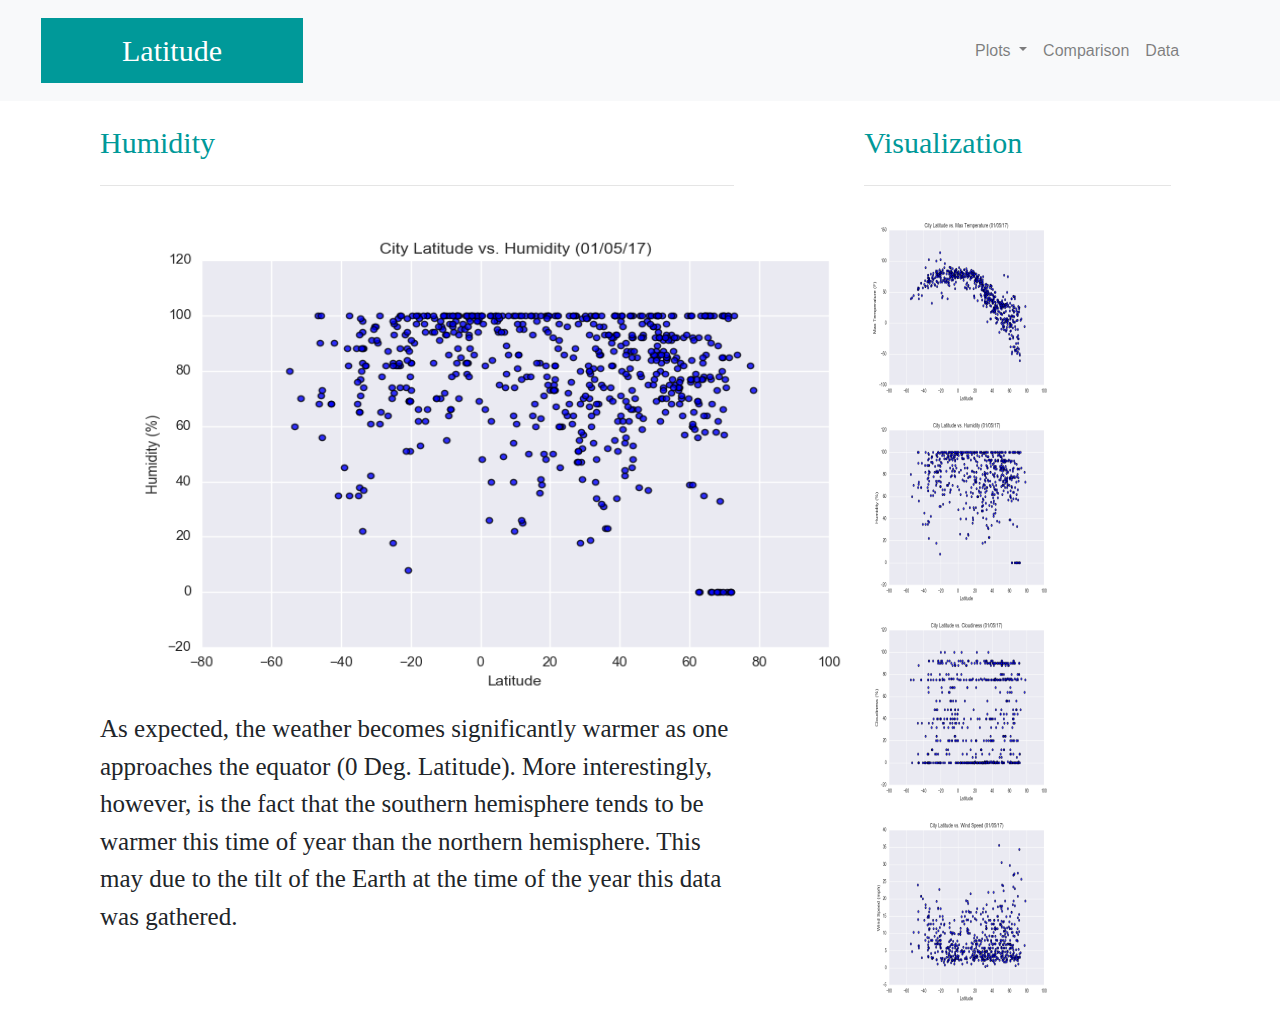
<file: humidity.html>
<!DOCTYPE html>
<html lang="en">

<head>
  <meta charset="UTF-8">
  <title>Humidity</title>

  <link rel="stylesheet" href="https://stackpath.bootstrapcdn.com/bootstrap/4.3.1/css/bootstrap.min.css" integrity="sha384-ggOyR0iXCbMQv3Xipma34MD+dH/1fQ784/j6cY/iJTQUOhcWr7x9JvoRxT2MZw1T" crossorigin="anonymous">

  <script src="https://code.jquery.com/jquery-3.3.1.slim.min.js" integrity="sha384-q8i/X+965DzO0rT7abK41JStQIAqVgRVzpbzo5smXKp4YfRvH+8abtTE1Pi6jizo" crossorigin="anonymous"></script>
  <script src="https://cdnjs.cloudflare.com/ajax/libs/popper.js/1.14.7/umd/popper.min.js" integrity="sha384-UO2eT0CpHqdSJQ6hJty5KVphtPhzWj9WO1clHTMGa3JDZwrnQq4sF86dIHNDz0W1" crossorigin="anonymous"></script>
  <script src="https://stackpath.bootstrapcdn.com/bootstrap/4.3.1/js/bootstrap.min.js" integrity="sha384-JjSmVgyd0p3pXB1rRibZUAYoIIy6OrQ6VrjIEaFf/nJGzIxFDsf4x0xIM+B07jRM" crossorigin="anonymous"></script>

  <link rel="stylesheet" href="style.css">
</head>

<body>

  <nav class="navbar navbar-expand-lg navbar-light bg-light">

        <div class="col-md-3">
                 <div>
                    <a class="nav-link box green" href="index.html" target="_blank">Latitude</a>
                 </div>
        </div>

        <div class="col-md-6">
        </div>

        <div class="col-md-3">
            <button class="navbar-toggler" type="button" data-toggle="collapse" data-target="#navbarSupportedContent" aria-controls="navbarSupportedContent" aria-expanded="false" aria-label="Toggle navigation">
                <span class="navbar-toggler-icon"></span>
            </button>


             <div class="collapse navbar-collapse" id="navbarSupportedContent">
                <ul class="navbar-nav mr-auto">

                    <li class="nav-item dropdown">
                        <a class="nav-link dropdown-toggle" href="#" id="navbarDropdown" role="button" data-toggle="dropdown" aria-haspopup="true" aria-expanded="false">
                            Plots
                        </a>

                        <div class="dropdown-menu" aria-labelledby="navbarDropdown">
                            <a class="dropdown-item" href="maxtemp.html" target="_blank">Max Temperature</a>
                            <a class="dropdown-item" href="humidity.html" target="_blank">Humidity</a>
                            <a class="dropdown-item" href="cloudiness.html" target="_blank">Cloudiness</a>
                            <a class="dropdown-item" href="windspeed.html" target="_blank">Wind Speed</a>
                        </div>
                    </li>

                    <li class="nav-item">
                        <a class="nav-link" href="comparison.html" target="_blank">Comparison</a>
                    </li>
                    <li class="nav-item">
                        <a class="nav-link" href="data.html" target="_blank">Data</a>
                    </li>

                </ul>

                </div>
            </div>

    </nav>
    <br>

    <div class="row">
        <div class="col-md-7">
            <div class="jumbotron box1 white">
                <h1 class="display-4 box2">Humidity</h1>
                <hr class="my-4">
                <img src="assets/images/Fig2.png" alt="Fig2" style="width:810px;height:500px;">
                <p class = "box3"> As expected, the weather becomes significantly warmer as one approaches the equator (0 Deg. Latitude). More interestingly, however, is the fact that the southern hemisphere tends to be warmer this time of year than the northern hemisphere. This may due to the tilt of the Earth at the time of the year this data was gathered.</p>
            </div>
        </div>

        <div class="col-md-4">
            <div class="jumbotron box1 white">
                <h1 class="display-4 box2">Visualization</h1>
                <hr class="my-4">
                <a href="maxtemp.html">
                    <img src="assets/images/Fig1.png" alt="Fig1" style="float:left;width:200px;height:200px;">
                </a>
                <a href="humidity.html">
                    <img src="assets/images/Fig2.png" alt="Fig2" style="float:left;width:200px;height:200px;">
                </a>
                <a href="cloudiness.html">
                    <img src="assets/images/Fig3.png" alt="Fig3" style="float:left;width:200px;height:200px;">
                </a>
                <a href="windspeed.html">
                    <img src="assets/images/Fig4.png" alt="Fig4" style="float:left;width:200px;height:200px;">
                </a>
            </div>
        </div>

</body>

</html>
</file>
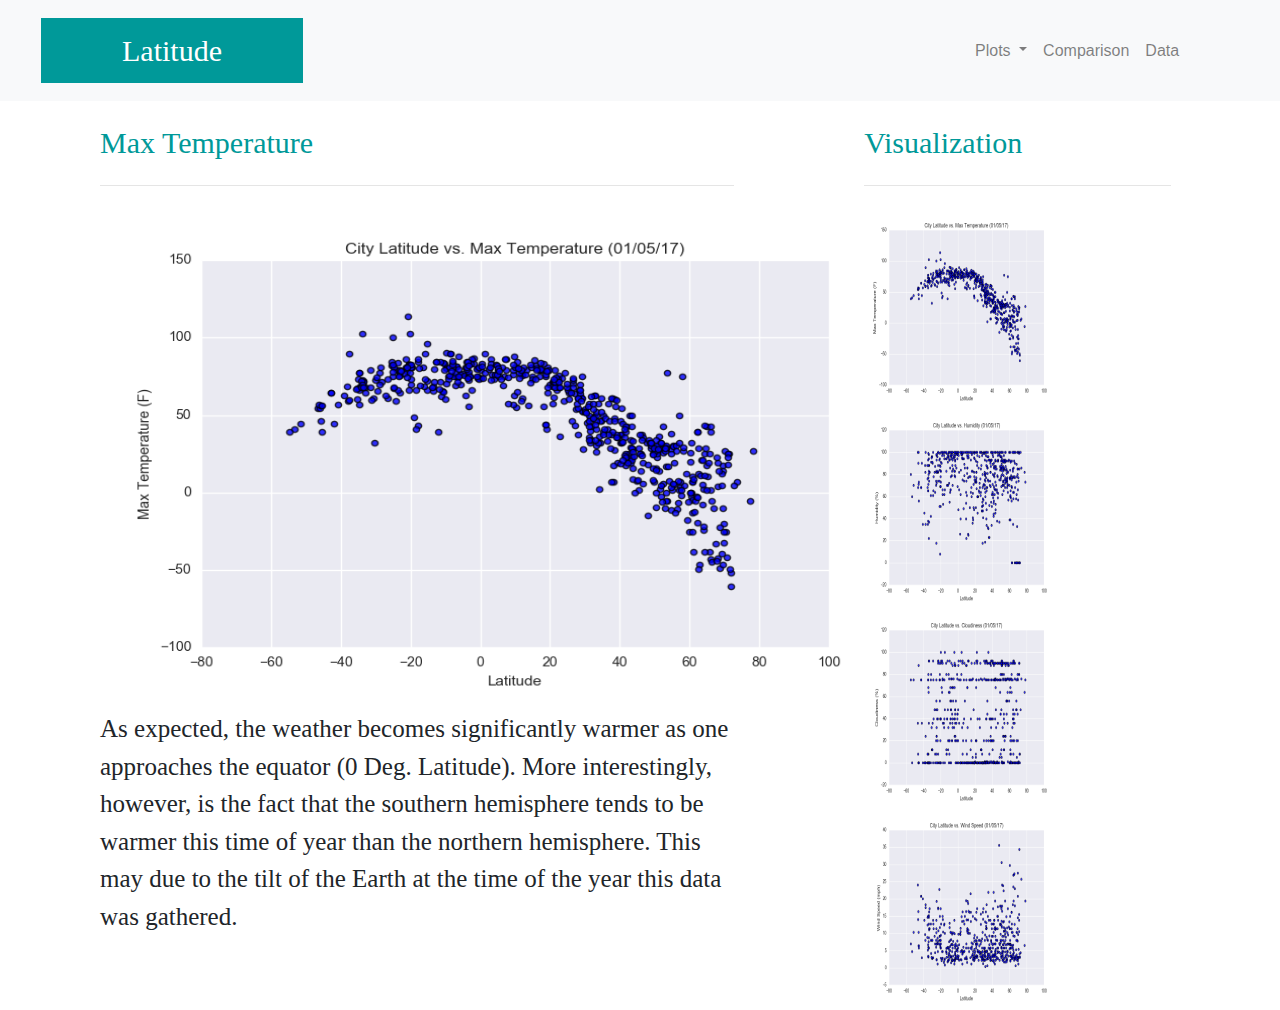
<file: maxtemp.html>
<!DOCTYPE html>
<html lang="en">

<head>
  <meta charset="UTF-8">
  <title>Max Temperature</title>

  <link rel="stylesheet" href="https://stackpath.bootstrapcdn.com/bootstrap/4.3.1/css/bootstrap.min.css" integrity="sha384-ggOyR0iXCbMQv3Xipma34MD+dH/1fQ784/j6cY/iJTQUOhcWr7x9JvoRxT2MZw1T" crossorigin="anonymous">

  <script src="https://code.jquery.com/jquery-3.3.1.slim.min.js" integrity="sha384-q8i/X+965DzO0rT7abK41JStQIAqVgRVzpbzo5smXKp4YfRvH+8abtTE1Pi6jizo" crossorigin="anonymous"></script>
  <script src="https://cdnjs.cloudflare.com/ajax/libs/popper.js/1.14.7/umd/popper.min.js" integrity="sha384-UO2eT0CpHqdSJQ6hJty5KVphtPhzWj9WO1clHTMGa3JDZwrnQq4sF86dIHNDz0W1" crossorigin="anonymous"></script>
  <script src="https://stackpath.bootstrapcdn.com/bootstrap/4.3.1/js/bootstrap.min.js" integrity="sha384-JjSmVgyd0p3pXB1rRibZUAYoIIy6OrQ6VrjIEaFf/nJGzIxFDsf4x0xIM+B07jRM" crossorigin="anonymous"></script>

  <link rel="stylesheet" href="style.css">
</head>

<body>

  <nav class="navbar navbar-expand-lg navbar-light bg-light">

        <div class="col-md-3">
                 <div>
                    <a class="nav-link box green" href="index.html" target="_blank">Latitude</a>
                 </div>
        </div>

        <div class="col-md-6">
        </div>

        <div class="col-md-3">
            <button class="navbar-toggler" type="button" data-toggle="collapse" data-target="#navbarSupportedContent" aria-controls="navbarSupportedContent" aria-expanded="false" aria-label="Toggle navigation">
                <span class="navbar-toggler-icon"></span>
            </button>


             <div class="collapse navbar-collapse" id="navbarSupportedContent">
                <ul class="navbar-nav mr-auto">

                    <li class="nav-item dropdown">
                        <a class="nav-link dropdown-toggle" href="#" id="navbarDropdown" role="button" data-toggle="dropdown" aria-haspopup="true" aria-expanded="false">
                            Plots
                        </a>

                        <div class="dropdown-menu" aria-labelledby="navbarDropdown">
                            <a class="dropdown-item" href="maxtemp.html" target="_blank">Max Temperature</a>
                            <a class="dropdown-item" href="humidity.html" target="_blank">Humidity</a>
                            <a class="dropdown-item" href="cloudiness.html" target="_blank">Cloudiness</a>
                            <a class="dropdown-item" href="windspeed.html" target="_blank">Wind Speed</a>
                        </div>
                    </li>

                    <li class="nav-item">
                        <a class="nav-link" href="comparison.html" target="_blank">Comparison</a>
                    </li>
                    <li class="nav-item">
                        <a class="nav-link" href="data.html" target="_blank">Data</a>
                    </li>

                </ul>

                </div>
            </div>

    </nav>
    <br>

    <div class="row">
        <div class="col-md-7">
            <div class="jumbotron box1 white">
                <h1 class="display-4 box2">Max Temperature</h1>
                <hr class="my-4">
                <img src="assets/images/Fig1.png" alt="Fig1" style="width:810px;height:500px;">
                <p class = "box3"> As expected, the weather becomes significantly warmer as one approaches the equator (0 Deg. Latitude). More interestingly, however, is the fact that the southern hemisphere tends to be warmer this time of year than the northern hemisphere. This may due to the tilt of the Earth at the time of the year this data was gathered.</p>
            </div>
        </div>

        <div class="col-md-4">
            <div class="jumbotron box1 white">
                <h1 class="display-4 box2">Visualization</h1>
                <hr class="my-4">
                <a href="maxtemp.html">
                    <img src="assets/images/Fig1.png" alt="Fig1" style="float:left;width:200px;height:200px;">
                </a>
                <a href="humidity.html">
                    <img src="assets/images/Fig2.png" alt="Fig2" style="float:left;width:200px;height:200px;">
                </a>
                <a href="cloudiness.html">
                    <img src="assets/images/Fig3.png" alt="Fig3" style="float:left;width:200px;height:200px;">
                </a>
                <a href="windspeed.html">
                    <img src="assets/images/Fig4.png" alt="Fig4" style="float:left;width:200px;height:200px;">
                </a>
            </div>
        </div>

</body>

</html>
</file>
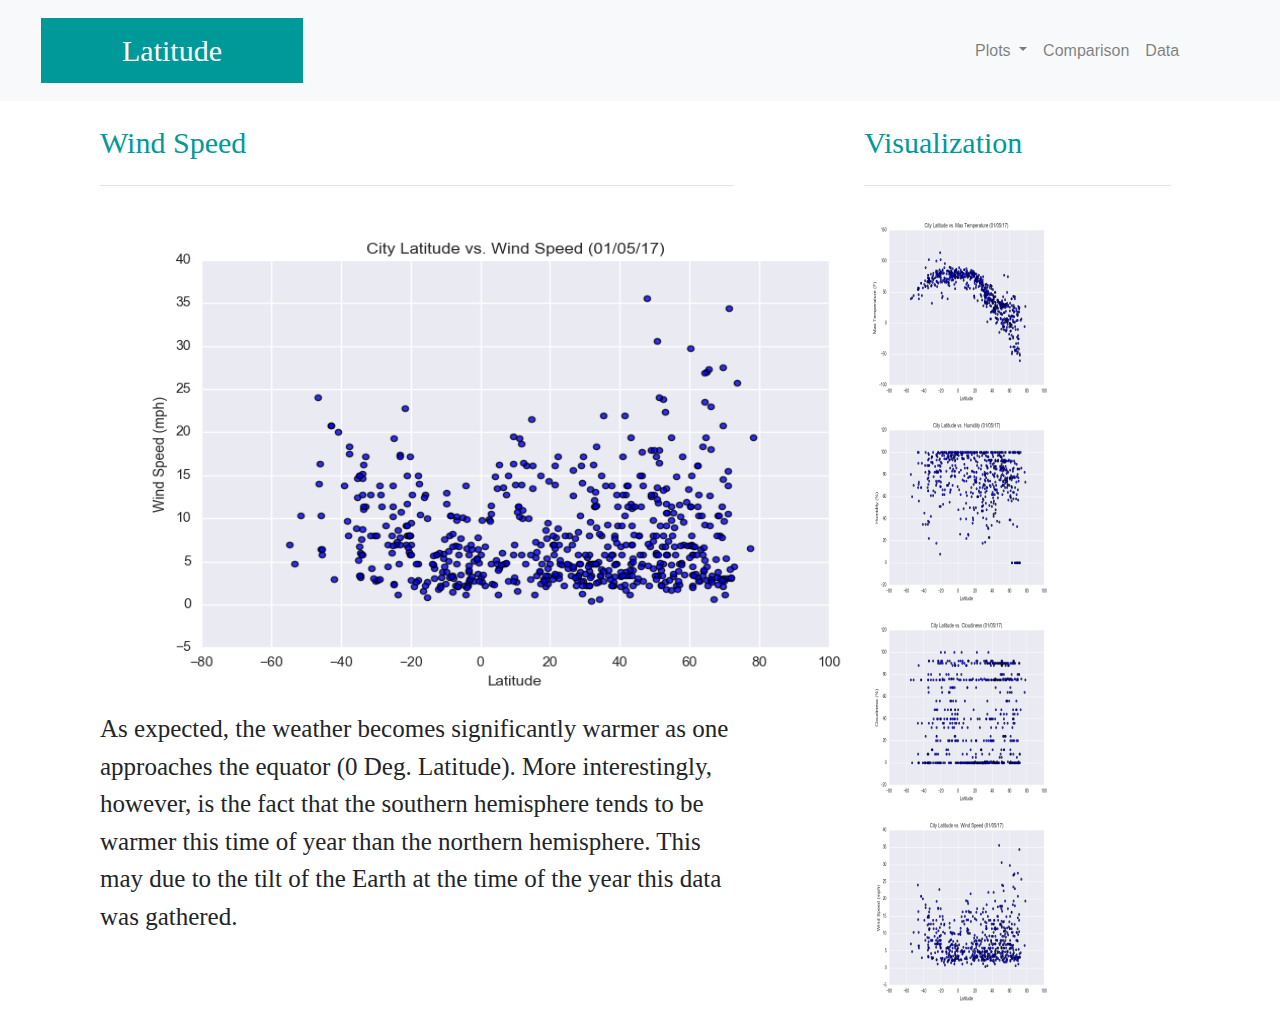
<file: windspeed.html>
<!DOCTYPE html>
<html lang="en">

<head>
  <meta charset="UTF-8">
  <title>Wind Speed</title>

  <link rel="stylesheet" href="https://stackpath.bootstrapcdn.com/bootstrap/4.3.1/css/bootstrap.min.css" integrity="sha384-ggOyR0iXCbMQv3Xipma34MD+dH/1fQ784/j6cY/iJTQUOhcWr7x9JvoRxT2MZw1T" crossorigin="anonymous">

  <script src="https://code.jquery.com/jquery-3.3.1.slim.min.js" integrity="sha384-q8i/X+965DzO0rT7abK41JStQIAqVgRVzpbzo5smXKp4YfRvH+8abtTE1Pi6jizo" crossorigin="anonymous"></script>
  <script src="https://cdnjs.cloudflare.com/ajax/libs/popper.js/1.14.7/umd/popper.min.js" integrity="sha384-UO2eT0CpHqdSJQ6hJty5KVphtPhzWj9WO1clHTMGa3JDZwrnQq4sF86dIHNDz0W1" crossorigin="anonymous"></script>
  <script src="https://stackpath.bootstrapcdn.com/bootstrap/4.3.1/js/bootstrap.min.js" integrity="sha384-JjSmVgyd0p3pXB1rRibZUAYoIIy6OrQ6VrjIEaFf/nJGzIxFDsf4x0xIM+B07jRM" crossorigin="anonymous"></script>

  <link rel="stylesheet" href="style.css">
</head>

<body>

  <nav class="navbar navbar-expand-lg navbar-light bg-light">

        <div class="col-md-3">
                 <div>
                    <a class="nav-link box green" href="index.html" target="_blank">Latitude</a>
                 </div>
        </div>

        <div class="col-md-6">
        </div>

        <div class="col-md-3">
            <button class="navbar-toggler" type="button" data-toggle="collapse" data-target="#navbarSupportedContent" aria-controls="navbarSupportedContent" aria-expanded="false" aria-label="Toggle navigation">
                <span class="navbar-toggler-icon"></span>
            </button>


             <div class="collapse navbar-collapse" id="navbarSupportedContent">
                <ul class="navbar-nav mr-auto">

                    <li class="nav-item dropdown">
                        <a class="nav-link dropdown-toggle" href="#" id="navbarDropdown" role="button" data-toggle="dropdown" aria-haspopup="true" aria-expanded="false">
                            Plots
                        </a>

                        <div class="dropdown-menu" aria-labelledby="navbarDropdown">
                            <a class="dropdown-item" href="maxtemp.html" target="_blank">Max Temperature</a>
                            <a class="dropdown-item" href="humidity.html" target="_blank">Humidity</a>
                            <a class="dropdown-item" href="cloudiness.html" target="_blank">Cloudiness</a>
                            <a class="dropdown-item" href="windspeed.html" target="_blank">Wind Speed</a>
                        </div>
                    </li>

                    <li class="nav-item">
                        <a class="nav-link" href="comparison.html" target="_blank">Comparison</a>
                    </li>
                    <li class="nav-item">
                        <a class="nav-link" href="data.html" target="_blank">Data</a>
                    </li>

                </ul>

                </div>
            </div>

    </nav>
    <br>

    <div class="row">
        <div class="col-md-7">
            <div class="jumbotron box1 white">
                <h1 class="display-4 box2">Wind Speed</h1>
                <hr class="my-4">
                <img src="assets/images/Fig4.png" alt="Fig4" style="width:810px;height:500px;">
                <p class = "box3"> As expected, the weather becomes significantly warmer as one approaches the equator (0 Deg. Latitude). More interestingly, however, is the fact that the southern hemisphere tends to be warmer this time of year than the northern hemisphere. This may due to the tilt of the Earth at the time of the year this data was gathered.</p>
            </div>
        </div>

        <div class="col-md-4">
            <div class="jumbotron box1 white">
                <h1 class="display-4 box2">Visualization</h1>
                <hr class="my-4">
                <a href="maxtemp.html">
                    <img src="assets/images/Fig1.png" alt="Fig1" style="float:left;width:200px;height:200px;">
                </a>
                <a href="humidity.html">
                    <img src="assets/images/Fig2.png" alt="Fig2" style="float:left;width:200px;height:200px;">
                </a>
                <a href="cloudiness.html">
                    <img src="assets/images/Fig3.png" alt="Fig3" style="float:left;width:200px;height:200px;">
                </a>
                <a href="windspeed.html">
                    <img src="assets/images/Fig4.png" alt="Fig4" style="float:left;width:200px;height:200px;">
                </a>
            </div>
        </div>

</body>

</html>
</file>
<file: style.css>
.box {
  min-height: 50px;
  text-align: center;
  font-size: 30px;
  font-family:Georgia, 'Times New Roman', Times, serif;
  padding: 10px;
  margin: 10px;
  font-weight: 500;
  color:white;
}

.box1 {
  padding: 0px 0px 0px 100px;
}
.box2 {
  font-size: 30px;
  font-family:Georgia, 'Times New Roman', Times, serif;
  font-weight: 500;
  color:#009999;
}
.box3{
  font-size: 25px;
  font-family:Georgia, 'Times New Roman', Times, serif;
}

.box4 {
  font-size: 25px;
  margin: 50px;
  font-weight: 500;
}

.green {
  background: #009999
}
.white {
  background:white
}
</file>
